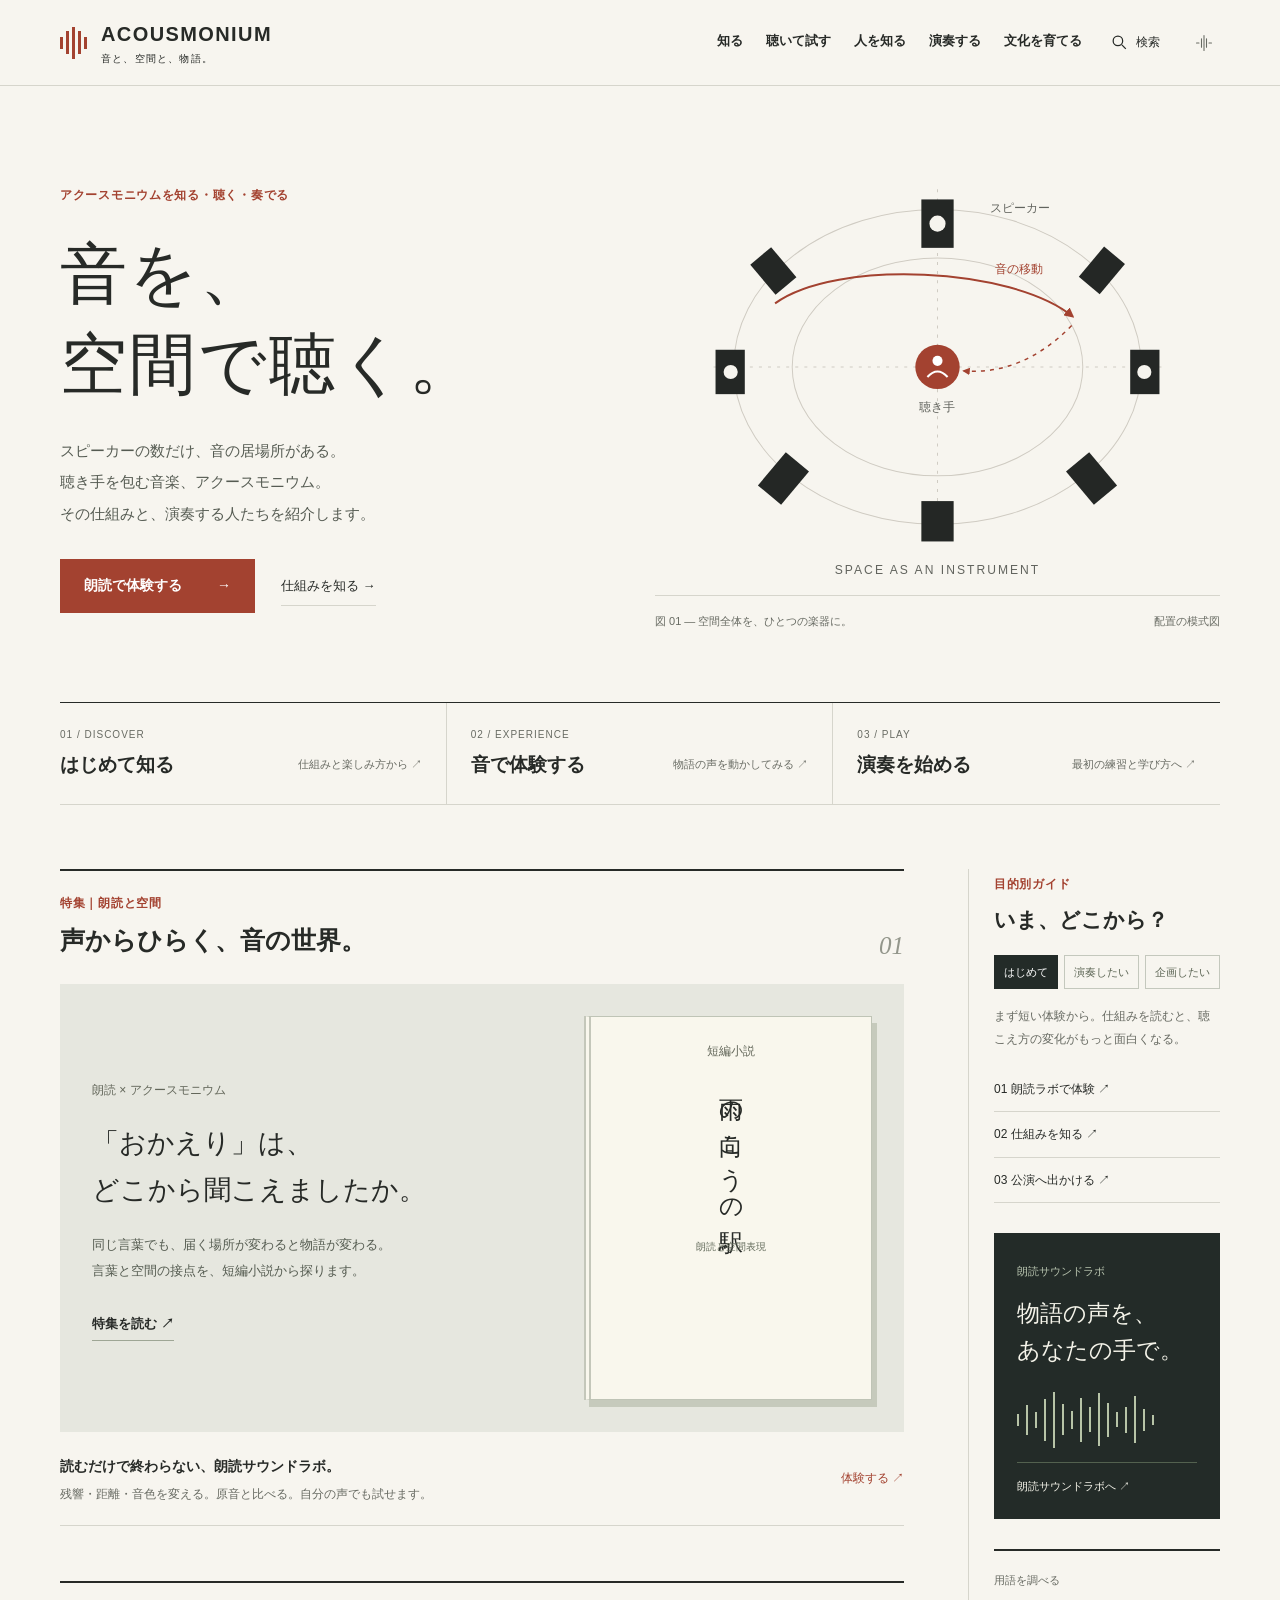
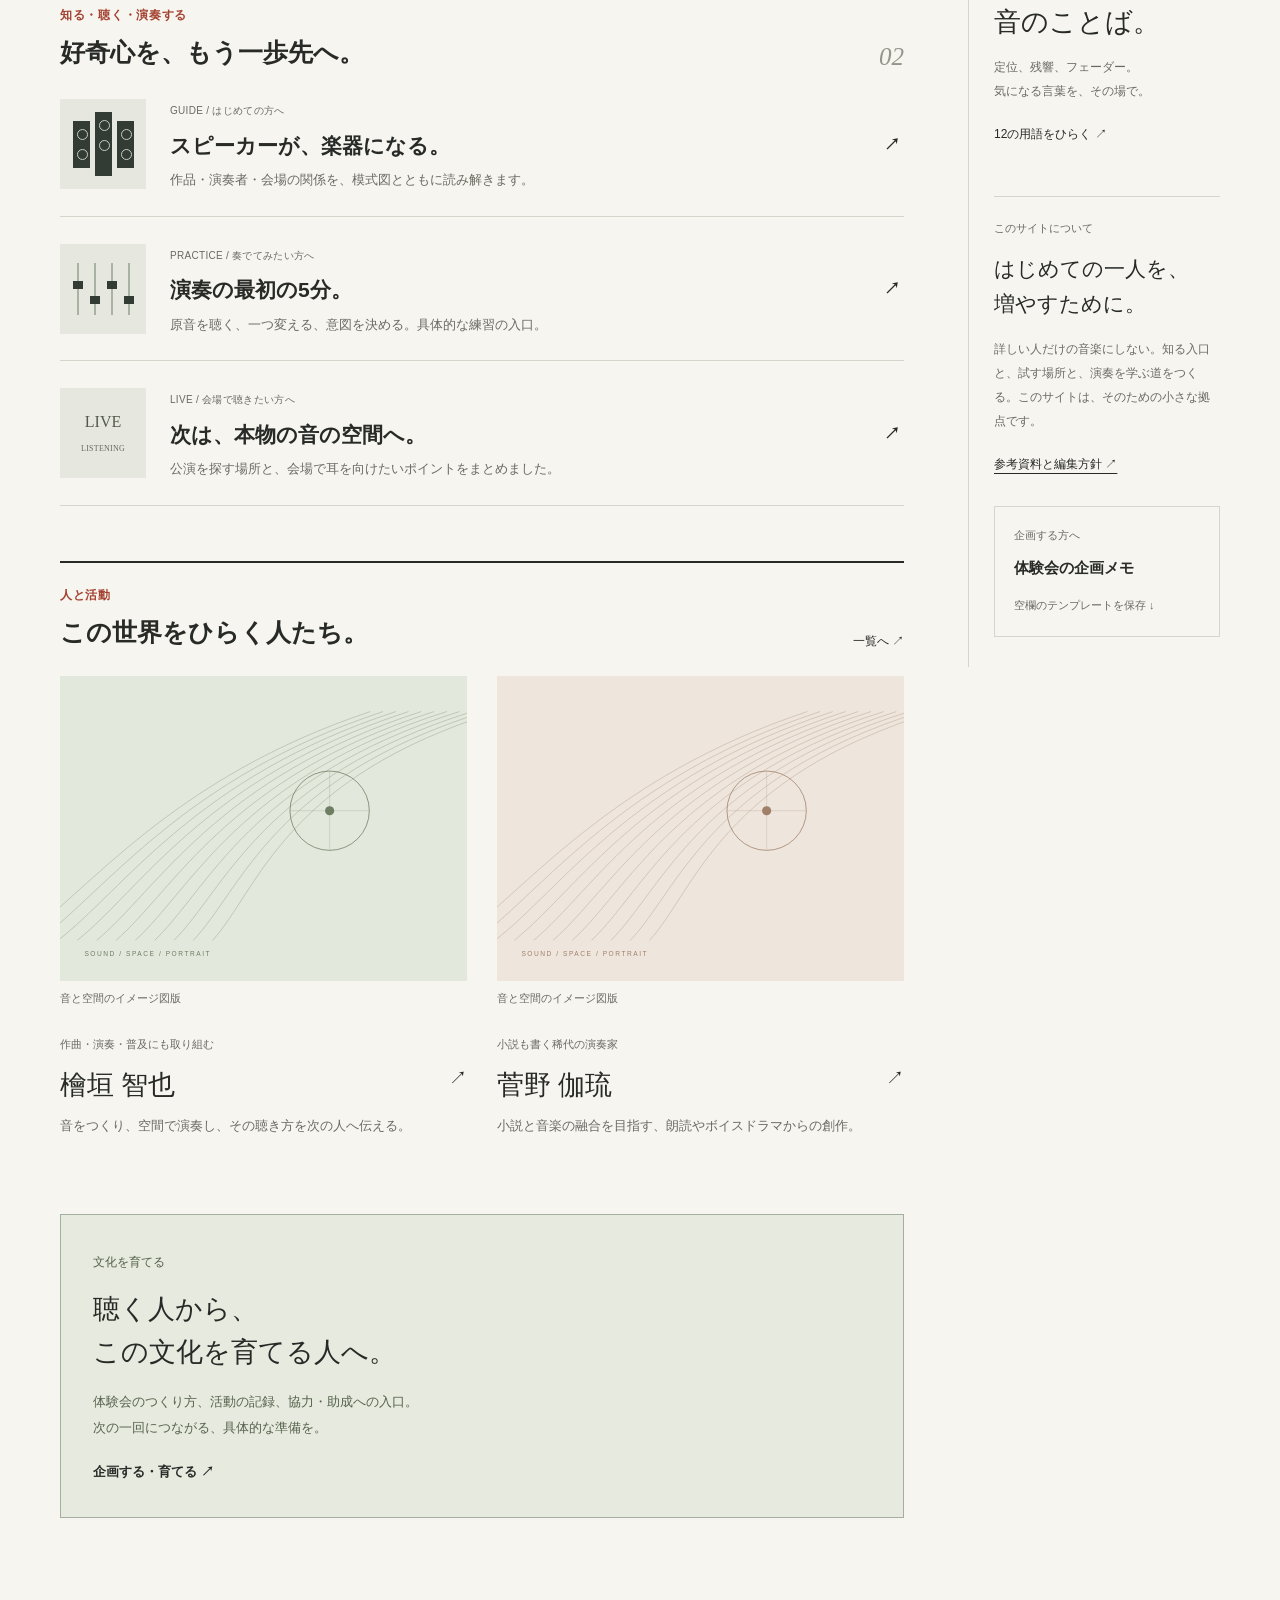
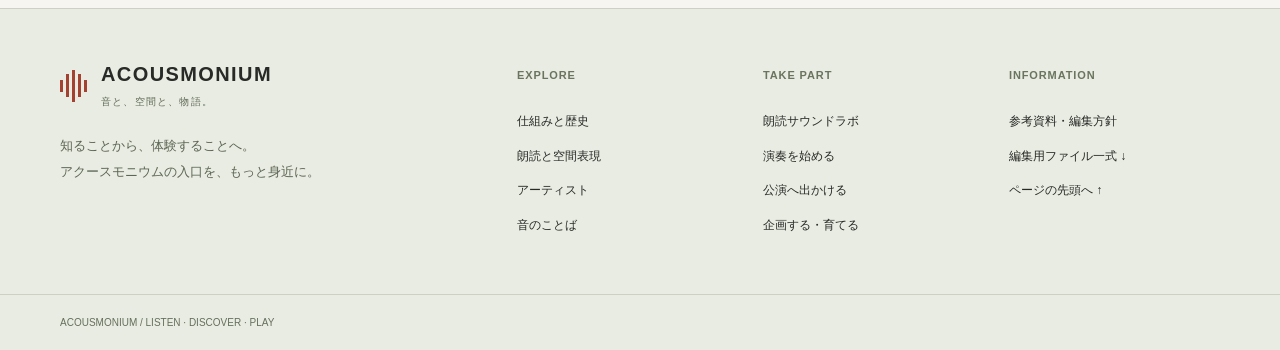
<file: index.html>
<!doctype html>
<html lang="ja">
  <head>
    <meta charset="utf-8" />
    <meta name="viewport" content="width=device-width,initial-scale=1" />
    <title>音の中に、入ってみる。 | ACOUSMONIUM</title>
    <meta
      name="description"
      content="アクースモニウムの仕組み、朗読体験、演奏者の活動、演奏を始めるためのガイド。音と空間の文化を、もっと身近に。"
    />
    <meta name="theme-color" content="#102c32" />
    <meta property="og:title" content="音の中に、入ってみる。 | ACOUSMONIUM" />
    <meta
      property="og:description"
      content="アクースモニウムの仕組み、朗読体験、演奏者の活動、演奏を始めるためのガイド。音と空間の文化を、もっと身近に。"
    />
    <meta property="og:type" content="website" />
    <link rel="icon" href="assets/favicon.svg" type="image/svg+xml" />
    <link rel="stylesheet" href="style.css" />
    <link rel="stylesheet" href="pages.css" />
    <link rel="stylesheet" href="editorial.css" />
  </head>
  <body id="top" class="home-page">
    <a class="skip-link" href="#main-content">本文へ移動</a>
    <div class="reading-progress" aria-hidden="true">
      <span id="reading-progress"></span>
    </div>

    <header class="masthead">
      <a class="brand" href="index.html"
        ><span class="brand-mark" aria-hidden="true"
          ><i></i><i></i><i></i><i></i><i></i></span
        ><span>ACOUSMONIUM<small>音と、空間と、物語。</small></span></a
      >
      <nav class="desktop-nav" aria-label="メインナビゲーション">
        <a href="about.html">知る</a><a href="lab.html">聴いて試す</a
        ><a href="artists.html">人を知る</a><a href="start.html">演奏する</a
        ><a href="organize.html">文化を育てる</a>
      </nav>
      <button class="search-trigger" type="button" aria-label="サイト内を検索">
        <svg viewBox="0 0 24 24" aria-hidden="true">
          <circle cx="10" cy="10" r="6"></circle>
          <path d="m15 15 5 5"></path></svg
        ><span>検索</span>
      </button>
      <button
        class="motion-toggle"
        type="button"
        aria-label="装飾の動きを止める"
        aria-pressed="false"
        title="装飾の動きを止める"
        hidden
      >
        <svg viewBox="0 0 24 24" aria-hidden="true">
          <path d="M3 12h3m3-5v10m3-14v18m3-14v10m3-5h3" />
          <path class="motion-off-line" d="M3 3l18 18" />
        </svg>
      </button>
      <details class="mobile-menu">
        <summary>メニュー</summary>
        <nav aria-label="モバイルナビゲーション">
          <a href="about.html">知る</a><a href="lab.html">聴いて試す</a
          ><a href="artists.html">人を知る</a><a href="start.html">演奏する</a
          ><a href="organize.html">文化を育てる</a
          ><a href="visit.html">公演を探す</a
          ><a href="glossary.html">音のことば</a>
        </nav>
      </details>
    </header>
    <main id="main-content">
      <section class="cover">
        <div class="cover-copy">
          <p class="category-label">アクースモニウムを知る・聴く・奏でる</p>
          <h1>音を、<br />空間で聴く。</h1>
          <p>
            スピーカーの数だけ、音の居場所がある。<br />聴き手を包む音楽、アクースモニウム。<br />その仕組みと、演奏する人たちを紹介します。
          </p>
          <div class="cover-actions">
            <a class="solid-button" href="lab.html"
              >朗読で体験する <span>→</span></a
            ><a href="about.html">仕組みを知る →</a>
          </div>
        </div>
        <figure class="sound-plate">
          <svg
            viewBox="0 0 560 440"
            role="img"
            aria-labelledby="plate-title plate-desc"
          >
            <title id="plate-title">聴き手を囲むスピーカー</title>
            <desc id="plate-desc">
              異なる場所のスピーカーへ音を配り、空間全体で演奏する考え方を表した模式図です。
            </desc>
            <defs>
              <marker
                id="arrow"
                viewBox="0 0 10 10"
                refX="8"
                refY="5"
                markerWidth="5"
                markerHeight="5"
                orient="auto-start-reverse"
              >
                <path d="M0 0L10 5L0 10Z" fill="#a34230"></path>
              </marker>
            </defs>
            <g fill="none" stroke="#d0ccc3">
              <ellipse cx="280" cy="214" rx="202" ry="156"></ellipse>
              <ellipse cx="280" cy="214" rx="144" ry="108"></ellipse>
              <path d="M58 214H502M280 38V386" stroke-dasharray="3 6"></path>
            </g>
            <g fill="#242725">
              <rect x="264" y="48" width="32" height="48"></rect>
              <rect
                x="104"
                y="99"
                width="27"
                height="39"
                transform="rotate(-40 118 119)"
              ></rect>
              <rect
                x="429"
                y="99"
                width="27"
                height="39"
                transform="rotate(40 443 119)"
              ></rect>
              <rect x="60" y="197" width="29" height="44"></rect>
              <rect x="471" y="197" width="29" height="44"></rect>
              <rect
                x="112"
                y="303"
                width="30"
                height="43"
                transform="rotate(40 127 325)"
              ></rect>
              <rect
                x="418"
                y="303"
                width="30"
                height="43"
                transform="rotate(-40 433 325)"
              ></rect>
              <rect x="264" y="347" width="32" height="40"></rect>
            </g>
            <g fill="#f6f4ee">
              <circle cx="280" cy="72" r="8"></circle>
              <circle cx="75" cy="219" r="7"></circle>
              <circle cx="485" cy="219" r="7"></circle>
            </g>
            <path
              d="M119 151C180 107 354 115 414 164"
              stroke="#a34230"
              stroke-width="2"
              fill="none"
              marker-end="url(#arrow)"
            ></path>
            <path
              d="M413 173C380 207 343 221 306 218"
              stroke="#a34230"
              stroke-width="1.5"
              stroke-dasharray="4 5"
              fill="none"
              marker-end="url(#arrow)"
            ></path>
            <circle cx="280" cy="214" r="22" fill="#a34230"></circle>
            <circle cx="280" cy="208" r="5" fill="#fff"></circle>
            <path
              d="M270 224Q280 213 290 224"
              stroke="#fff"
              stroke-width="2"
              fill="none"
            ></path>
            <g font-family="sans-serif" font-size="12" fill="#62645e">
              <text x="280" y="258" text-anchor="middle">聴き手</text>
              <text x="332" y="60">スピーカー</text>
              <text x="337" y="121" fill="#a34230">音の移動</text>
              <text x="280" y="419" text-anchor="middle" letter-spacing="2">
                SPACE AS AN INSTRUMENT
              </text>
            </g>
          </svg>
          <figcaption>
            <span>図 01 — 空間全体を、ひとつの楽器に。</span
            ><span>配置の模式図</span>
          </figcaption>
        </figure>
      </section>
      <nav class="entry-routes" aria-label="目的から選ぶ">
        <a href="about.html"
          ><span>01 / DISCOVER</span><b>はじめて知る</b
          ><small>仕組みと楽しみ方から ↗</small></a
        ><a href="lab.html"
          ><span>02 / EXPERIENCE</span><b>音で体験する</b
          ><small>物語の声を動かしてみる ↗</small></a
        ><a href="start.html"
          ><span>03 / PLAY</span><b>演奏を始める</b
          ><small>最初の練習と学び方へ ↗</small></a
        >
      </nav>
      <div class="home-layout">
        <div class="home-main">
          <section class="editorial-section">
            <div class="section-top">
              <div>
                <span class="category-label">特集｜朗読と空間</span>
                <h2>声からひらく、音の世界。</h2>
              </div>
              <span class="section-number">01</span>
            </div>
            <a class="feature-banner" href="story.html"
              ><div>
                <span>朗読 × アクースモニウム</span>
                <h3>「おかえり」は、<br />どこから聞こえましたか。</h3>
                <p>
                  同じ言葉でも、届く場所が変わると物語が変わる。<br />言葉と空間の接点を、短編小説から探ります。
                </p>
                <b>特集を読む ↗</b>
              </div>
              <div class="book-art" aria-hidden="true">
                <span>短編小説</span><strong>雨の向こうの駅</strong
                ><small>朗読と空間表現</small>
              </div></a
            >
            <div class="lab-ribbon">
              <span class="live-dot" aria-hidden="true"></span>
              <div>
                <b>読むだけで終わらない、朗読サウンドラボ。</b>
                <p>
                  残響・距離・音色を変える。原音と比べる。自分の声でも試せます。
                </p>
              </div>
              <a href="lab.html" aria-label="朗読サウンドラボへ">体験する ↗</a>
            </div>
          </section>
          <section class="editorial-section">
            <div class="section-top">
              <div>
                <span class="category-label">知る・聴く・演奏する</span>
                <h2>好奇心を、もう一歩先へ。</h2>
              </div>
              <span class="section-number">02</span>
            </div>
            <div class="reading-rows">
              <a href="about.html"
                ><div class="thumb speaker-thumb" aria-hidden="true">
                  <i></i><i></i><i></i>
                </div>
                <div>
                  <span>GUIDE / はじめての方へ</span>
                  <h3>スピーカーが、楽器になる。</h3>
                  <p>
                    作品・演奏者・会場の関係を、模式図とともに読み解きます。
                  </p>
                </div>
                <b>↗</b></a
              ><a href="start.html"
                ><div class="thumb fader-thumb" aria-hidden="true">
                  <i></i><i></i><i></i><i></i>
                </div>
                <div>
                  <span>PRACTICE / 奏でてみたい方へ</span>
                  <h3>演奏の最初の5分。</h3>
                  <p>
                    原音を聴く、一つ変える、意図を決める。具体的な練習の入口。
                  </p>
                </div>
                <b>↗</b></a
              ><a href="visit.html"
                ><div class="thumb seat-thumb" aria-hidden="true">
                  LIVE<br /><span>LISTENING</span>
                </div>
                <div>
                  <span>LIVE / 会場で聴きたい方へ</span>
                  <h3>次は、本物の音の空間へ。</h3>
                  <p>
                    公演を探す場所と、会場で耳を向けたいポイントをまとめました。
                  </p>
                </div>
                <b>↗</b></a
              >
            </div>
          </section>
          <section class="editorial-section">
            <div class="section-top">
              <div>
                <span class="category-label">人と活動</span>
                <h2>この世界をひらく人たち。</h2>
              </div>
              <a href="artists.html">一覧へ ↗</a>
            </div>
            <div class="artist-pair">
              <a href="higaki.html"
                ><figure class="person-image" data-person-figure="higaki">
                  <img
                    data-person="higaki"
                    src="assets/people/higaki-placeholder.svg"
                    alt="音と空間をモチーフにした図版（本人の写真ではありません）"
                    width="800"
                    height="600"
                    loading="lazy"
                    decoding="async"
                  />
                  <figcaption data-person-credit="higaki">
                    画像未設定
                  </figcaption>
                </figure>
                <div class="artist-info">
                  <span>作曲・演奏・普及にも取り組む</span>
                  <h3>檜垣 智也 <i>↗</i></h3>
                  <p>音をつくり、空間で演奏し、その聴き方を次の人へ伝える。</p>
                </div></a
              ><a href="kanno.html"
                ><figure class="person-image" data-person-figure="kanno">
                  <img
                    data-person="kanno"
                    src="assets/people/kanno-placeholder.svg"
                    alt="音と空間をモチーフにした図版（本人の写真ではありません）"
                    width="800"
                    height="600"
                    loading="lazy"
                    decoding="async"
                  />
                  <figcaption data-person-credit="kanno">
                    画像未設定
                  </figcaption>
                </figure>
                <div class="artist-info">
                  <span>小説も書く稀代の演奏家</span>
                  <h3>菅野 伽琉 <i>↗</i></h3>
                  <p>
                    小説と音楽の融合を目指す、朗読やボイスドラマからの創作。
                  </p>
                </div></a
              >
            </div>
          </section>
          <a class="grow-banner" href="organize.html"
            ><span>文化を育てる</span>
            <h2>聴く人から、<br />この文化を育てる人へ。</h2>
            <p>
              体験会のつくり方、活動の記録、協力・助成への入口。<br />次の一回につながる、具体的な準備を。
            </p>
            <b>企画する・育てる ↗</b></a
          >
        </div>
        <aside class="home-sidebar">
          <div class="sidebar-guide">
            <span class="side-eyebrow">目的別ガイド</span>
            <h2>いま、どこから？</h2>
            <div class="path-buttons" aria-label="関心に合わせた案内">
              <button type="button" data-path="first" aria-pressed="true">
                はじめて</button
              ><button type="button" data-path="play" aria-pressed="false">
                演奏したい</button
              ><button type="button" data-path="host" aria-pressed="false">
                企画したい
              </button>
            </div>
            <div id="path-panel">
              <p>
                まず短い体験から。仕組みを読むと、聴こえ方の変化がもっと面白くなる。
              </p>
              <a href="lab.html">01 朗読ラボで体験 ↗</a
              ><a href="about.html">02 仕組みを知る ↗</a
              ><a href="visit.html">03 公演へ出かける ↗</a>
            </div>
          </div>
          <a class="side-lab" href="lab.html"
            ><span>朗読サウンドラボ</span
            ><b>物語の声を、<br />あなたの手で。</b>
            <div class="mini-wave" aria-hidden="true">
              <i style="--h: 12px"></i><i style="--h: 30px"></i
              ><i style="--h: 16px"></i><i style="--h: 42px"></i
              ><i style="--h: 56px"></i><i style="--h: 31px"></i
              ><i style="--h: 18px"></i><i style="--h: 44px"></i
              ><i style="--h: 25px"></i><i style="--h: 53px"></i
              ><i style="--h: 34px"></i><i style="--h: 15px"></i
              ><i style="--h: 26px"></i><i style="--h: 47px"></i
              ><i style="--h: 22px"></i><i style="--h: 10px"></i>
            </div>
            <small>朗読サウンドラボへ ↗</small></a
          ><a class="dictionary-banner" href="glossary.html"
            ><span>用語を調べる</span><b>音のことば。</b>
            <p>定位、残響、フェーダー。<br />気になる言葉を、その場で。</p>
            <i>12の用語をひらく ↗</i></a
          >
          <div class="editor-note">
            <span>このサイトについて</span>
            <h3>はじめての一人を、<br />増やすために。</h3>
            <p>
              詳しい人だけの音楽にしない。知る入口と、試す場所と、演奏を学ぶ道をつくる。このサイトは、そのための小さな拠点です。
            </p>
            <a href="sources.html">参考資料と編集方針 ↗</a>
          </div>
          <a
            class="side-download"
            href="assets/project-template.txt"
            download=""
            ><span>企画する方へ</span><b>体験会の企画メモ</b
            ><small>空欄のテンプレートを保存 ↓</small></a
          >
        </aside>
      </div>
    </main>

    <footer class="site-footer">
      <div>
        <a class="brand" href="index.html"
          ><span class="brand-mark" aria-hidden="true"
            ><i></i><i></i><i></i><i></i><i></i></span
          ><span>ACOUSMONIUM<small>音と、空間と、物語。</small></span></a
        >
        <p>
          知ることから、体験することへ。<br />アクースモニウムの入口を、もっと身近に。
        </p>
        <small
          ></small
        >
      </div>
      <div>
        <b>EXPLORE</b><a href="about.html">仕組みと歴史</a
        ><a href="story.html">朗読と空間表現</a
        ><a href="artists.html">アーティスト</a
        ><a href="glossary.html">音のことば</a>
      </div>
      <div>
        <b>TAKE PART</b><a href="lab.html">朗読サウンドラボ</a
        ><a href="start.html">演奏を始める</a
        ><a href="visit.html">公演へ出かける</a
        ><a href="organize.html">企画する・育てる</a>
      </div>
      <div>
        <b>INFORMATION</b><a href="sources.html">参考資料・編集方針</a
        ><a href="source.zip" download="">編集用ファイル一式 ↓</a
        ><a href="#top">ページの先頭へ ↑</a>
      </div>
    </footer>
    <div class="footer-bottom">
      <span>ACOUSMONIUM / LISTEN · DISCOVER · PLAY</span
      ><span></span>
    </div>
    <dialog id="site-search" aria-labelledby="search-title">
      <div class="search-heading">
        <h2 id="search-title">気になることから、探す。</h2>
        <button id="search-close" type="button" aria-label="検索を閉じる">
          ×
        </button>
      </div>
      <label for="search-query">キーワード</label
      ><input
        id="search-query"
        type="search"
        placeholder="例：朗読、檜垣、演奏、助成"
        autocomplete="off"
      />
      <p id="search-count" role="status"></p>
      <div id="search-results"></div>
    </dialog>
    <script src="search-index.js"></script>
    <script src="editorial.js"></script>

    <script src="image-settings.js"></script>
    <script src="site-enhancements.js"></script>
  </body>
</html>
</file>
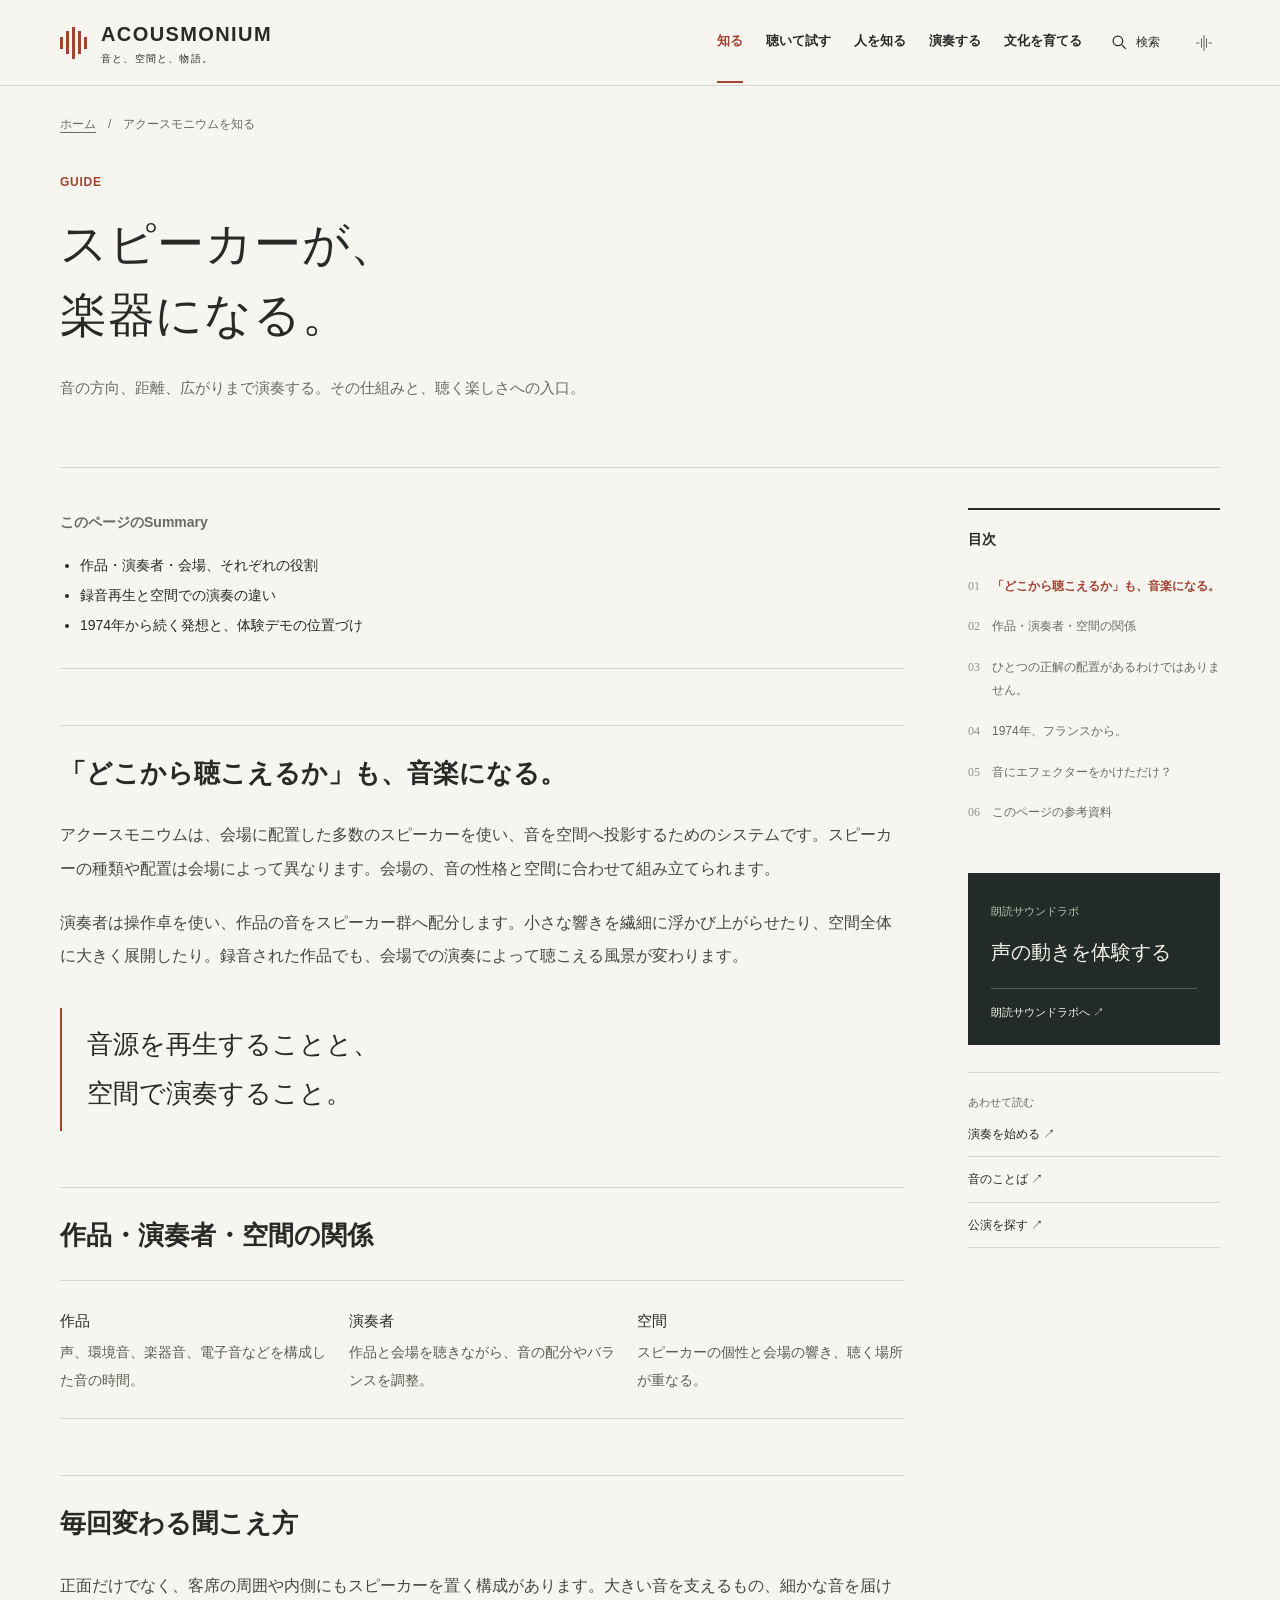
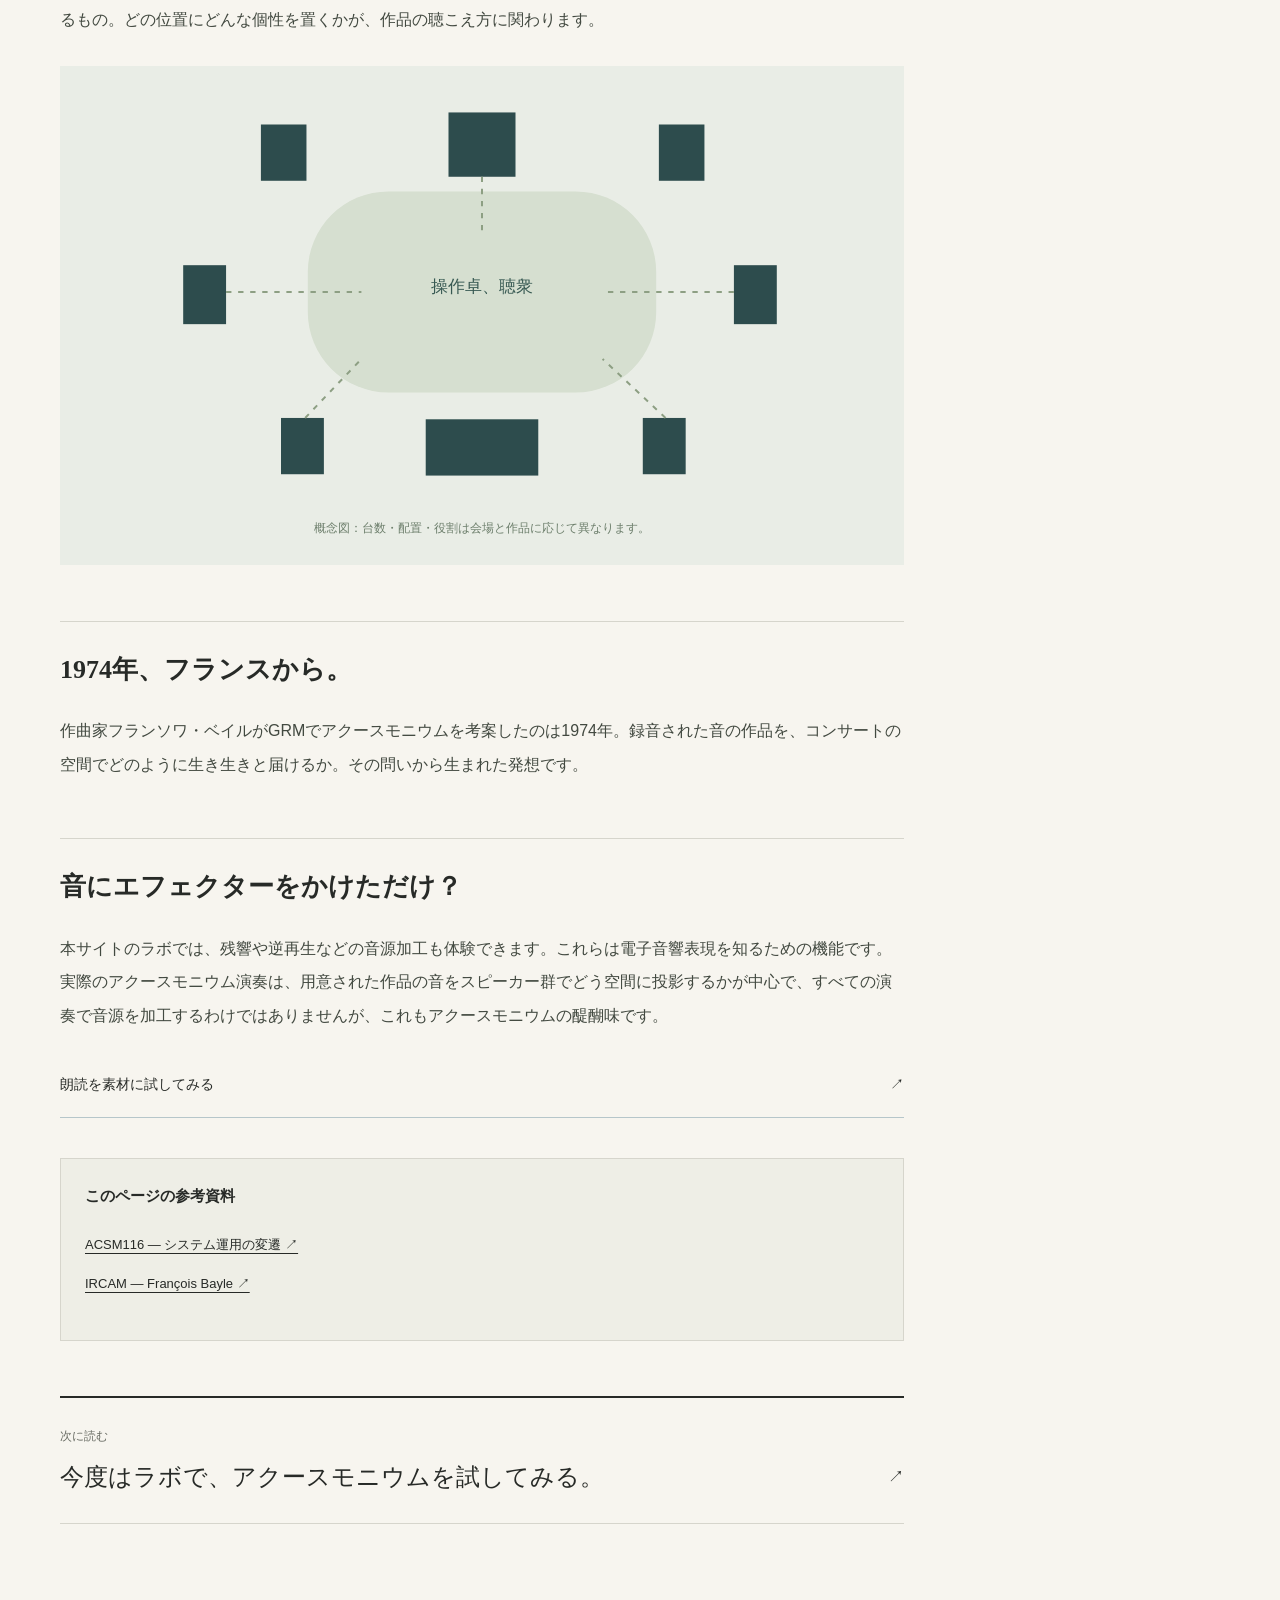
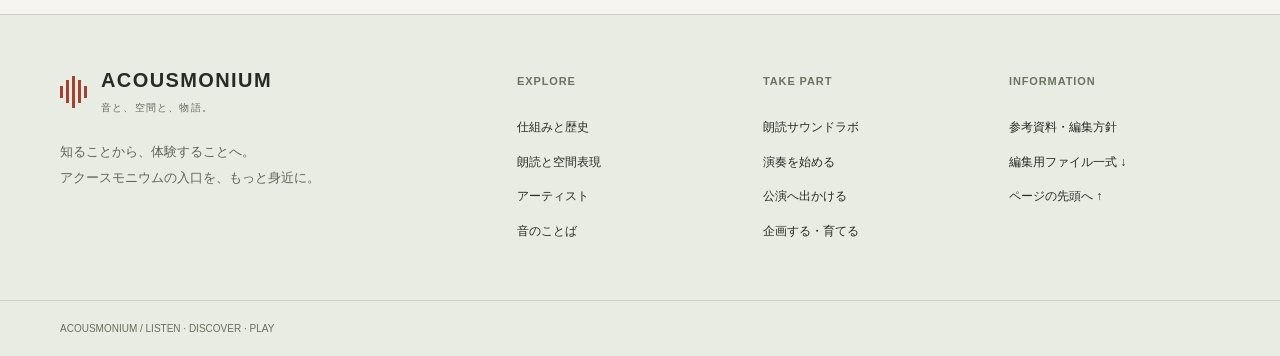
<file: about.html>
<!doctype html>
<html lang="ja">
  <head>
    <meta charset="utf-8" />
    <meta name="viewport" content="width=device-width,initial-scale=1" />
    <title>アクースモニウムを知る | ACOUSMONIUM</title>
    <meta
      name="description"
      content="音の方向、距離、広がりまで演奏する。その仕組みと、聴く楽しさへの入口。"
    />
    <meta name="theme-color" content="#102c32" />
    <meta property="og:title" content="アクースモニウムを知る | ACOUSMONIUM" />
    <meta
      property="og:description"
      content="音の方向、距離、広がりまで演奏する。その仕組みと、聴く楽しさへの入口。"
    />
    <meta property="og:type" content="website" />
    <link rel="icon" href="assets/favicon.svg" type="image/svg+xml" />
    <link rel="stylesheet" href="style.css" />
    <link rel="stylesheet" href="pages.css" />
    <link rel="stylesheet" href="editorial.css" />
  </head>
  <body id="top" class="article-page">
    <a class="skip-link" href="#main-content">本文へ移動</a>
    <div class="reading-progress" aria-hidden="true">
      <span id="reading-progress"></span>
    </div>

    <header class="masthead">
      <a class="brand" href="index.html"
        ><span class="brand-mark" aria-hidden="true"
          ><i></i><i></i><i></i><i></i><i></i></span
        ><span>ACOUSMONIUM<small>音と、空間と、物語。</small></span></a
      >
      <nav class="desktop-nav" aria-label="メインナビゲーション">
        <a href="about.html">知る</a><a href="lab.html">聴いて試す</a
        ><a href="artists.html">人を知る</a><a href="start.html">演奏する</a
        ><a href="organize.html">文化を育てる</a>
      </nav>
      <button class="search-trigger" type="button" aria-label="サイト内を検索">
        <svg viewBox="0 0 24 24" aria-hidden="true">
          <circle cx="10" cy="10" r="6"></circle>
          <path d="m15 15 5 5"></path></svg
        ><span>検索</span>
      </button>
      <button
        class="motion-toggle"
        type="button"
        aria-label="装飾の動きを止める"
        aria-pressed="false"
        title="装飾の動きを止める"
        hidden
      >
        <svg viewBox="0 0 24 24" aria-hidden="true">
          <path d="M3 12h3m3-5v10m3-14v18m3-14v10m3-5h3" />
          <path class="motion-off-line" d="M3 3l18 18" />
        </svg>
      </button>
      <details class="mobile-menu">
        <summary>メニュー</summary>
        <nav aria-label="モバイルナビゲーション">
          <a href="about.html">知る</a><a href="lab.html">聴いて試す</a
          ><a href="artists.html">人を知る</a><a href="start.html">演奏する</a
          ><a href="organize.html">文化を育てる</a
          ><a href="visit.html">公演を探す</a
          ><a href="glossary.html">音のことば</a>
        </nav>
      </details>
    </header>
    <main id="main-content">
      <div class="article-intro">
        <div class="breadcrumbs">
          <a href="index.html">ホーム</a><span>/</span
          ><span>アクースモニウムを知る</span>
        </div>
        <div class="article-title-row">
          <div>
            <p class="category-label">GUIDE</p>
            <h1>スピーカーが、<br />楽器になる。</h1>
            <p class="deck">
              音の方向、距離、広がりまで演奏する。その仕組みと、聴く楽しさへの入口。
            </p>
            <div class="article-meta">
              <span></span><span></span>
            </div>
          </div>
        </div>
      </div>
      <div class="article-layout">
        <article class="reading-body">
          <div class="article-summary">
            <h2>このページのSummary</h2>
            <ul>
              <li>作品・演奏者・会場、それぞれの役割</li>
              <li>録音再生と空間での演奏の違い</li>
              <li>1974年から続く発想と、体験デモの位置づけ</li>
            </ul>
          </div>
          <details class="mobile-toc">
            <summary>目次を開く</summary>
            <nav aria-label="記事内の目次">
              <a href="#section-1"
                ><span>01</span>「どこから聴こえるか」も、音楽になる。</a
              ><a href="#section-2"><span>02</span>作品・演奏者・空間の関係</a
              ><a href="#section-3"
                ><span>03</span>ひとつの正解の配置があるわけではありません。</a
              ><a href="#section-4"><span>04</span>1974年、フランスから。</a
              ><a href="#section-5"
                ><span>05</span
                >なにか説明を。</a
              ><a href="#section-6"><span>06</span>このページの参考資料</a>
            </nav>
          </details>
          <h2 id="section-1">「どこから聴こえるか」も、音楽になる。</h2>
          <p>
            アクースモニウムは、会場に配置した多数のスピーカーを使い、音を空間へ投影するためのシステムです。スピーカーの種類や配置は会場によって異なります。会場の、音の性格と空間に合わせて組み立てられます。
          </p>
          <p>
            演奏者は操作卓を使い、作品の音をスピーカー群へ配分します。小さな響きを繊細に浮かび上がらせたり、空間全体に大きく展開したり。録音された作品でも、会場での演奏によって聴こえる風景が変わります。
          </p>
          <div class="pullquote">
            音源を再生することと、<br />空間で演奏すること。
          </div>
          <h2 id="section-2">作品・演奏者・空間の関係</h2>
          <div class="steps">
            <div>
              <b>作品</b>
              <p>声、環境音、楽器音、電子音などを構成した音の時間。</p>
            </div>
            <div>
              <b>演奏者</b>
              <p>作品と会場を聴きながら、音の配分やバランスを調整。</p>
            </div>
            <div>
              <b>空間</b>
              <p>スピーカーの個性と会場の響き、聴く場所が重なる。</p>
            </div>
          </div>
          <h2 id="section-3">毎回変わる聞こえ方</h2>
          <p>
            正面だけでなく、客席の周囲や内側にもスピーカーを置く構成があります。大きい音を支えるもの、細かな音を届けるもの。どの位置にどんな個性を置くかが、作品の聴こえ方に関わります。
          <figure class="speaker-diagram">
            <svg
              viewBox="0 0 600 310"
              role="img"
              aria-label="聴衆の前後左右にスピーカーを配置し、操作卓から音を配分する模式図"
            >
              <rect
                x="170"
                y="75"
                width="260"
                height="150"
                rx="60"
                class="audience"
              ></rect>
              <text x="300" y="150">操作卓、聴衆
              </text>
              <g class="speaker-box">
                <rect x="135" y="25" width="34" height="42"></rect>
                <rect x="275" y="16" width="50" height="48"></rect>
                <rect x="432" y="25" width="34" height="42"></rect>
                <rect x="77" y="130" width="32" height="44"></rect>
                <rect x="488" y="130" width="32" height="44"></rect>
                <rect x="150" y="244" width="32" height="42"></rect>
                <rect x="420" y="244" width="32" height="42"></rect>
                <rect x="258" y="245" width="84" height="42" ></rect>
              </g>
              <path
                d="M300 64V105M109 150H210M488 150H390M168 244L210 200M437 244L390 200"
              ></path>
              
              
            </svg>
            <figcaption>
              概念図：台数・配置・役割は会場と作品に応じて異なります。
            </figcaption>
          </figure>
          <h2 id="section-4">1974年、フランスから。</h2>
          <p>
            作曲家フランソワ・ベイルがGRMでアクースモニウムを考案したのは1974年。録音された音の作品を、コンサートの空間でどのように生き生きと届けるか。その問いから生まれた発想です。
          </p>
          <h2 id="section-5">
            音にエフェクターをかけただけ？
          </h2>
          <p>
            本サイトのラボでは、残響や逆再生などの音源加工も体験できます。これらは電子音響表現を知るための機能です。実際のアクースモニウム演奏は、用意された作品の音をスピーカー群でどう空間に投影するかが中心で、すべての演奏で音源を加工するわけではありませんが、これもアクースモニウムの醍醐味です。
          </p>
          <a class="text-link" href="lab.html"
            >朗読を素材に試してみる <span>↗</span></a
          >
          <section class="source-box">
            <h2 id="section-6">このページの参考資料</h2>
            <a
              href="https://acsm116.com/acousmonium/"
              target="_blank"
              rel="noopener"
              >ACSM116 — システム運用の変遷 ↗</a
            ><a
              href="https://ressources.ircam.fr/fr/francois-bayle"
              target="_blank"
              rel="noopener"
              >IRCAM — François Bayle ↗</a
            >
            <p></p>
          </section>
          <a class="next-reading" href="lab.html"
            ><span>次に読む</span><b>今度はラボで、アクースモニウムを試してみる。</b><i>↗</i></a
          >
        </article>
        <aside class="article-sidebar">
          <div class="sticky-sidebar">
            <nav class="toc" aria-label="このページの目次">
              <h2>目次</h2>
              <a href="#section-1"
                ><span>01</span>「どこから聴こえるか」も、音楽になる。</a
              ><a href="#section-2"><span>02</span>作品・演奏者・空間の関係</a
              ><a href="#section-3"
                ><span>03</span>ひとつの正解の配置があるわけではありません。</a
              ><a href="#section-4"><span>04</span>1974年、フランスから。</a
              ><a href="#section-5"
                ><span>05</span
                >音にエフェクターをかけただけ？</a
              ><a href="#section-6"><span>06</span>このページの参考資料</a>
            </nav>
            <a class="side-lab" href="lab.html"
              ><span>朗読サウンドラボ</span><b>声の動きを体験する</b>

              <small>朗読サウンドラボへ ↗</small></a
            >
            <div class="related-side">
              <span>あわせて読む</span><a href="start.html">演奏を始める ↗</a
              ><a href="glossary.html">音のことば ↗</a
              ><a href="visit.html">公演を探す ↗</a>
            </div>
          </div>
        </aside>
      </div>
    </main>

    <footer class="site-footer">
      <div>
        <a class="brand" href="index.html"
          ><span class="brand-mark" aria-hidden="true"
            ><i></i><i></i><i></i><i></i><i></i></span
          ><span>ACOUSMONIUM<small>音と、空間と、物語。</small></span></a
        >
        <p>
          知ることから、体験することへ。<br />アクースモニウムの入口を、もっと身近に。
        </p>
        <small
          ></small
        >
      </div>
      <div>
        <b>EXPLORE</b><a href="about.html">仕組みと歴史</a
        ><a href="story.html">朗読と空間表現</a
        ><a href="artists.html">アーティスト</a
        ><a href="glossary.html">音のことば</a>
      </div>
      <div>
        <b>TAKE PART</b><a href="lab.html">朗読サウンドラボ</a
        ><a href="start.html">演奏を始める</a
        ><a href="visit.html">公演へ出かける</a
        ><a href="organize.html">企画する・育てる</a>
      </div>
      <div>
        <b>INFORMATION</b><a href="sources.html">参考資料・編集方針</a
        ><a href="source.zip" download="">編集用ファイル一式 ↓</a
        ><a href="#top">ページの先頭へ ↑</a>
      </div>
    </footer>
    <div class="footer-bottom">
      <span>ACOUSMONIUM / LISTEN · DISCOVER · PLAY</span
      ><span></span>
    </div>
    <dialog id="site-search" aria-labelledby="search-title">
      <div class="search-heading">
        <h2 id="search-title">気になることから、探す。</h2>
        <button id="search-close" type="button" aria-label="検索を閉じる">
          ×
        </button>
      </div>
      <label for="search-query">キーワード</label
      ><input
        id="search-query"
        type="search"
        placeholder="例：朗読、歴史、演奏、スピーカー"
        autocomplete="off"
      />
      <p id="search-count" role="status"></p>
      <div id="search-results"></div>
    </dialog>
    <script src="search-index.js"></script>
    <script src="editorial.js"></script>

    <script src="image-settings.js"></script>
    <script src="site-enhancements.js"></script>
  </body>
</html>
</file>
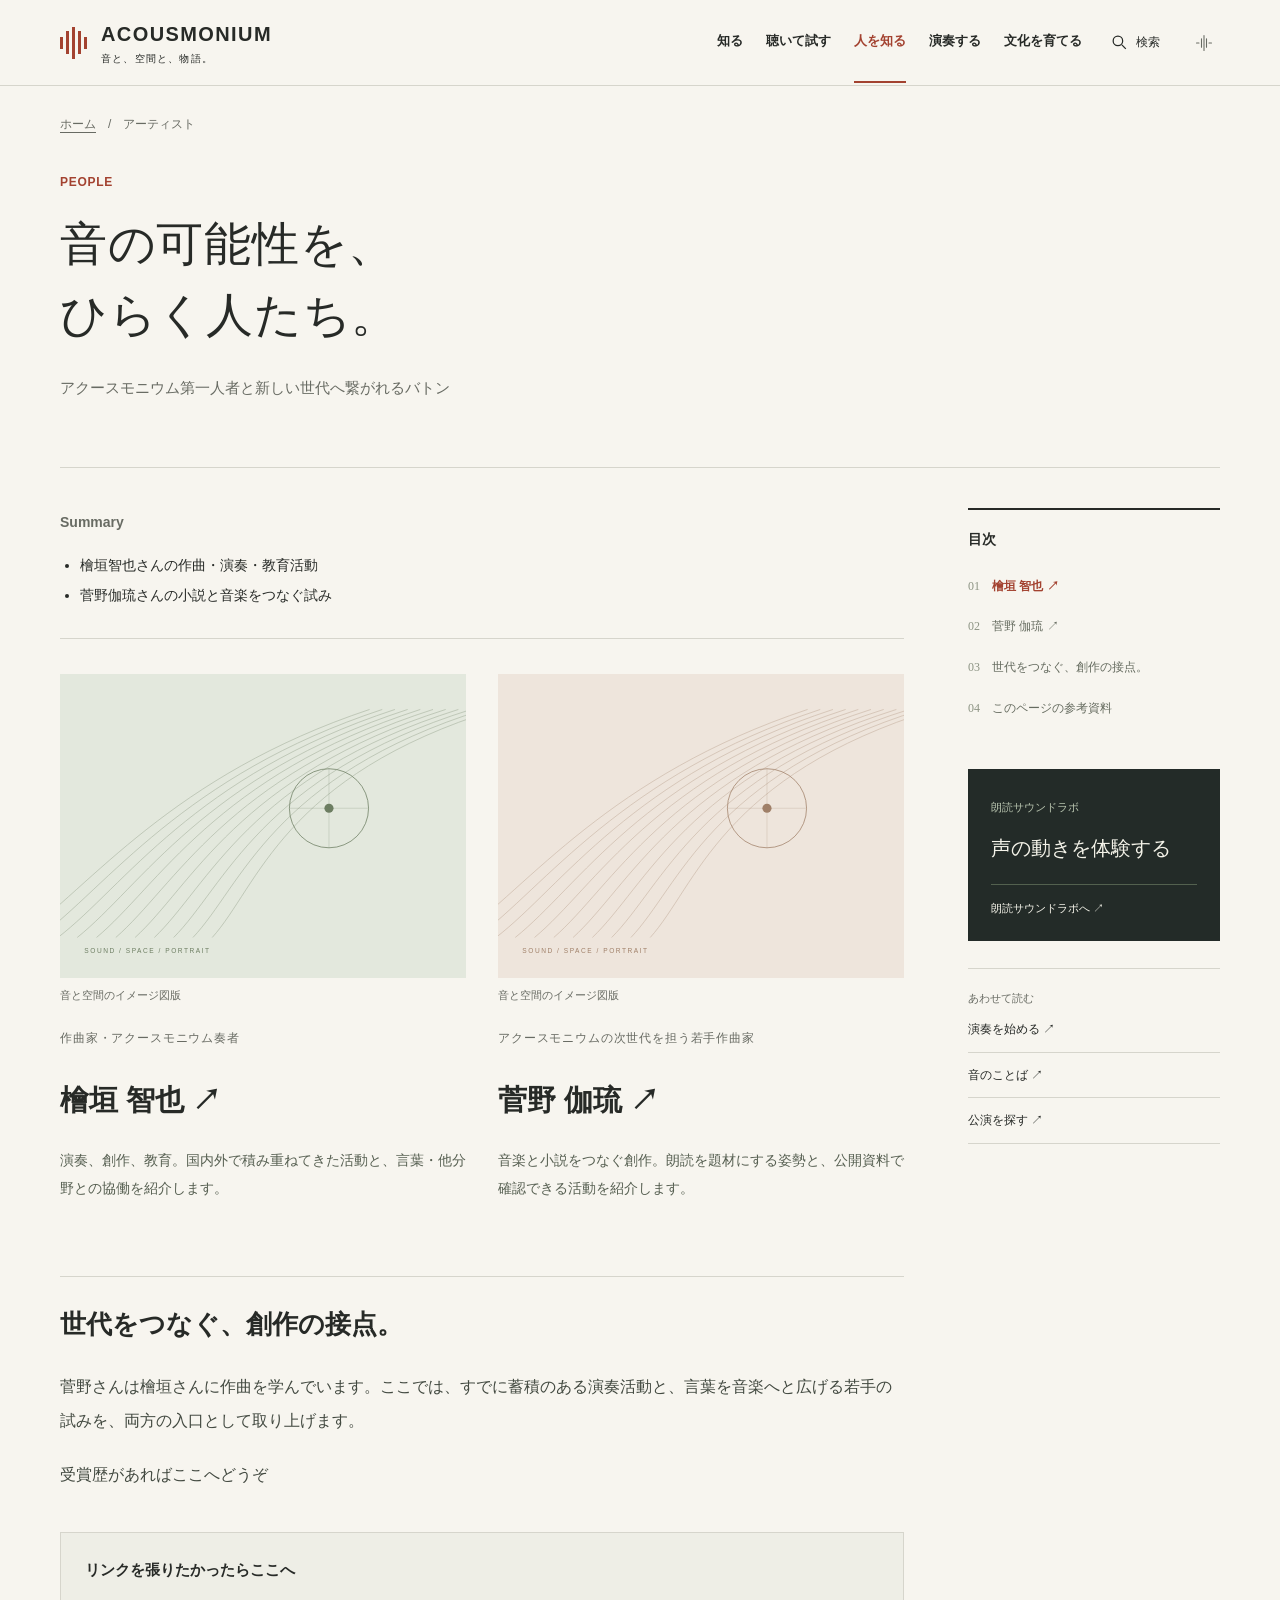
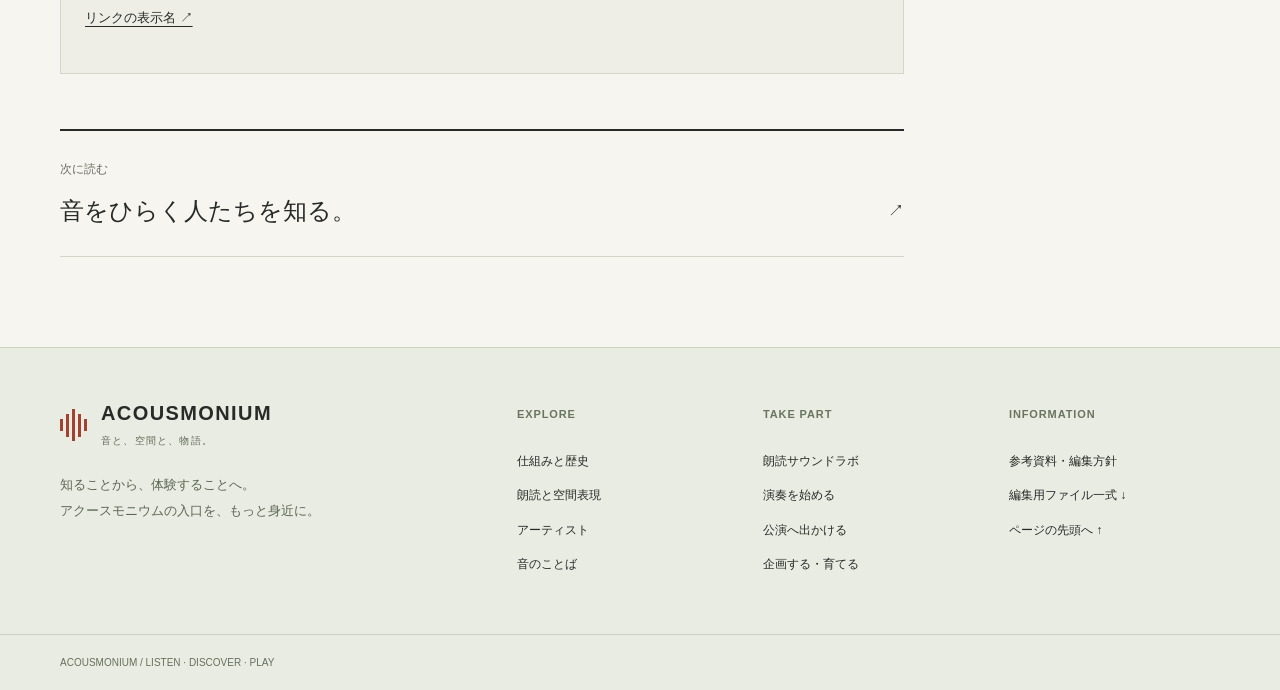
<file: artists.html>
<!doctype html>
<html lang="ja">
  <head>
    <meta charset="utf-8" />
    <meta name="viewport" content="width=device-width,initial-scale=1" />
    <title>アーティスト | ACOUSMONIUM</title>
    <meta
      name="description"
      content=”あ”
    />
    <meta name="theme-color" content="#102c32" />
    <meta property="og:title" content="アーティスト | ACOUSMONIUM" />
    <meta
      property="og:description"
      content="あ"
    />
    <meta property="og:type" content="website" />
    <link rel="icon" href="assets/favicon.svg" type="image/svg+xml" />
    <link rel="stylesheet" href="style.css" />
    <link rel="stylesheet" href="pages.css" />
    <link rel="stylesheet" href="editorial.css" />
  </head>
  <body id="top" class="article-page">
    <a class="skip-link" href="#main-content">本文へ移動</a>
    <div class="reading-progress" aria-hidden="true">
      <span id="reading-progress"></span>
    </div>

    <header class="masthead">
      <a class="brand" href="index.html"
        ><span class="brand-mark" aria-hidden="true"
          ><i></i><i></i><i></i><i></i><i></i></span
        ><span>ACOUSMONIUM<small>音と、空間と、物語。</small></span></a
      >
      <nav class="desktop-nav" aria-label="メインナビゲーション">
        <a href="about.html">知る</a><a href="lab.html">聴いて試す</a
        ><a href="artists.html">人を知る</a><a href="start.html">演奏する</a
        ><a href="organize.html">文化を育てる</a>
      </nav>
      <button class="search-trigger" type="button" aria-label="サイト内を検索">
        <svg viewBox="0 0 24 24" aria-hidden="true">
          <circle cx="10" cy="10" r="6"></circle>
          <path d="m15 15 5 5"></path></svg
        ><span>検索</span>
      </button>
      <button
        class="motion-toggle"
        type="button"
        aria-label="装飾の動きを止める"
        aria-pressed="false"
        title="装飾の動きを止める"
        hidden
      >
        <svg viewBox="0 0 24 24" aria-hidden="true">
          <path d="M3 12h3m3-5v10m3-14v18m3-14v10m3-5h3" />
          <path class="motion-off-line" d="M3 3l18 18" />
        </svg>
      </button>
      <details class="mobile-menu">
        <summary>メニュー</summary>
        <nav aria-label="モバイルナビゲーション">
          <a href="about.html">知る</a><a href="lab.html">聴いて試す</a
          ><a href="artists.html">人を知る</a><a href="start.html">演奏する</a
          ><a href="organize.html">文化を育てる</a
          ><a href="visit.html">公演を探す</a
          ><a href="glossary.html">音のことば</a>
        </nav>
      </details>
    </header>
    <main id="main-content">
      <div class="article-intro">
        <div class="breadcrumbs">
          <a href="index.html">ホーム</a><span>/</span><span>アーティスト</span>
        </div>
        <div class="article-title-row">
          <div>
            <p class="category-label">PEOPLE</p>
            <h1>音の可能性を、<br />ひらく人たち。</h1>
            <p class="deck">
              アクースモニウム第一人者と新しい世代へ繋がれるバトン
            </p>
            <div class="article-meta">
              <span></span><span></span>
            </div>
          </div>
        </div>
      </div>
      <div class="article-layout">
        <article class="reading-body">
          <div class="article-summary">
            <h2>Summary</h2>
            <ul>
              <li>檜垣智也さんの作曲・演奏・教育活動</li>
              <li>菅野伽琉さんの小説と音楽をつなぐ試み</li>
            </ul>
          </div>
          <details class="mobile-toc">
            <summary>目次を開く</summary>
            <nav aria-label="記事内の目次">
              <a href="#section-1"><span>01</span>檜垣 智也 ↗</a
              ><a href="#section-2"><span>02</span>菅野 伽琉 ↗</a
              ><a href="#section-3"><span>03</span>世代をつなぐ、創作の接点。</a
              ><a href="#section-4"><span>04</span>このページの参考資料</a>
            </nav>
          </details>
          <div class="people-grid">
            <a class="person-card" href="higaki.html"
              ><figure class="person-image" data-person-figure="higaki">
                <img
                  data-person="higaki"
                  src="assets/people/higaki-placeholder.svg"
                  alt="音と空間をモチーフにした図版（本人の写真ではありません）"
                  width="800"
                  height="600"
                  loading="lazy"
                  decoding="async"
                />
                <figcaption data-person-credit="higaki">
                  コメント
                </figcaption>
              </figure>
              <span class="tag">作曲家・アクースモニウム奏者</span>
              <h2 id="section-1">檜垣 智也 ↗</h2>
              <p>
                演奏、創作、教育。国内外で積み重ねてきた活動と、言葉・他分野との協働を紹介します。
              </p></a
            ><a class="person-card" href="kanno.html"
              ><figure class="person-image" data-person-figure="kanno">
                <img
                  data-person="kanno"
                  src="assets/people/kanno-placeholder.svg"
                  alt="音と空間をモチーフにした版（本人の写真ではありません）"
                  width="800"
                  height="600"
                  loading="lazy"
                  decoding="async"
                />
                <figcaption data-person-credit="kanno">
                  コメント
                </figcaption>
              </figure>
              <span class="tag">アクースモニウムの次世代を担う若手作曲家</span>
              <h2 id="section-2">菅野 伽琉 ↗</h2>
              <p>
                音楽と小説をつなぐ創作。朗読を題材にする姿勢と、公開資料で確認できる活動を紹介します。
              </p></a
            >
          </div>
          <div class="editorial">
            <h2 id="section-3">世代をつなぐ、創作の接点。</h2>
            <p>
              
              菅野さんは檜垣さんに作曲を学んでいます。ここでは、すでに蓄積のある演奏活動と、言葉を音楽へと広げる若手の試みを、両方の入口として取り上げます。
            </p>
            <p>
              受賞歴があればここへどうぞ
            </p>
          </div>
          <section class="source-box">
            <h2 id="section-4">リンクを張りたかったらここへ</h2>
            <a
              href="https://motokiohkubo.net/event/aobane2026/"
              target="_blank"
              rel="noopener"
              >リンクの表示名 ↗</a
            >
            <p></p>
          </section>
          <a class="next-reading" href="artists.html"
            ><span>次に読む</span><b>音をひらく人たちを知る。</b><i>↗</i></a
          >
        </article>
        <aside class="article-sidebar">
          <div class="sticky-sidebar">
            <nav class="toc" aria-label="このページの目次">
              <h2>目次</h2>
              <a href="#section-1"><span>01</span>檜垣 智也 ↗</a
              ><a href="#section-2"><span>02</span>菅野 伽琉 ↗</a
              ><a href="#section-3"><span>03</span>世代をつなぐ、創作の接点。</a
              ><a href="#section-4"><span>04</span>このページの参考資料</a>
            </nav>
            <a class="side-lab" href="lab.html"
              ><span>朗読サウンドラボ</span><b>声の動きを体験する</b>

              <small>朗読サウンドラボへ ↗</small></a
            >
            <div class="related-side">
              <span>あわせて読む</span><a href="start.html">演奏を始める ↗</a
              ><a href="glossary.html">音のことば ↗</a
              ><a href="visit.html">公演を探す ↗</a>
            </div>
          </div>
        </aside>
      </div>
    </main>

    <footer class="site-footer">
      <div>
        <a class="brand" href="index.html"
          ><span class="brand-mark" aria-hidden="true"
            ><i></i><i></i><i></i><i></i><i></i></span
          ><span>ACOUSMONIUM<small>音と、空間と、物語。</small></span></a
        >
        <p>
          知ることから、体験することへ。<br />アクースモニウムの入口を、もっと身近に。
        </p>
        <small
          ></small
        >
      </div>
      <div>
        <b>EXPLORE</b><a href="about.html">仕組みと歴史</a
        ><a href="story.html">朗読と空間表現</a
        ><a href="artists.html">アーティスト</a
        ><a href="glossary.html">音のことば</a>
      </div>
      <div>
        <b>TAKE PART</b><a href="lab.html">朗読サウンドラボ</a
        ><a href="start.html">演奏を始める</a
        ><a href="visit.html">公演へ出かける</a
        ><a href="organize.html">企画する・育てる</a>
      </div>
      <div>
        <b>INFORMATION</b><a href="sources.html">参考資料・編集方針</a
        ><a href="source.zip" download="">編集用ファイル一式 ↓</a
        ><a href="#top">ページの先頭へ ↑</a>
      </div>
    </footer>
    <div class="footer-bottom">
      <span>ACOUSMONIUM / LISTEN · DISCOVER · PLAY</span
      ><span></span>
    </div>
    <dialog id="site-search" aria-labelledby="search-title">
      <div class="search-heading">
        <h2 id="search-title">気になることから、探す。</h2>
        <button id="search-close" type="button" aria-label="検索を閉じる">
          ×
        </button>
      </div>
      <label for="search-query">キーワード</label
      ><input
        id="search-query"
        type="search"
        placeholder="例：朗読、檜垣、演奏、助成"
        autocomplete="off"
      />
      <p id="search-count" role="status"></p>
      <div id="search-results"></div>
    </dialog>
    <script src="search-index.js"></script>
    <script src="editorial.js"></script>

    <script src="image-settings.js"></script>
    <script src="site-enhancements.js"></script>
  </body>
</html>
</file>
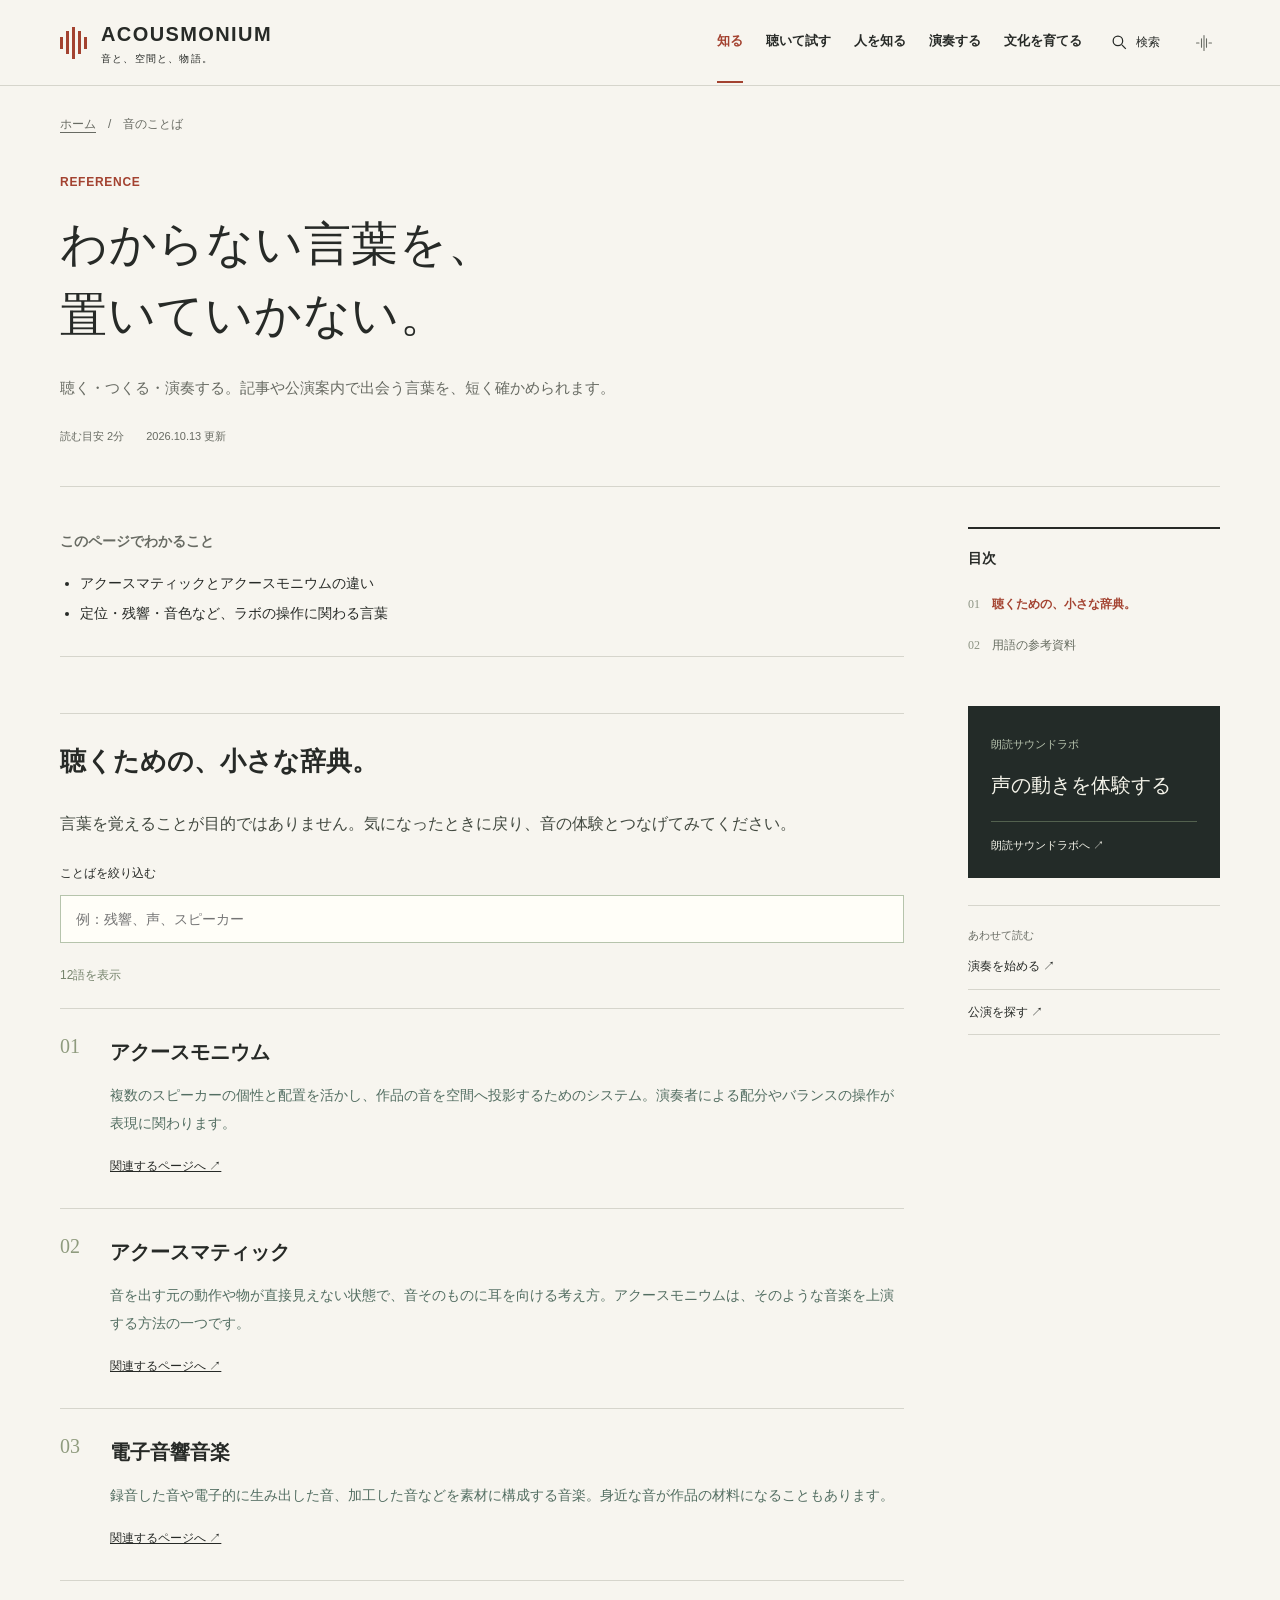
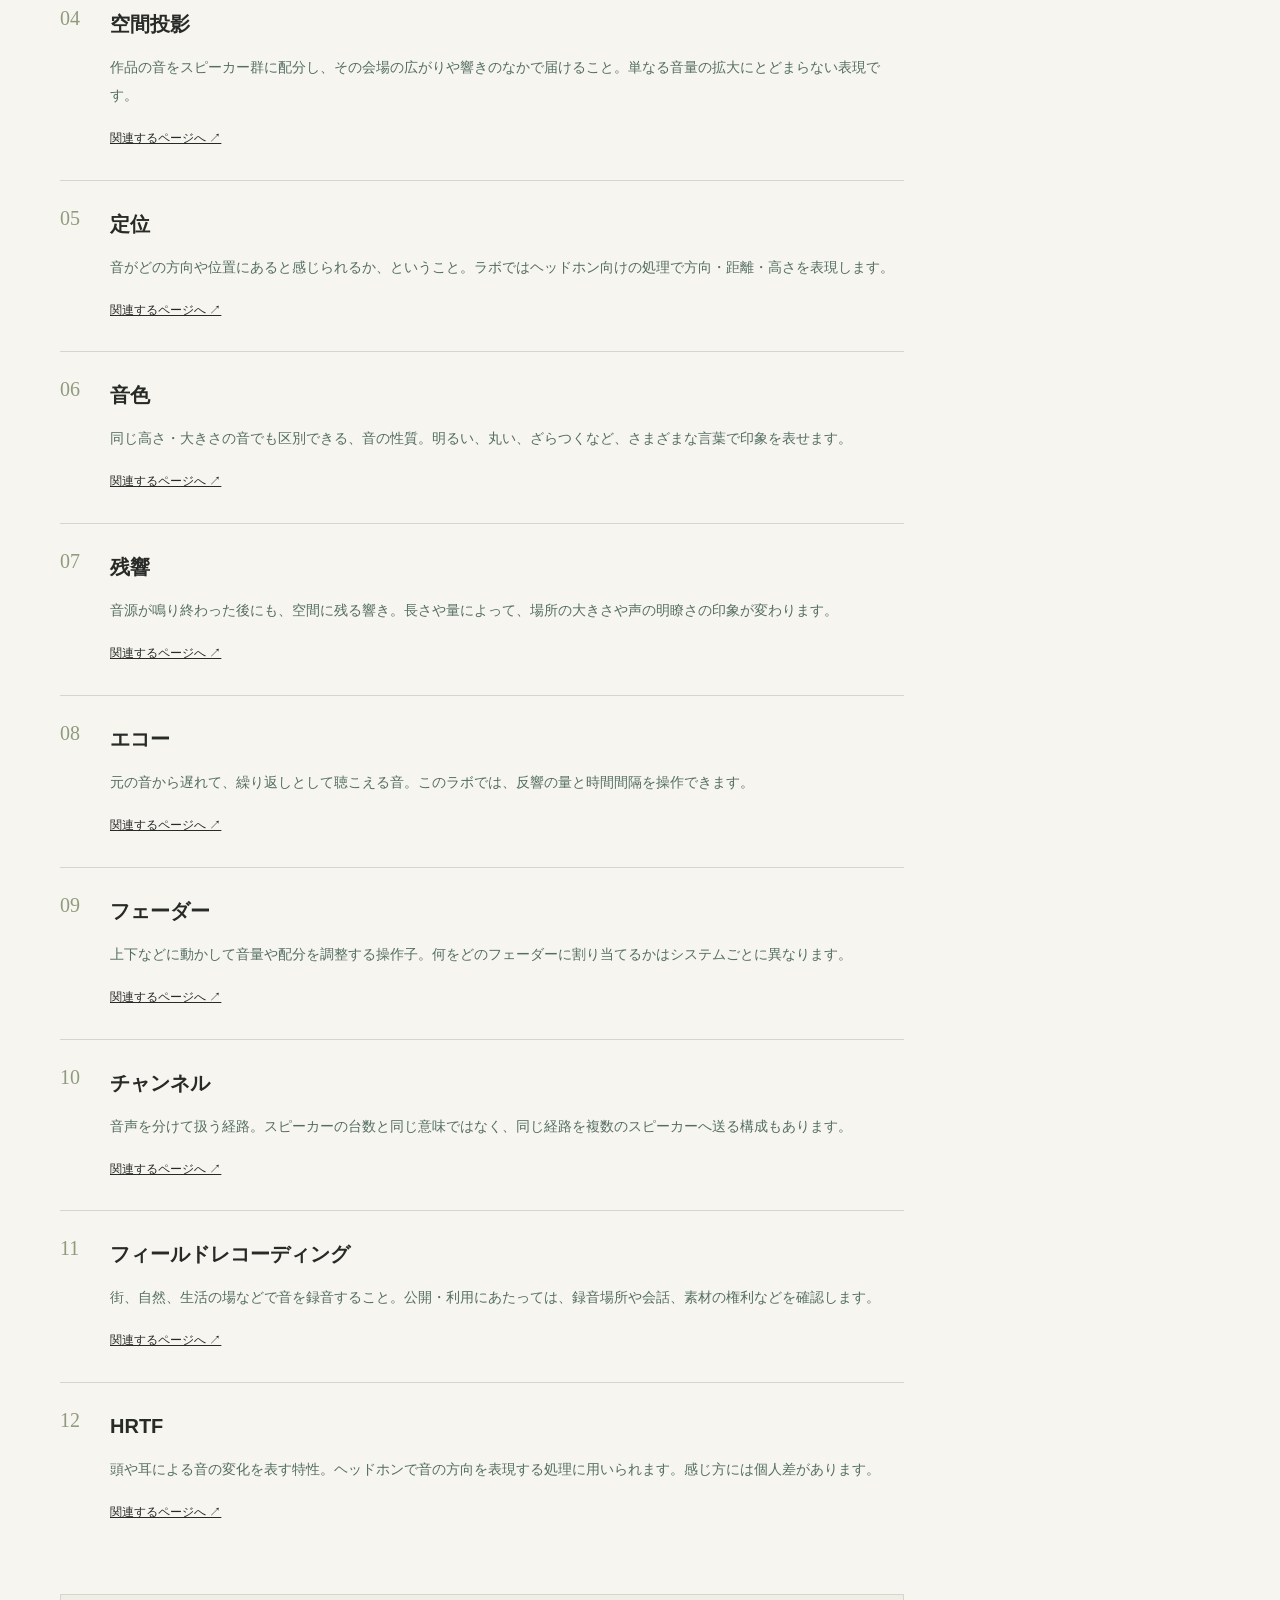
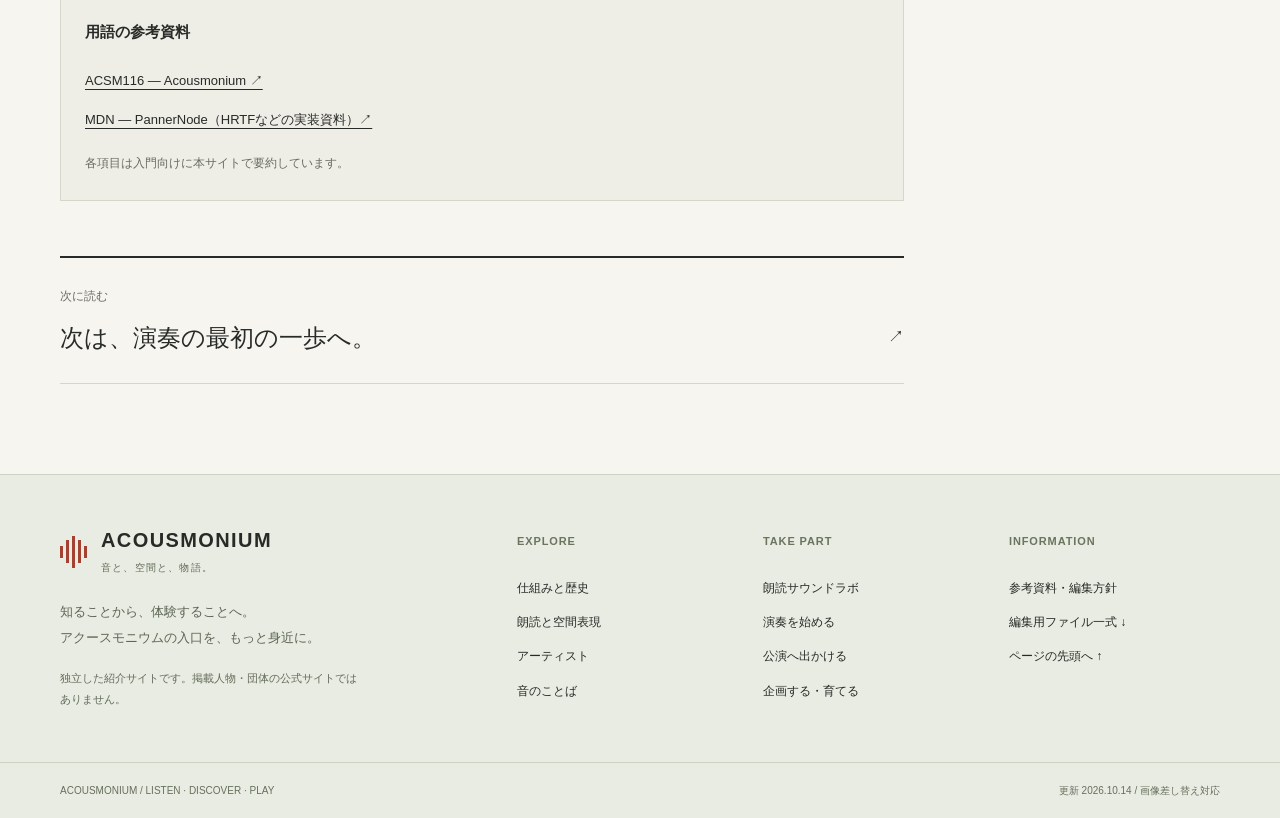
<file: glossary.html>
<!doctype html>
<html lang="ja">
  <head>
    <meta charset="utf-8" />
    <meta name="viewport" content="width=device-width,initial-scale=1" />
    <title>音のことば | ACOUSMONIUM</title>
    <meta
      name="description"
      content="聴く・つくる・演奏する。記事や公演案内で出会う言葉を、短く確かめられます。"
    />
    <meta name="theme-color" content="#102c32" />
    <meta property="og:title" content="音のことば | ACOUSMONIUM" />
    <meta
      property="og:description"
      content="聴く・つくる・演奏する。記事や公演案内で出会う言葉を、短く確かめられます。"
    />
    <meta property="og:type" content="website" />
    <link rel="icon" href="assets/favicon.svg" type="image/svg+xml" />
    <link rel="stylesheet" href="style.css" />
    <link rel="stylesheet" href="pages.css" />
    <link rel="stylesheet" href="editorial.css" />
  </head>
  <body id="top" class="article-page">
    <a class="skip-link" href="#main-content">本文へ移動</a>
    <div class="reading-progress" aria-hidden="true">
      <span id="reading-progress"></span>
    </div>

    <header class="masthead">
      <a class="brand" href="index.html"
        ><span class="brand-mark" aria-hidden="true"
          ><i></i><i></i><i></i><i></i><i></i></span
        ><span>ACOUSMONIUM<small>音と、空間と、物語。</small></span></a
      >
      <nav class="desktop-nav" aria-label="メインナビゲーション">
        <a href="about.html">知る</a><a href="lab.html">聴いて試す</a
        ><a href="artists.html">人を知る</a><a href="start.html">演奏する</a
        ><a href="organize.html">文化を育てる</a>
      </nav>
      <button class="search-trigger" type="button" aria-label="サイト内を検索">
        <svg viewBox="0 0 24 24" aria-hidden="true">
          <circle cx="10" cy="10" r="6"></circle>
          <path d="m15 15 5 5"></path></svg
        ><span>検索</span>
      </button>
      <button
        class="motion-toggle"
        type="button"
        aria-label="装飾の動きを止める"
        aria-pressed="false"
        title="装飾の動きを止める"
        hidden
      >
        <svg viewBox="0 0 24 24" aria-hidden="true">
          <path d="M3 12h3m3-5v10m3-14v18m3-14v10m3-5h3" />
          <path class="motion-off-line" d="M3 3l18 18" />
        </svg>
      </button>
      <details class="mobile-menu">
        <summary>メニュー</summary>
        <nav aria-label="モバイルナビゲーション">
          <a href="about.html">知る</a><a href="lab.html">聴いて試す</a
          ><a href="artists.html">人を知る</a><a href="start.html">演奏する</a
          ><a href="organize.html">文化を育てる</a
          ><a href="visit.html">公演を探す</a
          ><a href="glossary.html">音のことば</a>
        </nav>
      </details>
    </header>
    <main id="main-content">
      <div class="article-intro">
        <div class="breadcrumbs">
          <a href="index.html">ホーム</a><span>/</span><span>音のことば</span>
        </div>
        <div class="article-title-row">
          <div>
            <p class="category-label">REFERENCE</p>
            <h1>わからない言葉を、<br />置いていかない。</h1>
            <p class="deck">
              聴く・つくる・演奏する。記事や公演案内で出会う言葉を、短く確かめられます。
            </p>
            <div class="article-meta">
              <span>読む目安 2分</span><span>2026.10.13 更新</span>
            </div>
          </div>
        </div>
      </div>
      <div class="article-layout">
        <article class="reading-body">
          <div class="article-summary">
            <h2>このページでわかること</h2>
            <ul>
              <li>アクースマティックとアクースモニウムの違い</li>
              <li>定位・残響・音色など、ラボの操作に関わる言葉</li>
            </ul>
          </div>
          <details class="mobile-toc">
            <summary>目次を開く</summary>
            <nav aria-label="記事内の目次">
              <a href="#section-1"><span>01</span>聴くための、小さな辞典。</a
              ><a href="#section-2"><span>02</span>用語の参考資料</a>
            </nav>
          </details>
          <h2 id="section-1">聴くための、小さな辞典。</h2>
          <p>
            言葉を覚えることが目的ではありません。気になったときに戻り、音の体験とつなげてみてください。
          </p>
          <label class="glossary-search" for="term-search"
            >ことばを絞り込む<input
              id="term-search"
              type="search"
              placeholder="例：残響、声、スピーカー"
          /></label>
          <p id="term-count" role="status">12語を表示</p>
          <div class="terms">
            <section
              class="term"
              data-term="アクースモニウム複数のスピーカーの個性と配置を活かし、作品の音を空間へ投影するためのシステム。演奏者による配分やバランスの操作が表現に関わります。"
            >
              <span>01</span>
              <div>
                <h3>アクースモニウム</h3>
                <p>
                  複数のスピーカーの個性と配置を活かし、作品の音を空間へ投影するためのシステム。演奏者による配分やバランスの操作が表現に関わります。
                </p>
                <a href="about.html">関連するページへ ↗</a>
              </div>
            </section>
            <section
              class="term"
              data-term="アクースマティック音を出す元の動作や物が直接見えない状態で、音そのものに耳を向ける考え方。アクースモニウムは、そのような音楽を上演する方法の一つです。"
            >
              <span>02</span>
              <div>
                <h3>アクースマティック</h3>
                <p>
                  音を出す元の動作や物が直接見えない状態で、音そのものに耳を向ける考え方。アクースモニウムは、そのような音楽を上演する方法の一つです。
                </p>
                <a href="about.html">関連するページへ ↗</a>
              </div>
            </section>
            <section
              class="term"
              data-term="電子音響音楽録音した音や電子的に生み出した音、加工した音などを素材に構成する音楽。身近な音が作品の材料になることもあります。"
            >
              <span>03</span>
              <div>
                <h3>電子音響音楽</h3>
                <p>
                  録音した音や電子的に生み出した音、加工した音などを素材に構成する音楽。身近な音が作品の材料になることもあります。
                </p>
                <a href="story.html">関連するページへ ↗</a>
              </div>
            </section>
            <section
              class="term"
              data-term="空間投影作品の音をスピーカー群に配分し、その会場の広がりや響きのなかで届けること。単なる音量の拡大にとどまらない表現です。"
            >
              <span>04</span>
              <div>
                <h3>空間投影</h3>
                <p>
                  作品の音をスピーカー群に配分し、その会場の広がりや響きのなかで届けること。単なる音量の拡大にとどまらない表現です。
                </p>
                <a href="about.html">関連するページへ ↗</a>
              </div>
            </section>
            <section
              class="term"
              data-term="定位音がどの方向や位置にあると感じられるか、ということ。ラボではヘッドホン向けの処理で方向・距離・高さを表現します。"
            >
              <span>05</span>
              <div>
                <h3>定位</h3>
                <p>
                  音がどの方向や位置にあると感じられるか、ということ。ラボではヘッドホン向けの処理で方向・距離・高さを表現します。
                </p>
                <a href="lab.html">関連するページへ ↗</a>
              </div>
            </section>
            <section
              class="term"
              data-term="音色同じ高さ・大きさの音でも区別できる、音の性質。明るい、丸い、ざらつくなど、さまざまな言葉で印象を表せます。"
            >
              <span>06</span>
              <div>
                <h3>音色</h3>
                <p>
                  同じ高さ・大きさの音でも区別できる、音の性質。明るい、丸い、ざらつくなど、さまざまな言葉で印象を表せます。
                </p>
                <a href="lab.html">関連するページへ ↗</a>
              </div>
            </section>
            <section
              class="term"
              data-term="残響音源が鳴り終わった後にも、空間に残る響き。長さや量によって、場所の大きさや声の明瞭さの印象が変わります。"
            >
              <span>07</span>
              <div>
                <h3>残響</h3>
                <p>
                  音源が鳴り終わった後にも、空間に残る響き。長さや量によって、場所の大きさや声の明瞭さの印象が変わります。
                </p>
                <a href="lab.html">関連するページへ ↗</a>
              </div>
            </section>
            <section
              class="term"
              data-term="エコー元の音から遅れて、繰り返しとして聴こえる音。このラボでは、反響の量と時間間隔を操作できます。"
            >
              <span>08</span>
              <div>
                <h3>エコー</h3>
                <p>
                  元の音から遅れて、繰り返しとして聴こえる音。このラボでは、反響の量と時間間隔を操作できます。
                </p>
                <a href="lab.html">関連するページへ ↗</a>
              </div>
            </section>
            <section
              class="term"
              data-term="フェーダー上下などに動かして音量や配分を調整する操作子。何をどのフェーダーに割り当てるかはシステムごとに異なります。"
            >
              <span>09</span>
              <div>
                <h3>フェーダー</h3>
                <p>
                  上下などに動かして音量や配分を調整する操作子。何をどのフェーダーに割り当てるかはシステムごとに異なります。
                </p>
                <a href="start.html">関連するページへ ↗</a>
              </div>
            </section>
            <section
              class="term"
              data-term="チャンネル音声を分けて扱う経路。スピーカーの台数と同じ意味ではなく、同じ経路を複数のスピーカーへ送る構成もあります。"
            >
              <span>10</span>
              <div>
                <h3>チャンネル</h3>
                <p>
                  音声を分けて扱う経路。スピーカーの台数と同じ意味ではなく、同じ経路を複数のスピーカーへ送る構成もあります。
                </p>
                <a href="start.html">関連するページへ ↗</a>
              </div>
            </section>
            <section
              class="term"
              data-term="フィールドレコーディング街、自然、生活の場などで音を録音すること。公開・利用にあたっては、録音場所や会話、素材の権利などを確認します。"
            >
              <span>11</span>
              <div>
                <h3>フィールドレコーディング</h3>
                <p>
                  街、自然、生活の場などで音を録音すること。公開・利用にあたっては、録音場所や会話、素材の権利などを確認します。
                </p>
                <a href="start.html">関連するページへ ↗</a>
              </div>
            </section>
            <section
              class="term"
              data-term="HRTF頭や耳による音の変化を表す特性。ヘッドホンで音の方向を表現する処理に用いられます。感じ方には個人差があります。"
            >
              <span>12</span>
              <div>
                <h3>HRTF</h3>
                <p>
                  頭や耳による音の変化を表す特性。ヘッドホンで音の方向を表現する処理に用いられます。感じ方には個人差があります。
                </p>
                <a href="lab.html">関連するページへ ↗</a>
              </div>
            </section>
          </div>
          <p id="term-empty" hidden="">
            見つかりませんでした。別の言葉でお試しください。
          </p>
          <div class="source-box">
            <h2 id="section-2">用語の参考資料</h2>
            <a
              href="https://acsm116.com/acousmonium/"
              target="_blank"
              rel="noopener"
              >ACSM116 — Acousmonium ↗</a
            ><a
              href="https://developer.mozilla.org/ja/docs/Web/API/PannerNode"
              target="_blank"
              rel="noopener"
              >MDN — PannerNode（HRTFなどの実装資料）↗</a
            >
            <p>各項目は入門向けに本サイトで要約しています。</p>
          </div>
          <a class="next-reading" href="start.html"
            ><span>次に読む</span><b>次は、演奏の最初の一歩へ。</b><i>↗</i></a
          >
        </article>
        <aside class="article-sidebar">
          <div class="sticky-sidebar">
            <nav class="toc" aria-label="このページの目次">
              <h2>目次</h2>
              <a href="#section-1"><span>01</span>聴くための、小さな辞典。</a
              ><a href="#section-2"><span>02</span>用語の参考資料</a>
            </nav>
            <a class="side-lab" href="lab.html"
              ><span>朗読サウンドラボ</span><b>声の動きを体験する</b>

              <small>朗読サウンドラボへ ↗</small></a
            >
            <div class="related-side">
              <span>あわせて読む</span><a href="start.html">演奏を始める ↗</a
              ><a href="visit.html">公演を探す ↗</a>
            </div>
          </div>
        </aside>
      </div>
    </main>

    <footer class="site-footer">
      <div>
        <a class="brand" href="index.html"
          ><span class="brand-mark" aria-hidden="true"
            ><i></i><i></i><i></i><i></i><i></i></span
          ><span>ACOUSMONIUM<small>音と、空間と、物語。</small></span></a
        >
        <p>
          知ることから、体験することへ。<br />アクースモニウムの入口を、もっと身近に。
        </p>
        <small
          >独立した紹介サイトです。掲載人物・団体の公式サイトではありません。</small
        >
      </div>
      <div>
        <b>EXPLORE</b><a href="about.html">仕組みと歴史</a
        ><a href="story.html">朗読と空間表現</a
        ><a href="artists.html">アーティスト</a
        ><a href="glossary.html">音のことば</a>
      </div>
      <div>
        <b>TAKE PART</b><a href="lab.html">朗読サウンドラボ</a
        ><a href="start.html">演奏を始める</a
        ><a href="visit.html">公演へ出かける</a
        ><a href="organize.html">企画する・育てる</a>
      </div>
      <div>
        <b>INFORMATION</b><a href="sources.html">参考資料・編集方針</a
        ><a href="source.zip" download="">編集用ファイル一式 ↓</a
        ><a href="#top">ページの先頭へ ↑</a>
      </div>
    </footer>
    <div class="footer-bottom">
      <span>ACOUSMONIUM / LISTEN · DISCOVER · PLAY</span
      ><span>更新 2026.10.14 / 画像差し替え対応</span>
    </div>
    <dialog id="site-search" aria-labelledby="search-title">
      <div class="search-heading">
        <h2 id="search-title">気になることから、探す。</h2>
        <button id="search-close" type="button" aria-label="検索を閉じる">
          ×
        </button>
      </div>
      <label for="search-query">キーワード</label
      ><input
        id="search-query"
        type="search"
        placeholder="例：朗読、檜垣、演奏、助成"
        autocomplete="off"
      />
      <p id="search-count" role="status"></p>
      <div id="search-results"></div>
    </dialog>
    <script src="search-index.js"></script>
    <script src="editorial.js"></script>

    <script src="image-settings.js"></script>
    <script src="site-enhancements.js"></script>
  </body>
</html>
</file>
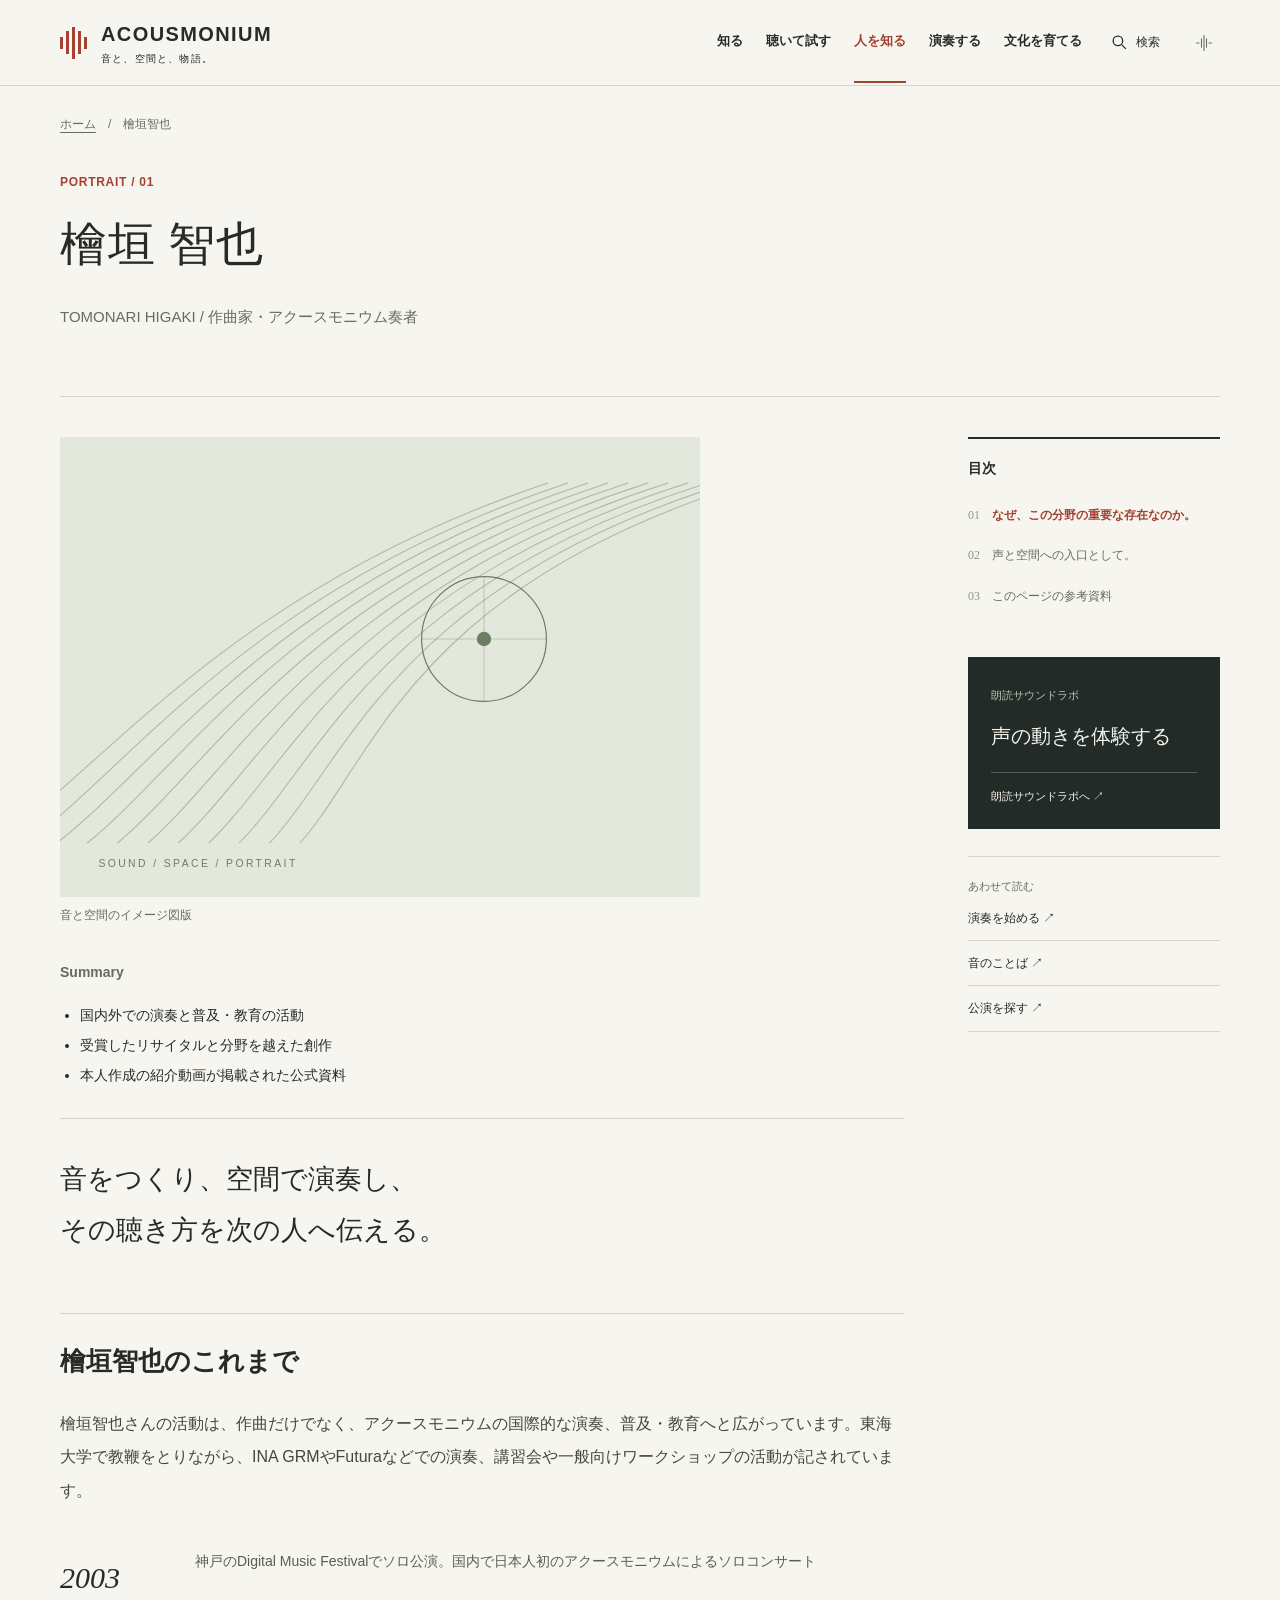
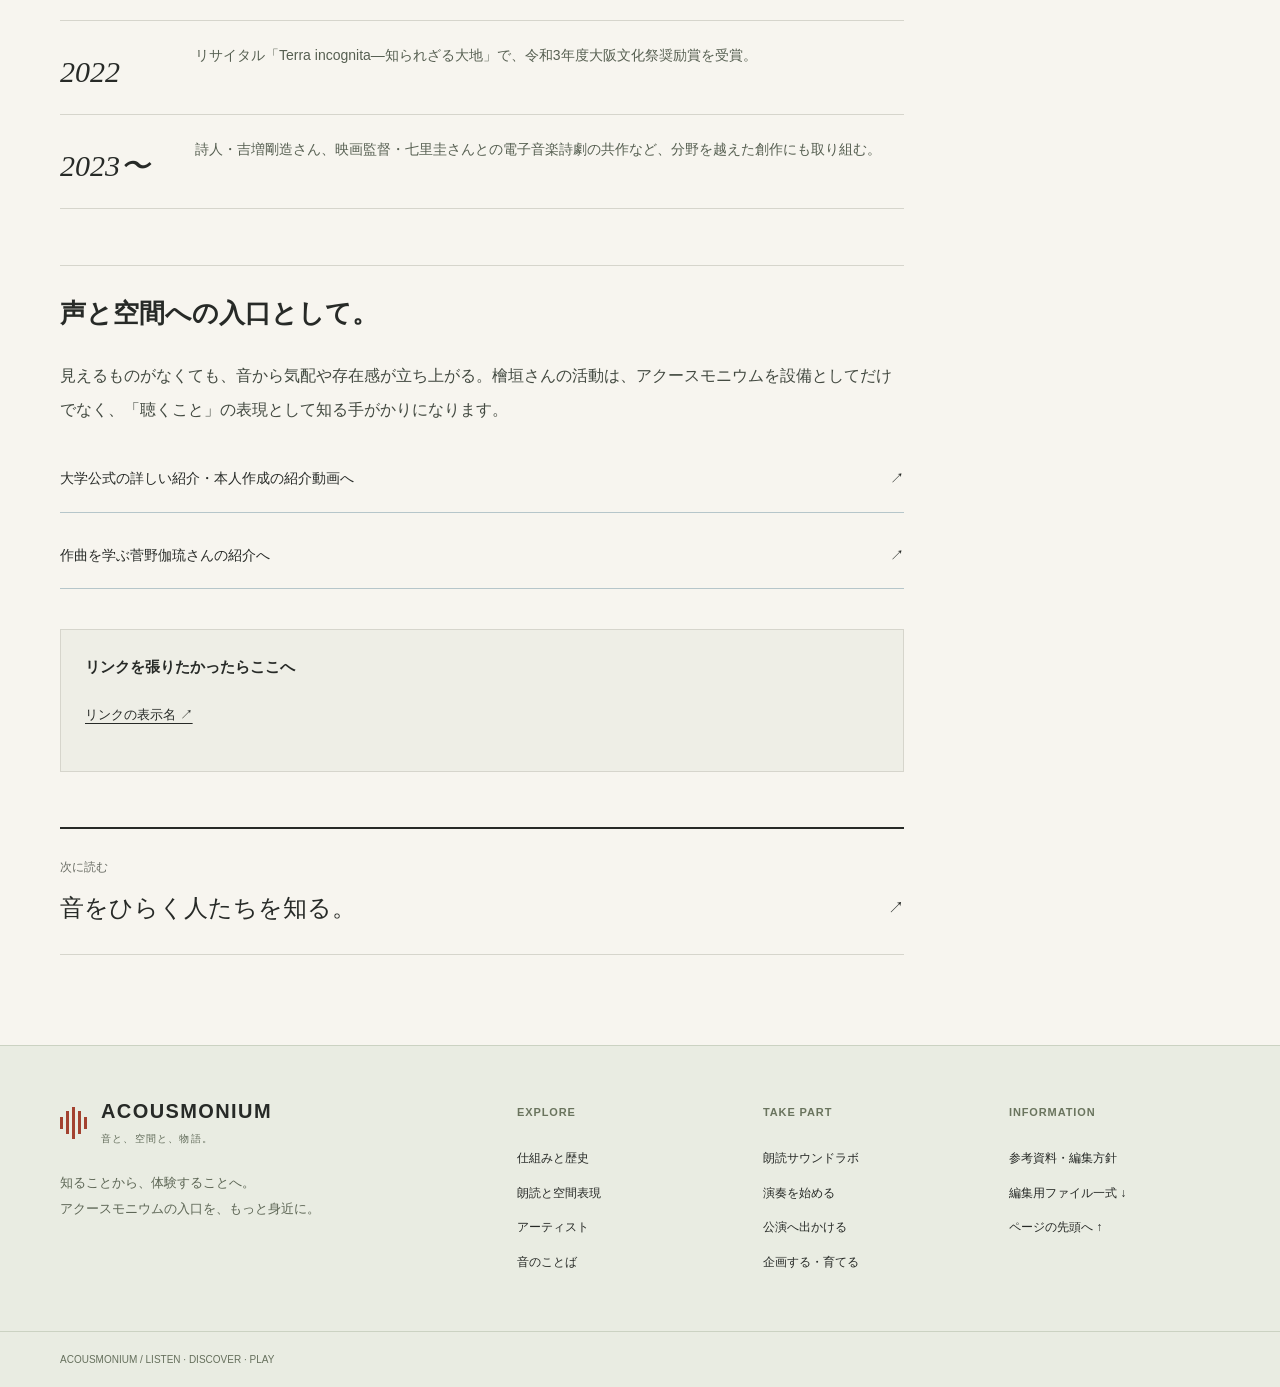
<file: higaki.html>
<!doctype html>
<html lang="ja">
  <head>
    <meta charset="utf-8" />
    <meta name="viewport" content="width=device-width,initial-scale=1" />
    <title>檜垣智也 | ACOUSMONIUM</title>
    <meta
      name="description"
      content="TOMONARI HIGAKI / 作曲家・アクースモニウム奏者"
    />
    <meta name="theme-color" content="#102c32" />
    <meta property="og:title" content="檜垣智也 | ACOUSMONIUM" />
    <meta
      property="og:description"
      content="TOMONARI HIGAKI / 作曲家・アクースモニウム奏者"
    />
    <meta property="og:type" content="website" />
    <link rel="icon" href="assets/favicon.svg" type="image/svg+xml" />
    <link rel="stylesheet" href="style.css" />
    <link rel="stylesheet" href="pages.css" />
    <link rel="stylesheet" href="editorial.css" />
  </head>
  <body id="top" class="article-page">
    <a class="skip-link" href="#main-content">本文へ移動</a>
    <div class="reading-progress" aria-hidden="true">
      <span id="reading-progress"></span>
    </div>

    <header class="masthead">
      <a class="brand" href="index.html"
        ><span class="brand-mark" aria-hidden="true"
          ><i></i><i></i><i></i><i></i><i></i></span
        ><span>ACOUSMONIUM<small>音と、空間と、物語。</small></span></a
      >
      <nav class="desktop-nav" aria-label="メインナビゲーション">
        <a href="about.html">知る</a><a href="lab.html">聴いて試す</a
        ><a href="artists.html">人を知る</a><a href="start.html">演奏する</a
        ><a href="organize.html">文化を育てる</a>
      </nav>
      <button class="search-trigger" type="button" aria-label="サイト内を検索">
        <svg viewBox="0 0 24 24" aria-hidden="true">
          <circle cx="10" cy="10" r="6"></circle>
          <path d="m15 15 5 5"></path></svg
        ><span>検索</span>
      </button>
      <button
        class="motion-toggle"
        type="button"
        aria-label="装飾の動きを止める"
        aria-pressed="false"
        title="装飾の動きを止める"
        hidden
      >
        <svg viewBox="0 0 24 24" aria-hidden="true">
          <path d="M3 12h3m3-5v10m3-14v18m3-14v10m3-5h3" />
          <path class="motion-off-line" d="M3 3l18 18" />
        </svg>
      </button>
      <details class="mobile-menu">
        <summary>メニュー</summary>
        <nav aria-label="モバイルナビゲーション">
          <a href="about.html">知る</a><a href="lab.html">聴いて試す</a
          ><a href="artists.html">人を知る</a><a href="start.html">演奏する</a
          ><a href="organize.html">文化を育てる</a
          ><a href="visit.html">公演を探す</a
          ><a href="glossary.html">音のことば</a>
        </nav>
      </details>
    </header>
    <main id="main-content">
      <div class="article-intro">
        <div class="breadcrumbs">
          <a href="index.html">ホーム</a><span>/</span><span>檜垣智也</span>
        </div>
        <div class="article-title-row">
          <div>
            <p class="category-label">PORTRAIT / 01</p>
            <h1>檜垣 智也</h1>
            <p class="deck">TOMONARI HIGAKI / 作曲家・アクースモニウム奏者</p>
            <div class="article-meta">
              <span></span><span></span>
            </div>
          </div>
        </div>
      </div>
      <div class="article-layout">
        <article class="reading-body">
          <figure
            class="person-image person-image-detail"
            data-person-figure="higaki"
          >
            <img
              data-person="higaki"
              src="assets/people/higaki-placeholder.svg"
              alt="音と空間をモチーフにした図版（本人の写真ではありません）"
              width="800"
              height="600"
              loading="lazy"
              decoding="async"
            />
            <figcaption data-person-credit="higaki">
              説明文
            </figcaption>
          </figure>
          <div class="article-summary">
            <h2>Summary</h2>
            <ul>
              <li>国内外での演奏と普及・教育の活動</li>
              <li>受賞したリサイタルと分野を越えた創作</li>
              <li>本人作成の紹介動画が掲載された公式資料</li>
            </ul>
          </div>
          <details class="mobile-toc">
            <summary>目次を開く</summary>
            <nav aria-label="記事内の目次">
              <a href="#section-1"
                ><span>01</span>なぜ、この分野の重要な存在なのか。</a
              ><a href="#section-2"><span>02</span>声と空間への入口として。</a
              ><a href="#section-3"><span>03</span>このページの参考資料</a>
            </nav>
          </details>
          <p class="lead">
            音をつくり、空間で演奏し、<br />その聴き方を次の人へ伝える。
          </p>
          <h2 id="section-1">檜垣智也のこれまで</h2>
          <p>
            檜垣智也さんの活動は、作曲だけでなく、アクースモニウムの国際的な演奏、普及・教育へと広がっています。東海大学で教鞭をとりながら、INA
            GRMやFuturaなどでの演奏、講習会や一般向けワークショップの活動が記されています。
          </p>
          <div class="fact-list">
            <div>
              <b>2003</b>
              <p>
                神戸のDigital Music
                Festivalでソロ公演。国内で日本人初のアクースモニウムによるソロコンサート
              </p>
            </div>
            <div>
              <b>2022</b>
              <p>
                リサイタル「Terra
                incognita―知られざる大地」で、令和3年度大阪文化祭奨励賞を受賞。
              </p>
            </div>
            <div>
              <b>2023〜</b>
              <p>
                詩人・吉増剛造さん、映画監督・七里圭さんとの電子音楽詩劇の共作など、分野を越えた創作にも取り組む。
              </p>
            </div>
          </div>
          <h2 id="section-2">声と空間への入口として。</h2>
          <p>
            見えるものがなくても、音から気配や存在感が立ち上がる。檜垣さんの活動は、アクースモニウムを設備としてだけでなく、「聴くこと」の表現として知る手がかりになります。
          </p>
          <a
            class="text-link"
            href="https://www.u-tokai.ac.jp/ud-humanities-and-culture/news/7502/"
            >大学公式の詳しい紹介・本人作成の紹介動画へ <span>↗</span></a
          ><a class="text-link" href="kanno.html"
            >作曲を学ぶ菅野伽琉さんの紹介へ <span>↗</span></a
          >
          <section class="source-box">
            <h2 id="section-3">リンクを張りたかったらここへ</h2>
            <a
              href="https://www.u-tokai.ac.jp/ud-humanities-and-culture/news/7502/"
              target="_blank"
              rel="noopener"
              >リンクの表示名 ↗</a
            >
            <p></p>
          </section>
          <a class="next-reading" href="artists.html"
            ><span>次に読む</span><b>音をひらく人たちを知る。</b><i>↗</i></a
          >
        </article>
        <aside class="article-sidebar">
          <div class="sticky-sidebar">
            <nav class="toc" aria-label="このページの目次">
              <h2>目次</h2>
              <a href="#section-1"
                ><span>01</span>なぜ、この分野の重要な存在なのか。</a
              ><a href="#section-2"><span>02</span>声と空間への入口として。</a
              ><a href="#section-3"><span>03</span>このページの参考資料</a>
            </nav>
            <a class="side-lab" href="lab.html"
              ><span>朗読サウンドラボ</span><b>声の動きを体験する</b>

              <small>朗読サウンドラボへ ↗</small></a
            >
            <div class="related-side">
              <span>あわせて読む</span><a href="start.html">演奏を始める ↗</a
              ><a href="glossary.html">音のことば ↗</a
              ><a href="visit.html">公演を探す ↗</a>
            </div>
          </div>
        </aside>
      </div>
    </main>

    <footer class="site-footer">
      <div>
        <a class="brand" href="index.html"
          ><span class="brand-mark" aria-hidden="true"
            ><i></i><i></i><i></i><i></i><i></i></span
          ><span>ACOUSMONIUM<small>音と、空間と、物語。</small></span></a
        >
        <p>
          知ることから、体験することへ。<br />アクースモニウムの入口を、もっと身近に。
        </p>
        <small
          ></small
        >
      </div>
      <div>
        <b>EXPLORE</b><a href="about.html">仕組みと歴史</a
        ><a href="story.html">朗読と空間表現</a
        ><a href="artists.html">アーティスト</a
        ><a href="glossary.html">音のことば</a>
      </div>
      <div>
        <b>TAKE PART</b><a href="lab.html">朗読サウンドラボ</a
        ><a href="start.html">演奏を始める</a
        ><a href="visit.html">公演へ出かける</a
        ><a href="organize.html">企画する・育てる</a>
      </div>
      <div>
        <b>INFORMATION</b><a href="sources.html">参考資料・編集方針</a
        ><a href="source.zip" download="">編集用ファイル一式 ↓</a
        ><a href="#top">ページの先頭へ ↑</a>
      </div>
    </footer>
    <div class="footer-bottom">
      <span>ACOUSMONIUM / LISTEN · DISCOVER · PLAY</span
      ><span></span>
    </div>
    <dialog id="site-search" aria-labelledby="search-title">
      <div class="search-heading">
        <h2 id="search-title">気になることから、探す。</h2>
        <button id="search-close" type="button" aria-label="検索を閉じる">
          ×
        </button>
      </div>
      <label for="search-query">キーワード</label
      ><input
        id="search-query"
        type="search"
        placeholder="例：朗読、檜垣、演奏、助成"
        autocomplete="off"
      />
      <p id="search-count" role="status"></p>
      <div id="search-results"></div>
    </dialog>
    <script src="search-index.js"></script>
    <script src="editorial.js"></script>

    <script src="image-settings.js"></script>
    <script src="site-enhancements.js"></script>
  </body>
</html>
</file>
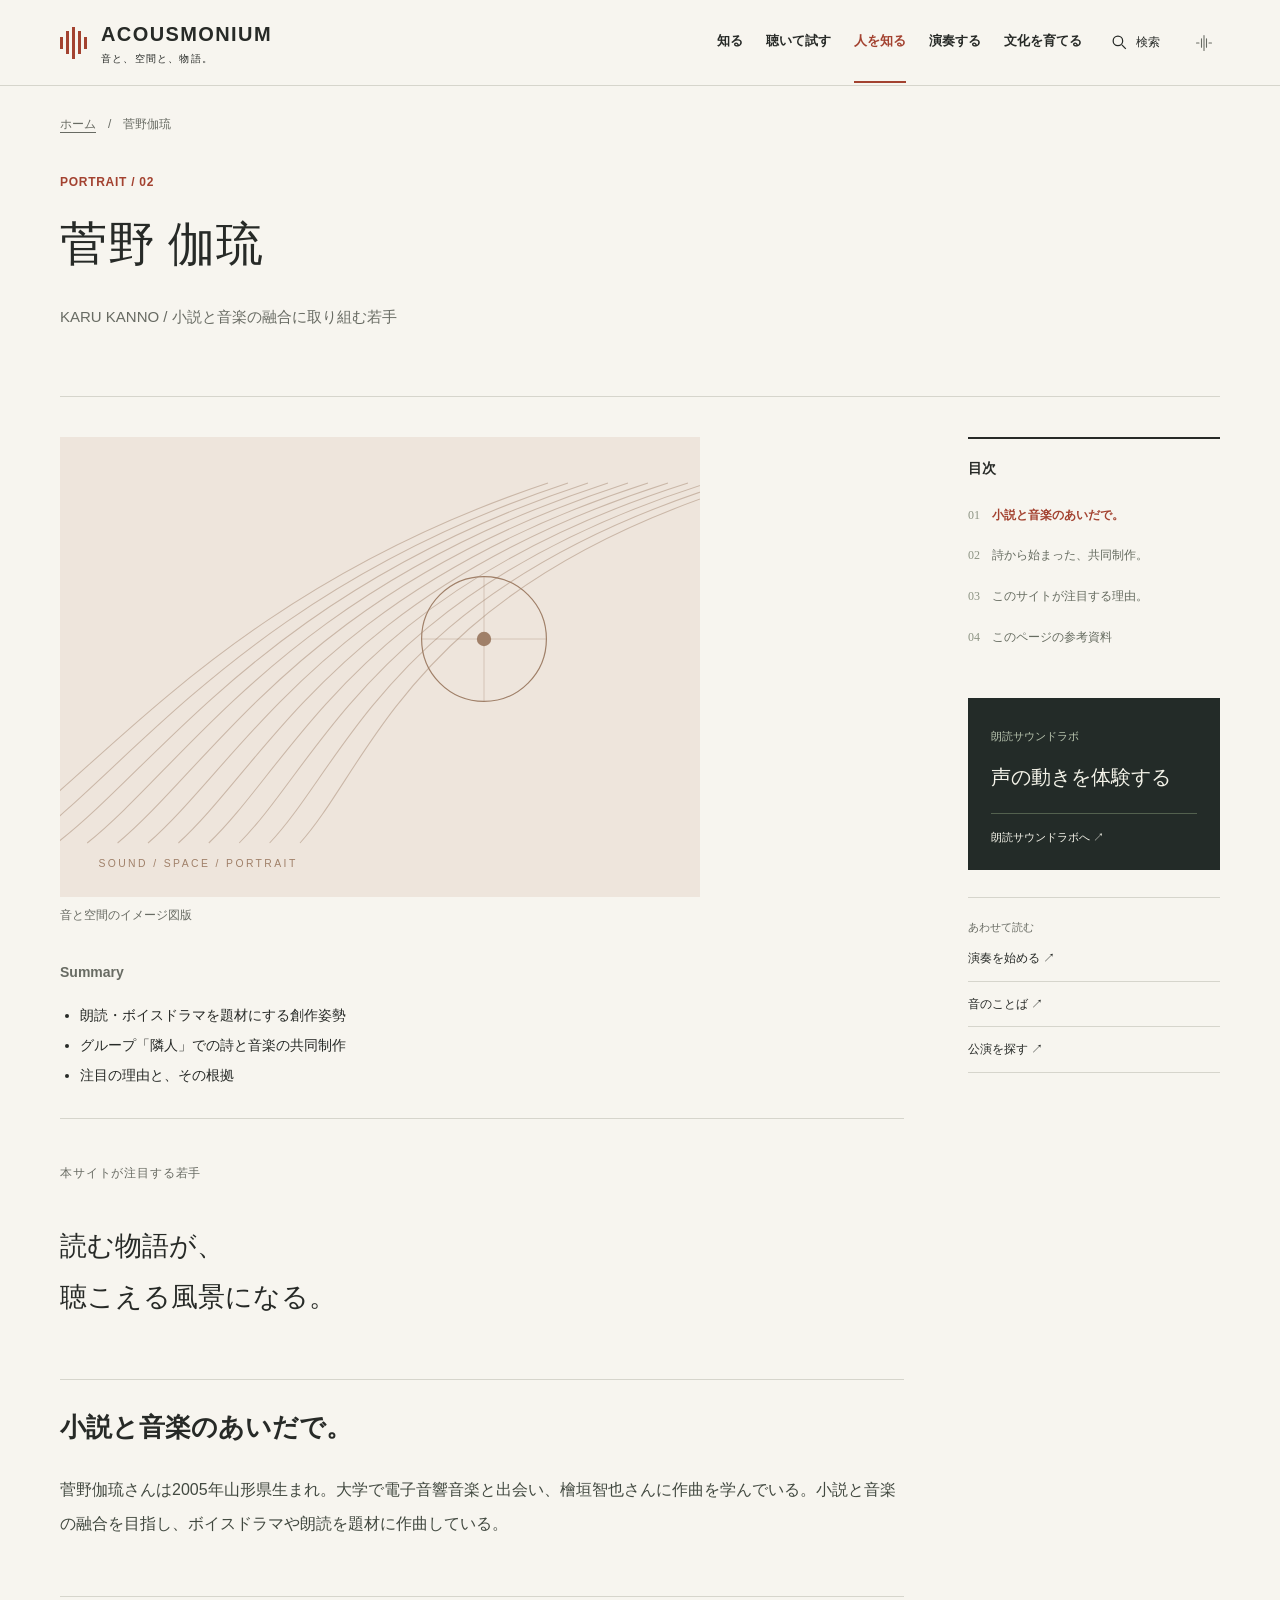
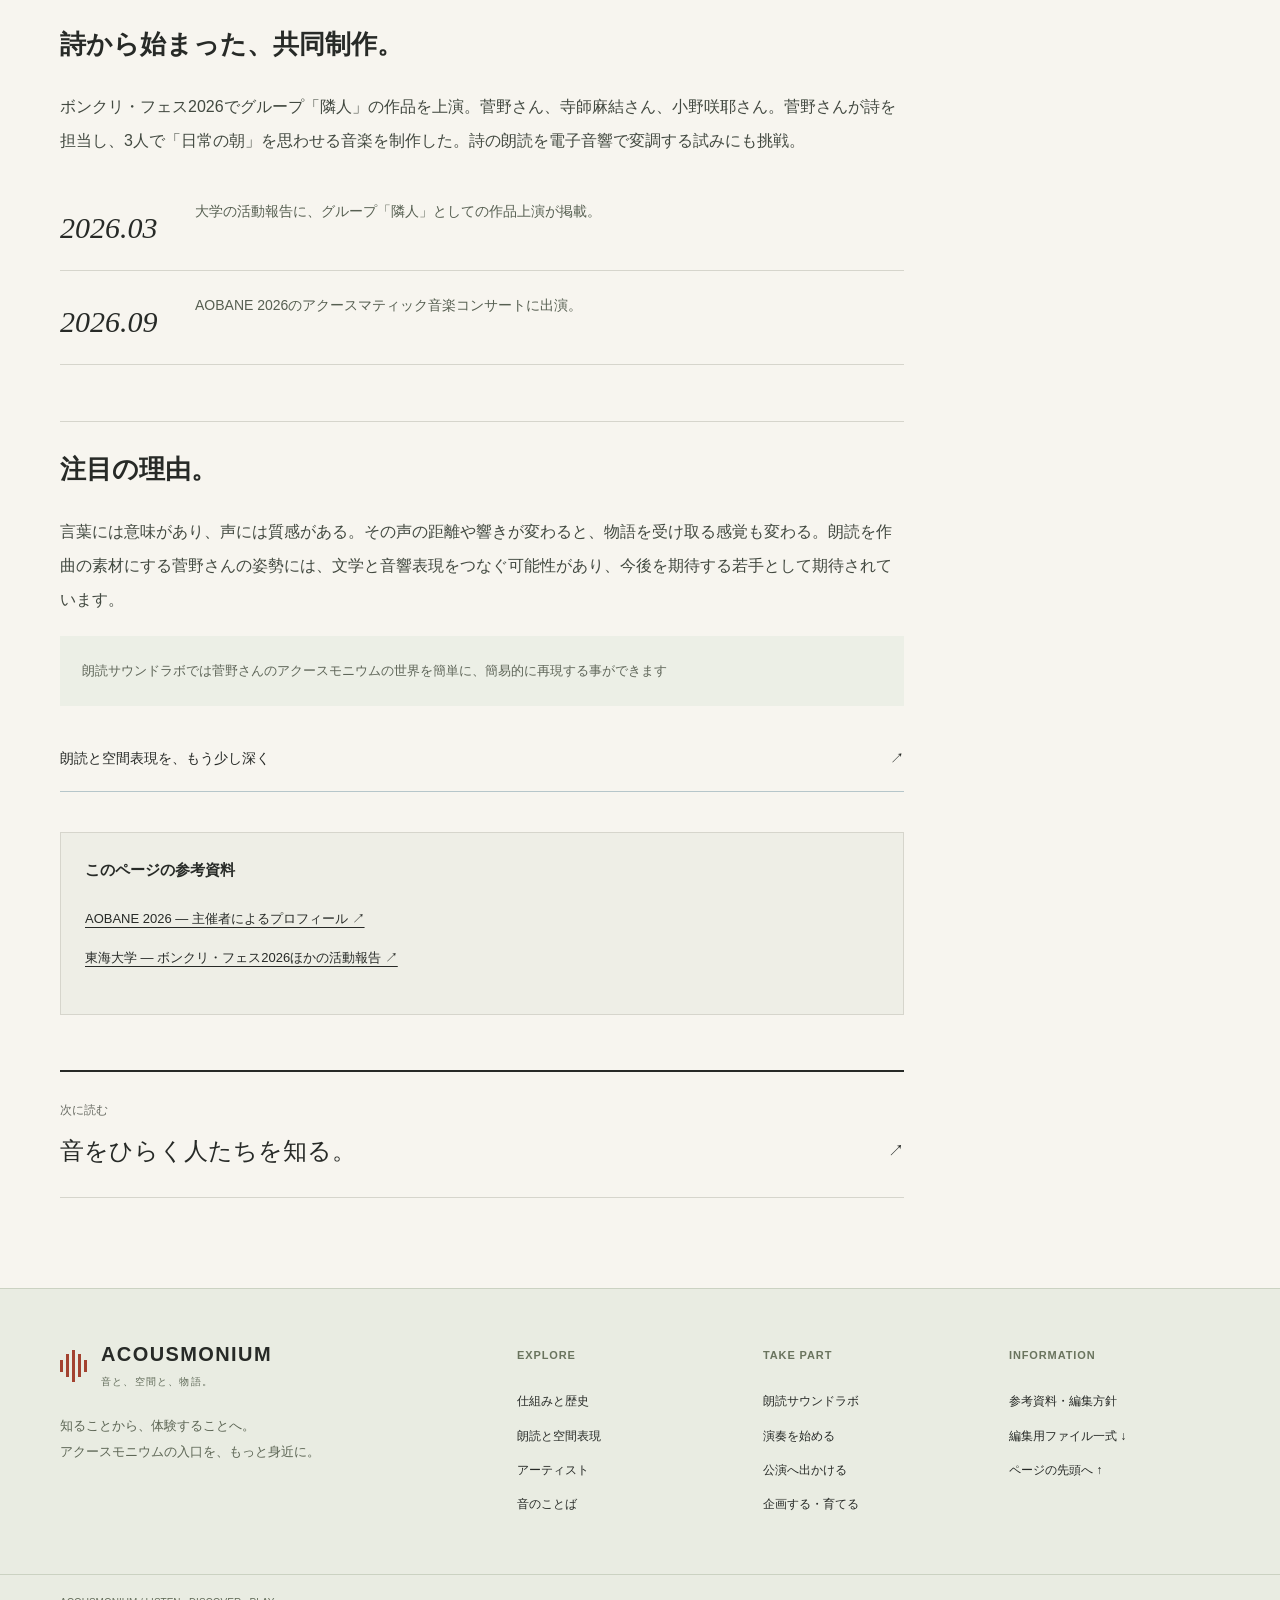
<file: kanno.html>
<!doctype html>
<html lang="ja">
  <head>
    <meta charset="utf-8" />
    <meta name="viewport" content="width=device-width,initial-scale=1" />
    <title>菅野伽琉 | ACOUSMONIUM</title>
    <meta
      name="description"
      content="KARU KANNO / 小説と音楽の融合に取り組む若手"
    />
    <meta name="theme-color" content="#102c32" />
    <meta property="og:title" content="菅野伽琉 | ACOUSMONIUM" />
    <meta
      property="og:description"
      content="KARU KANNO / 小説と音楽の融合に取り組む若手"
    />
    <meta property="og:type" content="website" />
    <link rel="icon" href="assets/favicon.svg" type="image/svg+xml" />
    <link rel="stylesheet" href="style.css" />
    <link rel="stylesheet" href="pages.css" />
    <link rel="stylesheet" href="editorial.css" />
  </head>
  <body id="top" class="article-page">
    <a class="skip-link" href="#main-content">本文へ移動</a>
    <div class="reading-progress" aria-hidden="true">
      <span id="reading-progress"></span>
    </div>

    <header class="masthead">
      <a class="brand" href="index.html"
        ><span class="brand-mark" aria-hidden="true"
          ><i></i><i></i><i></i><i></i><i></i></span
        ><span>ACOUSMONIUM<small>音と、空間と、物語。</small></span></a
      >
      <nav class="desktop-nav" aria-label="メインナビゲーション">
        <a href="about.html">知る</a><a href="lab.html">聴いて試す</a
        ><a href="artists.html">人を知る</a><a href="start.html">演奏する</a
        ><a href="organize.html">文化を育てる</a>
      </nav>
      <button class="search-trigger" type="button" aria-label="サイト内を検索">
        <svg viewBox="0 0 24 24" aria-hidden="true">
          <circle cx="10" cy="10" r="6"></circle>
          <path d="m15 15 5 5"></path></svg
        ><span>検索</span>
      </button>
      <button
        class="motion-toggle"
        type="button"
        aria-label="装飾の動きを止める"
        aria-pressed="false"
        title="装飾の動きを止める"
        hidden
      >
        <svg viewBox="0 0 24 24" aria-hidden="true">
          <path d="M3 12h3m3-5v10m3-14v18m3-14v10m3-5h3" />
          <path class="motion-off-line" d="M3 3l18 18" />
        </svg>
      </button>
      <details class="mobile-menu">
        <summary>メニュー</summary>
        <nav aria-label="モバイルナビゲーション">
          <a href="about.html">知る</a><a href="lab.html">聴いて試す</a
          ><a href="artists.html">人を知る</a><a href="start.html">演奏する</a
          ><a href="organize.html">文化を育てる</a
          ><a href="visit.html">公演を探す</a
          ><a href="glossary.html">音のことば</a>
        </nav>
      </details>
    </header>
    <main id="main-content">
      <div class="article-intro">
        <div class="breadcrumbs">
          <a href="index.html">ホーム</a><span>/</span><span>菅野伽琉</span>
        </div>
        <div class="article-title-row">
          <div>
            <p class="category-label">PORTRAIT / 02</p>
            <h1>菅野 伽琉</h1>
            <p class="deck">KARU KANNO / 小説と音楽の融合に取り組む若手</p>
            <div class="article-meta">
              <span></span><span></span>
            </div>
          </div>
        </div>
      </div>
      <div class="article-layout">
        <article class="reading-body">
          <figure
            class="person-image person-image-detail"
            data-person-figure="kanno"
          >
            <img
              data-person="kanno"
              src="assets/people/kanno-placeholder.svg"
              alt="音と空間をモチーフにした図版（本人の写真ではありません）"
              width="800"
              height="600"
              loading="lazy"
              decoding="async"
            />
            <figcaption data-person-credit="kanno">
              これは何だ？
            </figcaption>
          </figure>
          <div class="article-summary">
            <h2>Summary</h2>
            <ul>
              <li>朗読・ボイスドラマを題材にする創作姿勢</li>
              <li>グループ「隣人」での詩と音楽の共同制作</li>
              <li>注目の理由と、その根拠</li>
            </ul>
          </div>
          <details class="mobile-toc">
            <summary>目次を開く</summary>
            <nav aria-label="記事内の目次">
              <a href="#section-1"><span>01</span>小説と音楽のあいだで。</a
              ><a href="#section-2"><span>02</span>詩から始まった、共同制作。</a
              ><a href="#section-3"><span>03</span>このサイトが注目する理由。</a
              ><a href="#section-4"><span>04</span>このページの参考資料</a>
            </nav>
          </details>
          <span class="tag">本サイトが注目する若手</span>
          <p class="lead">読む物語が、<br />聴こえる風景になる。</p>
          <h2 id="section-1">小説と音楽のあいだで。</h2>
          <p>
            菅野伽琉さんは2005年山形県生まれ。大学で電子音響音楽と出会い、檜垣智也さんに作曲を学んでいる。小説と音楽の融合を目指し、ボイスドラマや朗読を題材に作曲している。
          </p>
          <h2 id="section-2">詩から始まった、共同制作。</h2>
          <p>
            ボンクリ・フェス2026でグループ「隣人」の作品を上演。菅野さん、寺師麻結さん、小野咲耶さん。菅野さんが詩を担当し、3人で「日常の朝」を思わせる音楽を制作した。詩の朗読を電子音響で変調する試みにも挑戦。
          </p>
          <div class="fact-list">
            <div>
              <b>2026.03</b>
              <p>大学の活動報告に、グループ「隣人」としての作品上演が掲載。</p>
            </div>
            <div>
              <b>2026.09</b>
              <p>
                AOBANE
                2026のアクースマティック音楽コンサートに出演。
              </p>
            </div>
          </div>
          <h2 id="section-3">注目の理由。</h2>
          <p>
            言葉には意味があり、声には質感がある。その声の距離や響きが変わると、物語を受け取る感覚も変わる。朗読を作曲の素材にする菅野さんの姿勢には、文学と音響表現をつなぐ可能性があり、今後を期待する若手として期待されています。
          </p>
          <p class="note">
            朗読サウンドラボでは菅野さんのアクースモニウムの世界を簡単に、簡易的に再現する事ができます
          </p>
          <a class="text-link" href="story.html"
            >朗読と空間表現を、もう少し深く <span>↗</span></a
          >
          <section class="source-box">
            <h2 id="section-4">このページの参考資料</h2>
            <a
              href="https://motokiohkubo.net/event/aobane2026/"
              target="_blank"
              rel="noopener"
              >AOBANE 2026 — 主催者によるプロフィール ↗</a
            ><a
              href="https://www.u-tokai.ac.jp/ud-humanities-and-culture/news/12208/"
              target="_blank"
              rel="noopener"
              >東海大学 — ボンクリ・フェス2026ほかの活動報告 ↗</a
            >
            <p></p>
          </section>
          <a class="next-reading" href="artists.html"
            ><span>次に読む</span><b>音をひらく人たちを知る。</b><i>↗</i></a
          >
        </article>
        <aside class="article-sidebar">
          <div class="sticky-sidebar">
            <nav class="toc" aria-label="このページの目次">
              <h2>目次</h2>
              <a href="#section-1"><span>01</span>小説と音楽のあいだで。</a
              ><a href="#section-2"><span>02</span>詩から始まった、共同制作。</a
              ><a href="#section-3"><span>03</span>このサイトが注目する理由。</a
              ><a href="#section-4"><span>04</span>このページの参考資料</a>
            </nav>
            <a class="side-lab" href="lab.html"
              ><span>朗読サウンドラボ</span><b>声の動きを体験する</b>

              <small>朗読サウンドラボへ ↗</small></a
            >
            <div class="related-side">
              <span>あわせて読む</span><a href="start.html">演奏を始める ↗</a
              ><a href="glossary.html">音のことば ↗</a
              ><a href="visit.html">公演を探す ↗</a>
            </div>
          </div>
        </aside>
      </div>
    </main>

    <footer class="site-footer">
      <div>
        <a class="brand" href="index.html"
          ><span class="brand-mark" aria-hidden="true"
            ><i></i><i></i><i></i><i></i><i></i></span
          ><span>ACOUSMONIUM<small>音と、空間と、物語。</small></span></a
        >
        <p>
          知ることから、体験することへ。<br />アクースモニウムの入口を、もっと身近に。
        </p>
        <small
          ></small
        >
      </div>
      <div>
        <b>EXPLORE</b><a href="about.html">仕組みと歴史</a
        ><a href="story.html">朗読と空間表現</a
        ><a href="artists.html">アーティスト</a
        ><a href="glossary.html">音のことば</a>
      </div>
      <div>
        <b>TAKE PART</b><a href="lab.html">朗読サウンドラボ</a
        ><a href="start.html">演奏を始める</a
        ><a href="visit.html">公演へ出かける</a
        ><a href="organize.html">企画する・育てる</a>
      </div>
      <div>
        <b>INFORMATION</b><a href="sources.html">参考資料・編集方針</a
        ><a href="source.zip" download="">編集用ファイル一式 ↓</a
        ><a href="#top">ページの先頭へ ↑</a>
      </div>
    </footer>
    <div class="footer-bottom">
      <span>ACOUSMONIUM / LISTEN · DISCOVER · PLAY</span
      ><span></span>
    </div>
    <dialog id="site-search" aria-labelledby="search-title">
      <div class="search-heading">
        <h2 id="search-title">気になることから、探す。</h2>
        <button id="search-close" type="button" aria-label="検索を閉じる">
          ×
        </button>
      </div>
      <label for="search-query">キーワード</label
      ><input
        id="search-query"
        type="search"
        placeholder="例：朗読、檜垣、演奏、助成"
        autocomplete="off"
      />
      <p id="search-count" role="status"></p>
      <div id="search-results"></div>
    </dialog>
    <script src="search-index.js"></script>
    <script src="editorial.js"></script>

    <script src="image-settings.js"></script>
    <script src="site-enhancements.js"></script>
  </body>
</html>
</file>
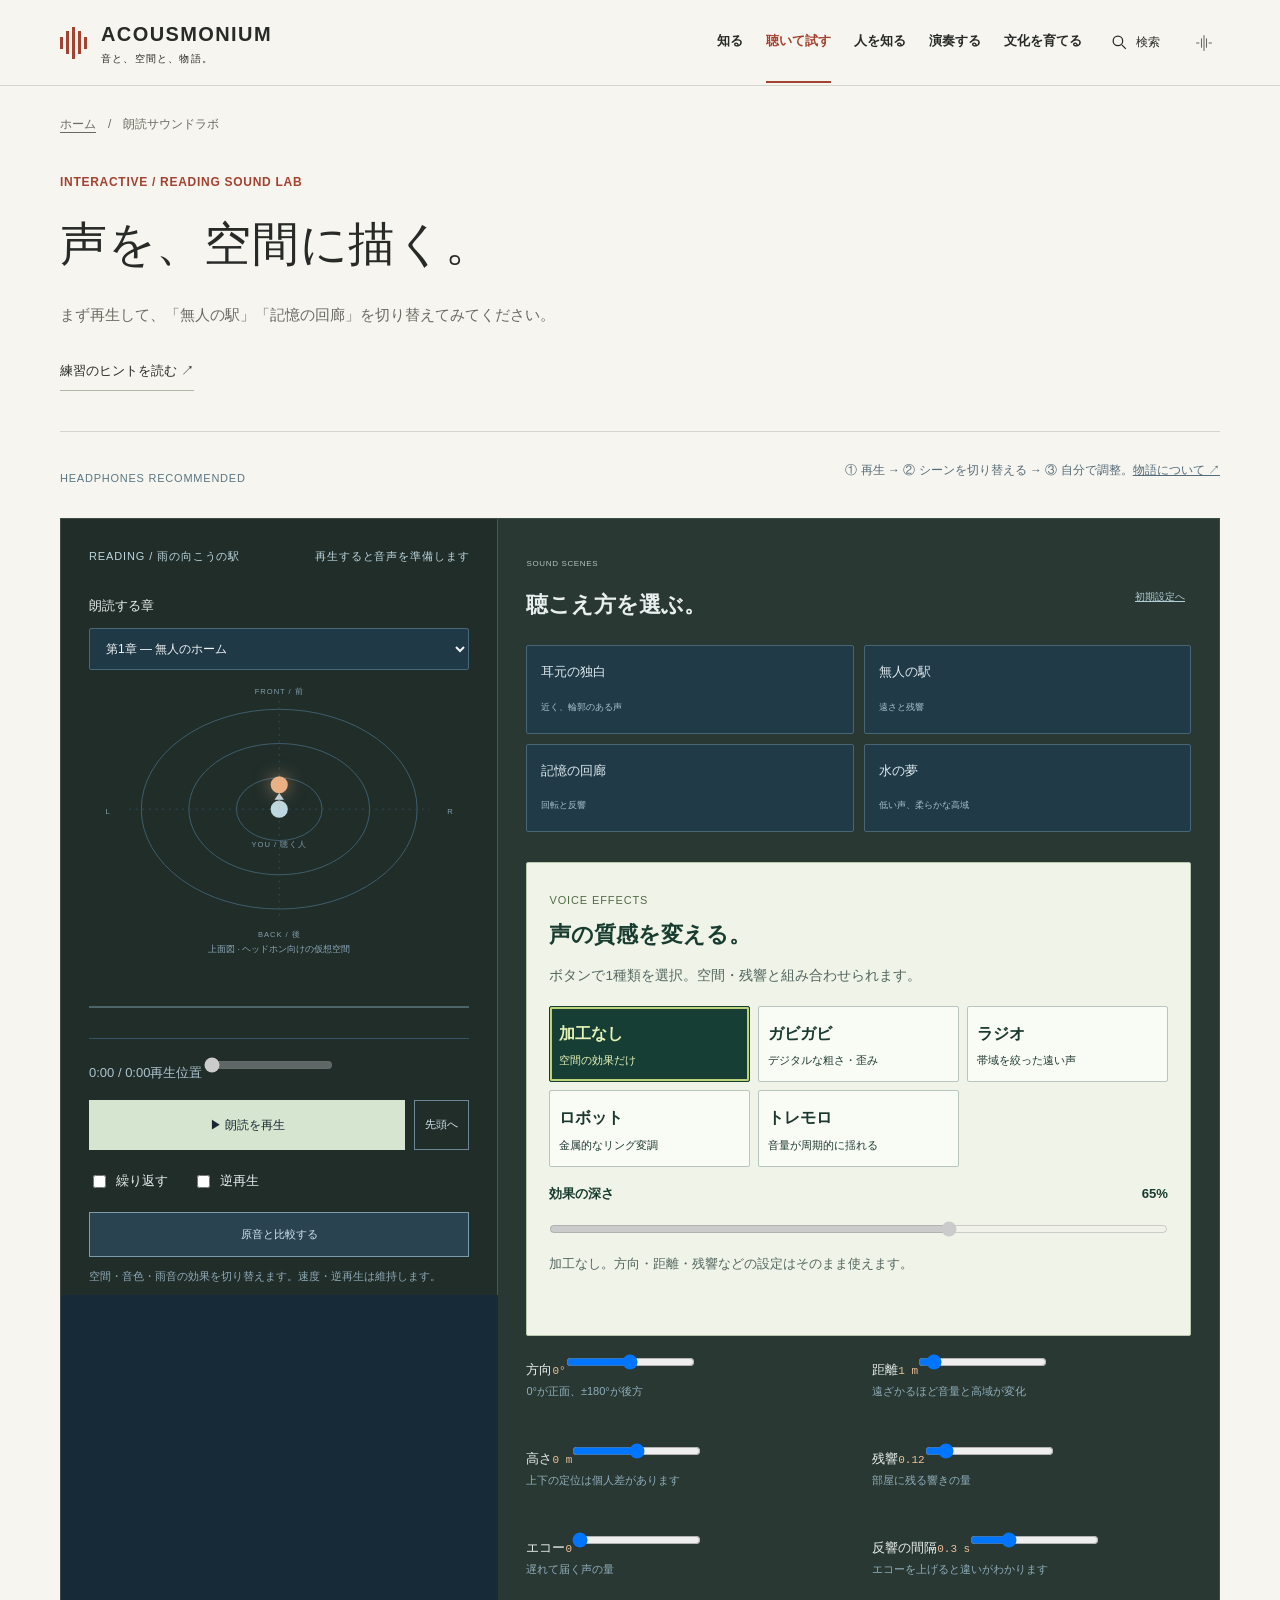
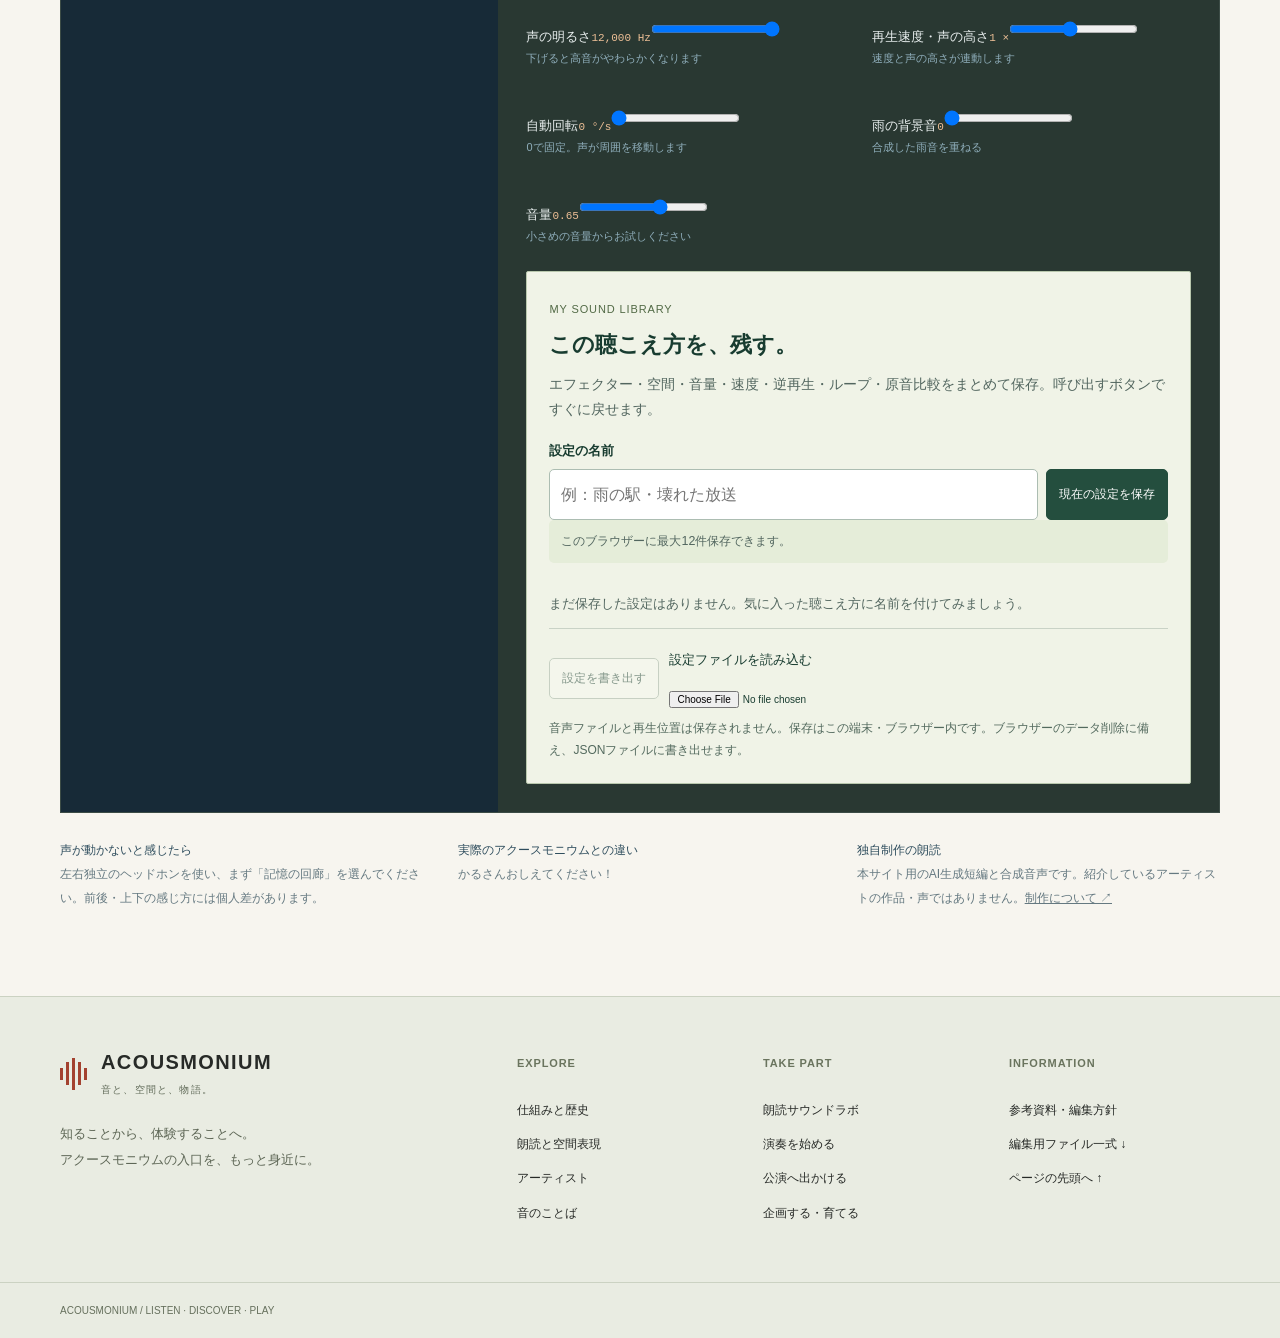
<file: lab.html>
<!doctype html>
<html lang="ja">
  <head>
    <meta charset="utf-8" />
    <meta name="viewport" content="width=device-width,initial-scale=1" />
    <title>朗読サウンドラボ | ACOUSMONIUM</title>
    <meta
      name="description"
      content="短編小説の朗読を素材に、方向、距離、残響、音色、時間を変える体験。"
    />
    <meta name="theme-color" content="#102c32" />
    <meta property="og:title" content="朗読サウンドラボ | ACOUSMONIUM" />
    <meta
      property="og:description"
      content="短編小説の朗読を素材に、方向、距離、残響、音色、時間を変える体験。"
    />
    <meta property="og:type" content="website" />
    <link rel="icon" href="assets/favicon.svg" type="image/svg+xml" />
    <link rel="stylesheet" href="style.css" />
    <link rel="stylesheet" href="pages.css" />
    <link rel="stylesheet" href="editorial.css" />
  </head>
  <body id="top" class="lab-page">
    <a class="skip-link" href="#main-content">本文へ移動</a>
    <div class="reading-progress" aria-hidden="true">
      <span id="reading-progress"></span>
    </div>

    <header class="masthead">
      <a class="brand" href="index.html"
        ><span class="brand-mark" aria-hidden="true"
          ><i></i><i></i><i></i><i></i><i></i></span
        ><span>ACOUSMONIUM<small>音と、空間と、物語。</small></span></a
      >
      <nav class="desktop-nav" aria-label="メインナビゲーション">
        <a href="about.html">知る</a><a href="lab.html">聴いて試す</a
        ><a href="artists.html">人を知る</a><a href="start.html">演奏する</a
        ><a href="organize.html">文化を育てる</a>
      </nav>
      <button class="search-trigger" type="button" aria-label="サイト内を検索">
        <svg viewBox="0 0 24 24" aria-hidden="true">
          <circle cx="10" cy="10" r="6"></circle>
          <path d="m15 15 5 5"></path></svg
        ><span>検索</span>
      </button>
      <button
        class="motion-toggle"
        type="button"
        aria-label="装飾の動きを止める"
        aria-pressed="false"
        title="装飾の動きを止める"
        hidden
      >
        <svg viewBox="0 0 24 24" aria-hidden="true">
          <path d="M3 12h3m3-5v10m3-14v18m3-14v10m3-5h3" />
          <path class="motion-off-line" d="M3 3l18 18" />
        </svg>
      </button>
      <details class="mobile-menu">
        <summary>メニュー</summary>
        <nav aria-label="モバイルナビゲーション">
          <a href="about.html">知る</a><a href="lab.html">聴いて試す</a
          ><a href="artists.html">人を知る</a><a href="start.html">演奏する</a
          ><a href="organize.html">文化を育てる</a
          ><a href="visit.html">公演を探す</a
          ><a href="glossary.html">音のことば</a>
        </nav>
      </details>
    </header>
    <main id="main-content">
      <div class="lab-page-heading">
        <div class="breadcrumbs">
          <a href="index.html">ホーム</a><span>/</span
          ><span>朗読サウンドラボ</span>
        </div>
        <div>
          <p class="category-label">INTERACTIVE / READING SOUND LAB</p>
          <h1>声を、空間に描く。</h1>
          <p>
            まず再生して、「無人の駅」「記憶の回廊」を切り替えてみてください。
          </p>
        </div>
        <a class="outline-button" href="start.html">練習のヒントを読む ↗</a>
      </div>
      <noscript
        ><p class="note">
          朗読ラボの操作にはJavaScriptが必要です。仕組みや朗読テキストは、ほかのページでお読みいただけます。
        </p></noscript
      >
      <section class="lab-wrap">
        <div class="lab-intro">
          <span class="tag">HEADPHONES RECOMMENDED</span>
          <p>
            ① 再生 → ② シーンを切り替える → ③ 自分で調整。<a href="story.html"
              >物語について ↗</a
            >
          </p>
        </div>
        <div class="studio">
          <div class="studio-main">
            <div class="studio-title">
              <span>READING / 雨の向こうの駅</span
              ><span id="status" role="status">再生すると音声を準備します</span>
            </div>
            <label for="chapter">朗読する章</label
            ><select id="chapter">
              <option value="0">第1章 — 無人のホーム</option>
              <option value="1">第2章 — 待合室の海</option>
            </select>
            <div class="space-map">
              <svg
                viewBox="0 0 400 280"
                role="img"
                aria-label="上から見た音の位置。中心が聴く人です。"
              >
                <ellipse cx="200" cy="140" rx="145" ry="105"></ellipse>
                <ellipse cx="200" cy="140" rx="95" ry="69"></ellipse>
                <ellipse cx="200" cy="140" rx="45" ry="33"></ellipse>
                <path d="M200 26V254M42 140H358" class="axis"></path>
                <text x="200" y="19">FRONT / 前</text>
                <text x="200" y="274">BACK / 後</text>
                <text x="20" y="145">L</text>
                <text x="380" y="145">R</text>
                <circle cx="200" cy="140" r="9" class="listener"></circle>
                <path d="M195 130L200 123L205 130" class="listener"></path>
                <line
                  id="position-line"
                  x1="200"
                  y1="140"
                  x2="200"
                  y2="100"
                ></line>
                <circle id="voice-point" cx="200" cy="100" r="9"></circle>
                <text id="map-label" x="200" y="180">YOU / 聴く人</text></svg
              ><span class="map-foot">上面図 · ヘッドホン向けの仮想空間</span>
            </div>
            <canvas id="wave" height="64" aria-label="朗読音声の波形"></canvas
            ><label for="seek" class="time-line"
              ><span id="time">0:00 / 0:00</span><span>再生位置</span></label
            ><input
              id="seek"
              type="range"
              min="0"
              max="1"
              step="0.1"
              value="0"
              aria-label="再生位置"
            />
            <div class="transport">
              <button id="play" class="button light" type="button">
                ▶ 朗読を再生</button
              ><button id="stop" type="button" class="secondary">先頭へ</button>
            </div>
            <div class="toggles">
              <label><input type="checkbox" id="loop" />繰り返す</label
              ><label><input type="checkbox" id="reverse" />逆再生</label>
            </div>
            <button
              id="bypass"
              type="button"
              class="compare"
              aria-pressed="false"
            >
              原音と比較する</button
            ><small class="compare-note"
              >空間・音色・雨音の効果を切り替えます。速度・逆再生は維持します。</small
            >
            <details class="transcript">
              <summary>朗読テキストを見る</summary>
              <p id="transcript"></p>
            </details>
            <details class="upload">
              <summary>自分の朗読音声を使う</summary>
              <label for="file">音声ファイル（30MB・5分以内）</label
              ><input type="file" id="file" accept="audio/*" />
              <p>
                元の朗読に戻すときは章を選び直してください。
              </p>
            </details>
          </div>
          <div class="studio-controls">
            <div class="control-head">
              <div>
                <span class="eyebrow">SOUND SCENES</span>
                <h2>聴こえ方を選ぶ。</h2>
              </div>
              <button id="reset" type="button">初期設定へ</button>
            </div>
            <div class="presets">
              <button type="button" data-preset="clear" aria-pressed="false">
                <b>耳元の独白</b><span>近く、輪郭のある声</span></button
              ><button type="button" data-preset="station" aria-pressed="false">
                <b>無人の駅</b><span>遠さと残響</span></button
              ><button type="button" data-preset="memory" aria-pressed="false">
                <b>記憶の回廊</b><span>回転と反響</span></button
              ><button type="button" data-preset="dream" aria-pressed="false">
                <b>水の夢</b><span>低い声、柔らかな高域</span>
              </button>
            </div>
            <section class="effect-rack" aria-labelledby="effect-title">
              <div class="rack-heading">
                <span class="eyebrow">VOICE EFFECTS</span>
                <h2 id="effect-title">声の質感を変える。</h2>
                <p>ボタンで1種類を選択。空間・残響と組み合わせられます。</p>
              </div>
              <div
                class="effect-buttons"
                role="group"
                aria-label="エフェクターを選ぶ"
              >
                <button type="button" data-effect="none" aria-pressed="true">
                  <b>加工なし</b><span>空間の効果だけ</span></button
                ><button type="button" data-effect="crush" aria-pressed="false">
                  <b>ガビガビ</b><span>デジタルな粗さ・歪み</span></button
                ><button type="button" data-effect="radio" aria-pressed="false">
                  <b>ラジオ</b><span>帯域を絞った遠い声</span></button
                ><button type="button" data-effect="robot" aria-pressed="false">
                  <b>ロボット</b><span>金属的なリング変調</span></button
                ><button
                  type="button"
                  data-effect="tremolo"
                  aria-pressed="false"
                >
                  <b>トレモロ</b><span>音量が周期的に揺れる</span>
                </button>
              </div>
              <label for="effect-amount" class="effect-label"
                >効果の深さ <output id="effect-amount-value">65%</output></label
              ><input
                id="effect-amount"
                type="range"
                min="0"
                max="1"
                step="0.01"
                value="0.65"
              />
              <p id="effect-description" class="effect-description">
                加工なし。方向・距離・残響などの設定はそのまま使えます。
              </p>
            </section>
            <div class="controls-grid">
              <div class="control">
                <label for="angle"
                  >方向<output id="angle-value">0°</output></label
                ><input
                  id="angle"
                  type="range"
                  min="-180"
                  max="180"
                  step="1"
                  value="0"
                  data-unit="°"
                /><small>0°が正面、±180°が後方</small>
              </div>
              <div class="control">
                <label for="distance"
                  >距離<output id="distance-value">1 m</output></label
                ><input
                  id="distance"
                  type="range"
                  min="0.5"
                  max="8"
                  step="0.1"
                  value="1"
                  data-unit=" m"
                /><small>遠ざかるほど音量と高域が変化</small>
              </div>
              <div class="control">
                <label for="height"
                  >高さ<output id="height-value">0 m</output></label
                ><input
                  id="height"
                  type="range"
                  min="-3"
                  max="3"
                  step="0.1"
                  value="0"
                  data-unit=" m"
                /><small>上下の定位は個人差があります</small>
              </div>
              <div class="control">
                <label for="reverb"
                  >残響<output id="reverb-value">0.12</output></label
                ><input
                  id="reverb"
                  type="range"
                  min="0"
                  max="1"
                  step="0.01"
                  value="0.12"
                  data-unit=""
                /><small>部屋に残る響きの量</small>
              </div>
              <div class="control">
                <label for="echo"
                  >エコー<output id="echo-value">0</output></label
                ><input
                  id="echo"
                  type="range"
                  min="0"
                  max="0.65"
                  step="0.01"
                  value="0"
                  data-unit=""
                /><small>遅れて届く声の量</small>
              </div>
              <div class="control">
                <label for="delay"
                  >反響の間隔<output id="delay-value">0.3 s</output></label
                ><input
                  id="delay"
                  type="range"
                  min="0.08"
                  max="0.9"
                  step="0.01"
                  value="0.3"
                  data-unit=" s"
                /><small>エコーを上げると違いがわかります</small>
              </div>
              <div class="control">
                <label for="tone"
                  >声の明るさ<output id="tone-value">12000 Hz</output></label
                ><input
                  id="tone"
                  type="range"
                  min="500"
                  max="12000"
                  step="100"
                  value="12000"
                  data-unit=" Hz"
                /><small>下げると高音がやわらかくなります</small>
              </div>
              <div class="control">
                <label for="rate"
                  >再生速度・声の高さ<output id="rate-value">1 ×</output></label
                ><input
                  id="rate"
                  type="range"
                  min="0.65"
                  max="1.4"
                  step="0.01"
                  value="1"
                  data-unit=" ×"
                /><small>速度と声の高さが連動します</small>
              </div>
              <div class="control">
                <label for="motion"
                  >自動回転<output id="motion-value">0 °/s</output></label
                ><input
                  id="motion"
                  type="range"
                  min="0"
                  max="45"
                  step="1"
                  value="0"
                  data-unit=" °/s"
                /><small>0で固定。声が周囲を移動します</small>
              </div>
              <div class="control">
                <label for="rain"
                  >雨の背景音<output id="rain-value">0</output></label
                ><input
                  id="rain"
                  type="range"
                  min="0"
                  max="0.3"
                  step="0.01"
                  value="0"
                  data-unit=""
                /><small>合成した雨音を重ねる</small>
              </div>
              <div class="control">
                <label for="volume"
                  >音量<output id="volume-value">0.65</output></label
                ><input
                  id="volume"
                  type="range"
                  min="0"
                  max="1"
                  step="0.01"
                  value="0.65"
                  data-unit=""
                /><small>小さめの音量からお試しください</small>
              </div>
            </div>
            <section class="saved-rack" aria-labelledby="saved-title">
              <span class="eyebrow">MY SOUND LIBRARY</span>
              <h2 id="saved-title">この聴こえ方を、残す。</h2>
              <p>
                エフェクター・空間・音量・速度・逆再生・ループ・原音比較をまとめて保存。呼び出すボタンですぐに戻せます。
              </p>
              <div class="save-form">
                <label for="sound-name">設定の名前</label>
                <div>
                  <input
                    id="sound-name"
                    type="text"
                    maxlength="40"
                    placeholder="例：雨の駅・壊れた放送"
                  /><button id="save-sound" type="button">
                    現在の設定を保存
                  </button>
                </div>
              </div>
              <p id="save-status" role="status">
                このブラウザーに最大12件保存できます。
              </p>
              <ul id="saved-sounds" class="saved-sounds"></ul>
              <div class="backup-actions">
                <button id="export-sounds" type="button">設定を書き出す</button
                ><label for="import-sounds"
                  >設定ファイルを読み込む<input
                    id="import-sounds"
                    type="file"
                    accept=".json,application/json"
                /></label>
              </div>
              <small
                >音声ファイルと再生位置は保存されません。保存はこの端末・ブラウザー内です。ブラウザーのデータ削除に備え、JSONファイルに書き出せます。</small
              >
            </section>
          </div>
        </div>
        <div class="lab-notes">
          <p>
            <b>声が動かないと感じたら</b
            ><br />左右独立のヘッドホンを使い、まず「記憶の回廊」を選んでください。前後・上下の感じ方には個人差があります。
          </p>
          <p>
            <b>実際のアクースモニウムとの違い</b
            ><br />かるさんおしえてください！
          </p>
          <p>
            <b>独自制作の朗読</b
            ><br />本サイト用のAI生成短編と合成音声です。紹介しているアーティストの作品・声ではありません。<a
              href="sources.html"
              >制作について ↗</a
            >
          </p>
        </div>
      </section>
    </main>

    <footer class="site-footer">
      <div>
        <a class="brand" href="index.html"
          ><span class="brand-mark" aria-hidden="true"
            ><i></i><i></i><i></i><i></i><i></i></span
          ><span>ACOUSMONIUM<small>音と、空間と、物語。</small></span></a
        >
        <p>
          知ることから、体験することへ。<br />アクースモニウムの入口を、もっと身近に。
        </p>
        <small
          ></small
        >
      </div>
      <div>
        <b>EXPLORE</b><a href="about.html">仕組みと歴史</a
        ><a href="story.html">朗読と空間表現</a
        ><a href="artists.html">アーティスト</a
        ><a href="glossary.html">音のことば</a>
      </div>
      <div>
        <b>TAKE PART</b><a href="lab.html">朗読サウンドラボ</a
        ><a href="start.html">演奏を始める</a
        ><a href="visit.html">公演へ出かける</a
        ><a href="organize.html">企画する・育てる</a>
      </div>
      <div>
        <b>INFORMATION</b><a href="sources.html">参考資料・編集方針</a
        ><a href="source.zip" download="">編集用ファイル一式 ↓</a
        ><a href="#top">ページの先頭へ ↑</a>
      </div>
    </footer>
    <div class="footer-bottom">
      <span>ACOUSMONIUM / LISTEN · DISCOVER · PLAY</span
      ><span></span>
    </div>
    <dialog id="site-search" aria-labelledby="search-title">
      <div class="search-heading">
        <h2 id="search-title">気になることから、探す。</h2>
        <button id="search-close" type="button" aria-label="検索を閉じる">
          ×
        </button>
      </div>
      <label for="search-query">キーワード</label
      ><input
        id="search-query"
        type="search"
        placeholder="例：朗読、檜垣、演奏、助成"
        autocomplete="off"
      />
      <p id="search-count" role="status"></p>
      <div id="search-results"></div>
    </dialog>
    <script src="search-index.js"></script>
    <script src="editorial.js"></script>
    <script src="audio-data.js"></script>
    <script src="audio-engine.js"></script>
    <script src="lab.js"></script>
    <script src="lab-presets.js"></script>

    <script src="image-settings.js"></script>
    <script src="site-enhancements.js"></script>
  </body>
</html>
</file>
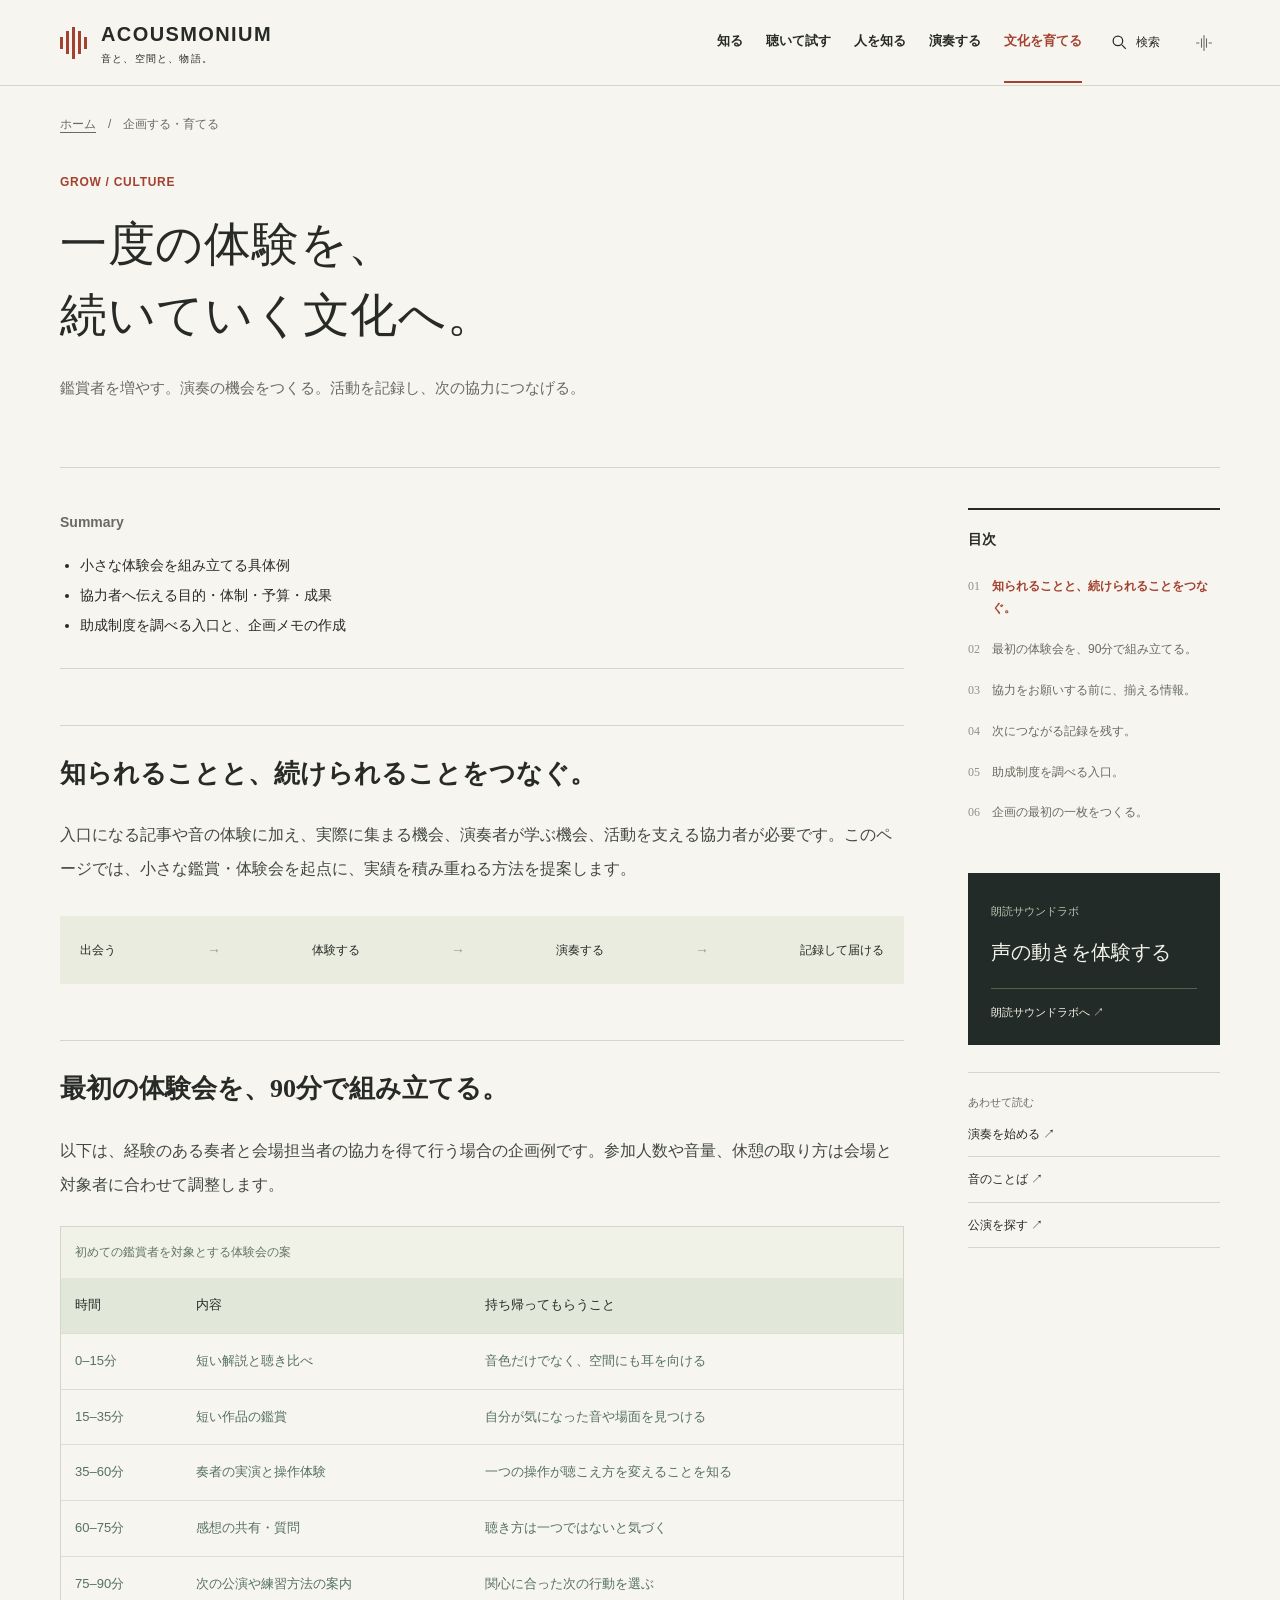
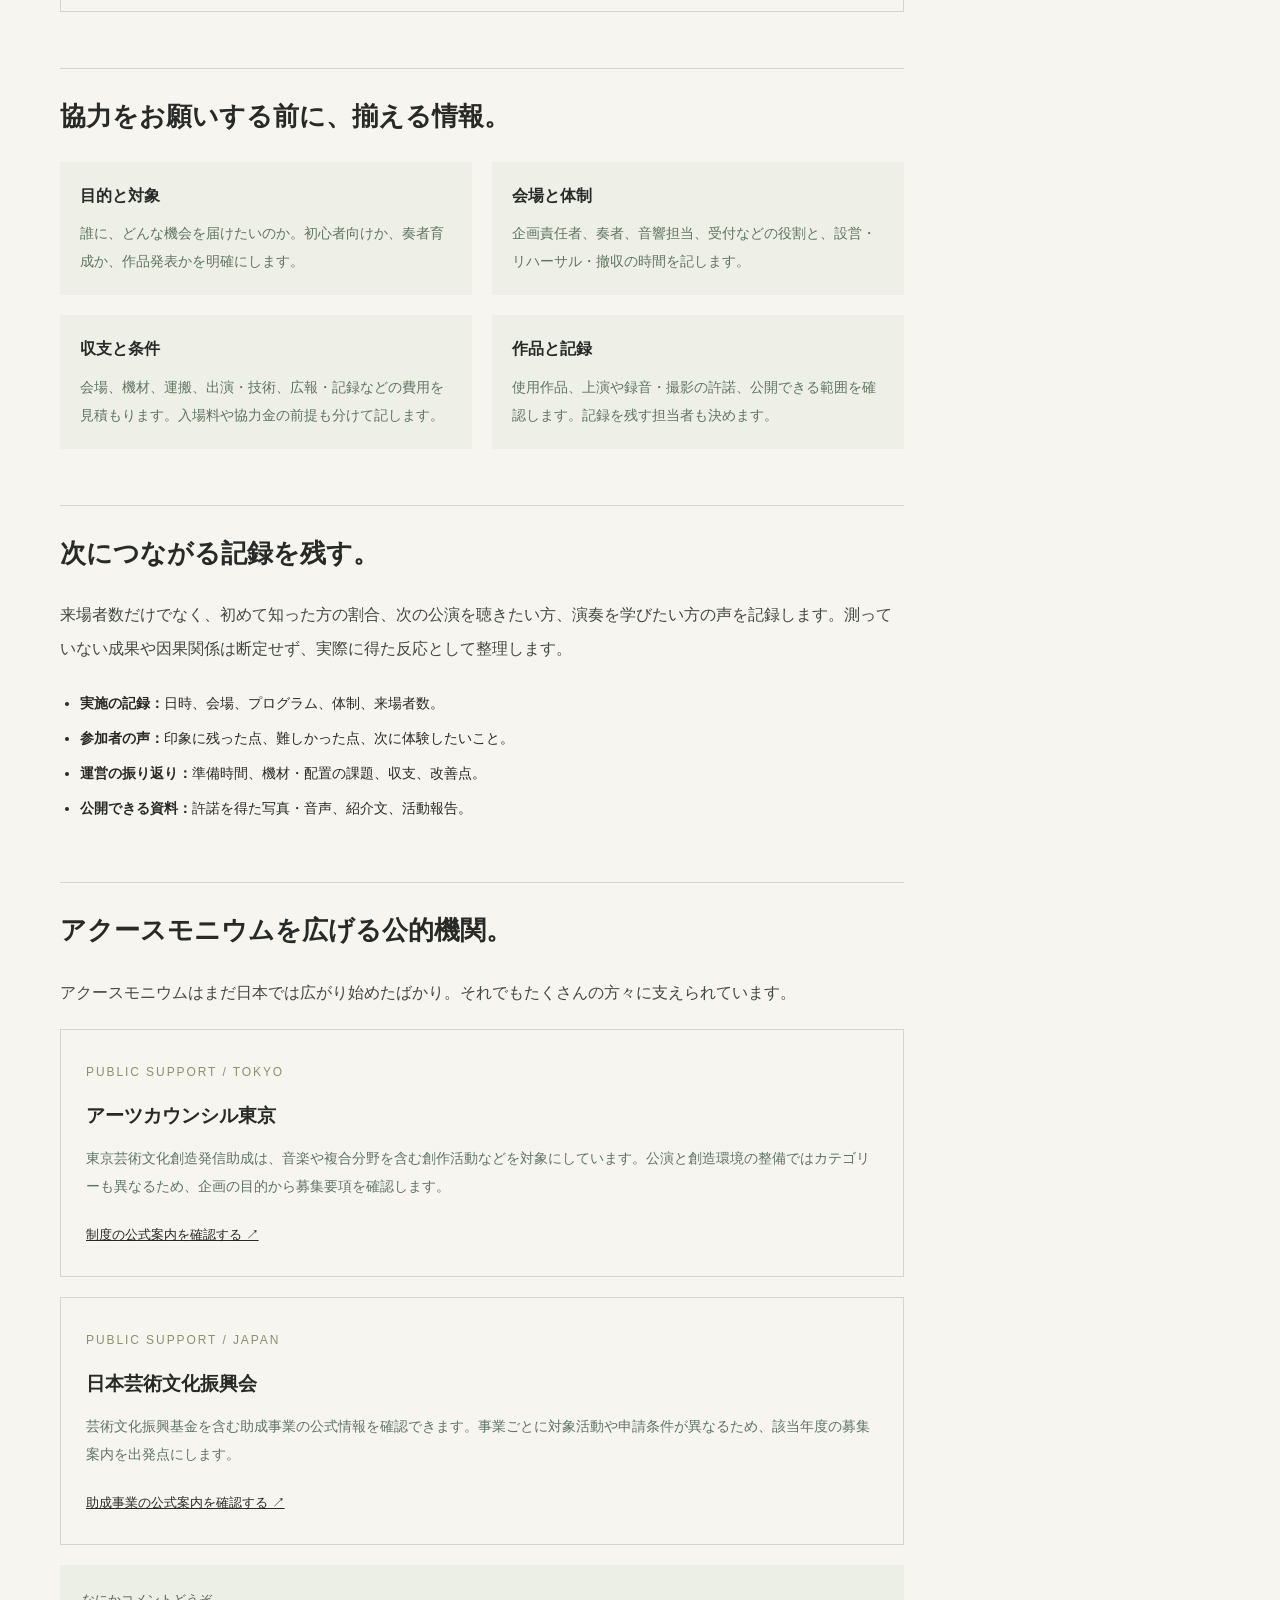
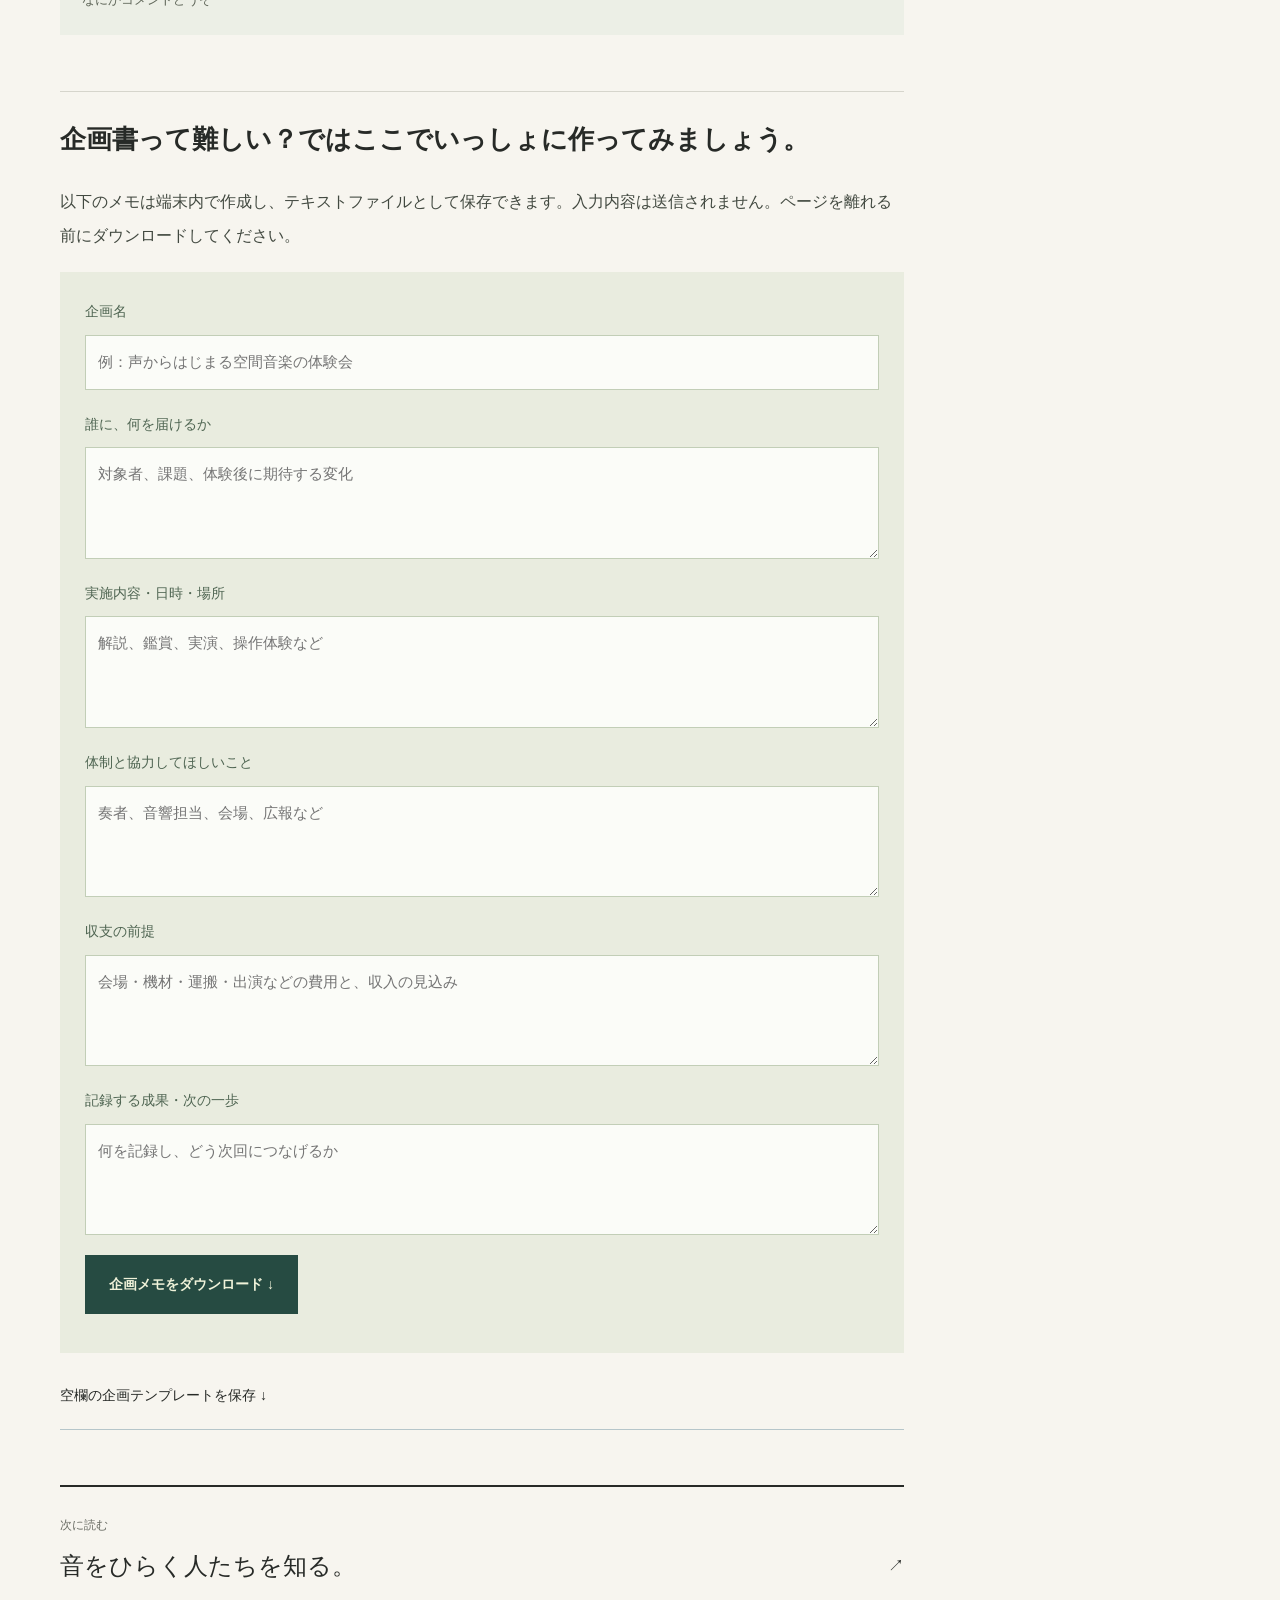
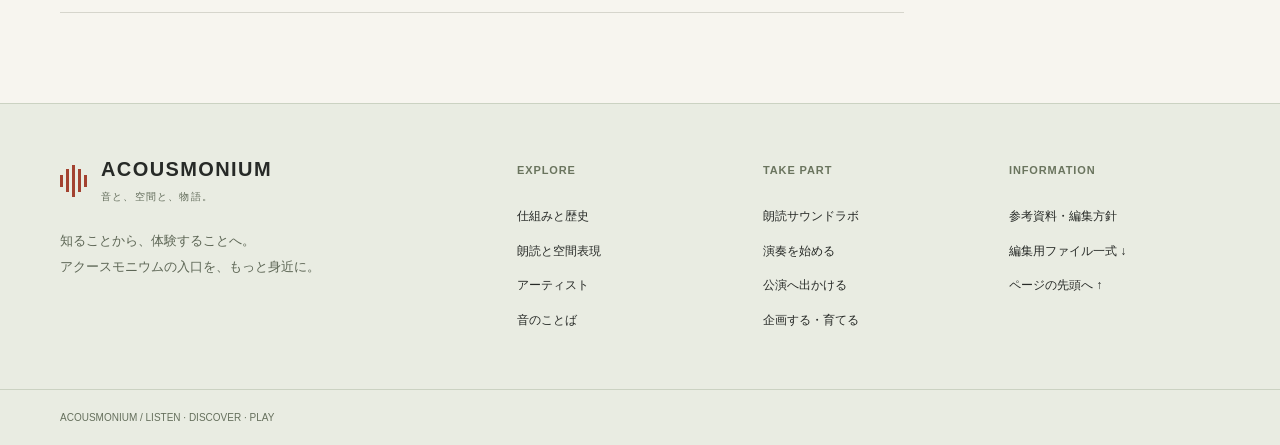
<file: organize.html>
<!doctype html>
<html lang="ja">
  <head>
    <meta charset="utf-8" />
    <meta name="viewport" content="width=device-width,initial-scale=1" />
    <title>企画する・育てる | ACOUSMONIUM</title>
    <meta
      name="description"
      content="鑑賞者を増やす。演奏の機会をつくる。活動を記録し、次の協力につなげる。"
    />
    <meta name="theme-color" content="#102c32" />
    <meta property="og:title" content="企画する・育てる | ACOUSMONIUM" />
    <meta
      property="og:description"
      content="鑑賞者を増やす。演奏の機会をつくる。活動を記録し、次の協力につなげる。"
    />
    <meta property="og:type" content="website" />
    <link rel="icon" href="assets/favicon.svg" type="image/svg+xml" />
    <link rel="stylesheet" href="style.css" />
    <link rel="stylesheet" href="pages.css" />
    <link rel="stylesheet" href="editorial.css" />
  </head>
  <body id="top" class="article-page">
    <a class="skip-link" href="#main-content">本文へ移動</a>
    <div class="reading-progress" aria-hidden="true">
      <span id="reading-progress"></span>
    </div>

    <header class="masthead">
      <a class="brand" href="index.html"
        ><span class="brand-mark" aria-hidden="true"
          ><i></i><i></i><i></i><i></i><i></i></span
        ><span>ACOUSMONIUM<small>音と、空間と、物語。</small></span></a
      >
      <nav class="desktop-nav" aria-label="メインナビゲーション">
        <a href="about.html">知る</a><a href="lab.html">聴いて試す</a
        ><a href="artists.html">人を知る</a><a href="start.html">演奏する</a
        ><a href="organize.html">文化を育てる</a>
      </nav>
      <button class="search-trigger" type="button" aria-label="サイト内を検索">
        <svg viewBox="0 0 24 24" aria-hidden="true">
          <circle cx="10" cy="10" r="6"></circle>
          <path d="m15 15 5 5"></path></svg
        ><span>検索</span>
      </button>
      <button
        class="motion-toggle"
        type="button"
        aria-label="装飾の動きを止める"
        aria-pressed="false"
        title="装飾の動きを止める"
        hidden
      >
        <svg viewBox="0 0 24 24" aria-hidden="true">
          <path d="M3 12h3m3-5v10m3-14v18m3-14v10m3-5h3" />
          <path class="motion-off-line" d="M3 3l18 18" />
        </svg>
      </button>
      <details class="mobile-menu">
        <summary>メニュー</summary>
        <nav aria-label="モバイルナビゲーション">
          <a href="about.html">知る</a><a href="lab.html">聴いて試す</a
          ><a href="artists.html">人を知る</a><a href="start.html">演奏する</a
          ><a href="organize.html">文化を育てる</a
          ><a href="visit.html">公演を探す</a
          ><a href="glossary.html">音のことば</a>
        </nav>
      </details>
    </header>
    <main id="main-content">
      <div class="article-intro">
        <div class="breadcrumbs">
          <a href="index.html">ホーム</a><span>/</span
          ><span>企画する・育てる</span>
        </div>
        <div class="article-title-row">
          <div>
            <p class="category-label">GROW / CULTURE</p>
            <h1>一度の体験を、<br />続いていく文化へ。</h1>
            <p class="deck">
              鑑賞者を増やす。演奏の機会をつくる。活動を記録し、次の協力につなげる。
            </p>
            <div class="article-meta">
              <span></span><span></span>
            </div>
          </div>
        </div>
      </div>
      <div class="article-layout">
        <article class="reading-body">
          <div class="article-summary">
            <h2>Summary</h2>
            <ul>
              <li>小さな体験会を組み立てる具体例</li>
              <li>協力者へ伝える目的・体制・予算・成果</li>
              <li>助成制度を調べる入口と、企画メモの作成</li>
            </ul>
          </div>
          <details class="mobile-toc">
            <summary>目次を開く</summary>
            <nav aria-label="記事内の目次">
              <a href="#section-1"
                ><span>01</span>知られることと、続けられることをつなぐ。</a
              ><a href="#section-2"
                ><span>02</span>最初の体験会を、90分で組み立てる。</a
              ><a href="#section-3"
                ><span>03</span>協力をお願いする前に、揃える情報。</a
              ><a href="#section-4"><span>04</span>次につながる記録を残す。</a
              ><a href="#section-5"><span>05</span>助成制度を調べる入口。</a
              ><a href="#section-6"
                ><span>06</span>企画の最初の一枚をつくる。</a
              >
            </nav>
          </details>
          <h2 id="section-1">知られることと、続けられることをつなぐ。</h2>
          <p>
            入口になる記事や音の体験に加え、実際に集まる機会、演奏者が学ぶ機会、活動を支える協力者が必要です。このページでは、小さな鑑賞・体験会を起点に、実績を積み重ねる方法を提案します。
          </p>
          <div class="growth-loop">
            <span>出会う</span><b>→</b><span>体験する</span><b>→</b
            ><span>演奏する</span><b>→</b><span>記録して届ける</span>
          </div>
          <h2 id="section-2">最初の体験会を、90分で組み立てる。</h2>
          <p>
            以下は、経験のある奏者と会場担当者の協力を得て行う場合の企画例です。参加人数や音量、休憩の取り方は会場と対象者に合わせて調整します。
          </p>
          <div class="table-scroll">
            <table>
              <caption>
                初めての鑑賞者を対象とする体験会の案
              </caption>
              <thead>
                <tr>
                  <th>時間</th>
                  <th>内容</th>
                  <th>持ち帰ってもらうこと</th>
                </tr>
              </thead>
              <tbody>
                <tr>
                  <td>0–15分</td>
                  <td>短い解説と聴き比べ</td>
                  <td>音色だけでなく、空間にも耳を向ける</td>
                </tr>
                <tr>
                  <td>15–35分</td>
                  <td>短い作品の鑑賞</td>
                  <td>自分が気になった音や場面を見つける</td>
                </tr>
                <tr>
                  <td>35–60分</td>
                  <td>奏者の実演と操作体験</td>
                  <td>一つの操作が聴こえ方を変えることを知る</td>
                </tr>
                <tr>
                  <td>60–75分</td>
                  <td>感想の共有・質問</td>
                  <td>聴き方は一つではないと気づく</td>
                </tr>
                <tr>
                  <td>75–90分</td>
                  <td>次の公演や練習方法の案内</td>
                  <td>関心に合った次の行動を選ぶ</td>
                </tr>
              </tbody>
            </table>
          </div>
          <h2 id="section-3">協力をお願いする前に、揃える情報。</h2>
          <div class="brief-grid">
            <section>
              <h3>目的と対象</h3>
              <p>
                誰に、どんな機会を届けたいのか。初心者向けか、奏者育成か、作品発表かを明確にします。
              </p>
            </section>
            <section>
              <h3>会場と体制</h3>
              <p>
                企画責任者、奏者、音響担当、受付などの役割と、設営・リハーサル・撤収の時間を記します。
              </p>
            </section>
            <section>
              <h3>収支と条件</h3>
              <p>
                会場、機材、運搬、出演・技術、広報・記録などの費用を見積もります。入場料や協力金の前提も分けて記します。
              </p>
            </section>
            <section>
              <h3>作品と記録</h3>
              <p>
                使用作品、上演や録音・撮影の許諾、公開できる範囲を確認します。記録を残す担当者も決めます。
              </p>
            </section>
          </div>
          <h2 id="section-4">次につながる記録を残す。</h2>
          <p>
            来場者数だけでなく、初めて知った方の割合、次の公演を聴きたい方、演奏を学びたい方の声を記録します。測っていない成果や因果関係は断定せず、実際に得た反応として整理します。
          </p>
          <ul class="reading-list">
            <li><b>実施の記録：</b>日時、会場、プログラム、体制、来場者数。</li>
            <li>
              <b>参加者の声：</b
              >印象に残った点、難しかった点、次に体験したいこと。
            </li>
            <li>
              <b>運営の振り返り：</b>準備時間、機材・配置の課題、収支、改善点。
            </li>
            <li>
              <b>公開できる資料：</b>許諾を得た写真・音声、紹介文、活動報告。
            </li>
          </ul>
          <h2 id="section-5">アクースモニウムを広げる公的機関。</h2>
          <p>
            アクースモニウムはまだ日本では広がり始めたばかり。それでもたくさんの方々に支えられています。
          </p>
          <div class="official-resource">
            <span>PUBLIC SUPPORT / TOKYO</span>
            <h3>アーツカウンシル東京</h3>
            <p>
              東京芸術文化創造発信助成は、音楽や複合分野を含む創作活動などを対象にしています。公演と創造環境の整備ではカテゴリーも異なるため、企画の目的から募集要項を確認します。
            </p>
            <a
              href="https://www.artscouncil-tokyo.jp/grants/tokyo-grant-program/"
              target="_blank"
              rel="noopener"
              >制度の公式案内を確認する ↗</a
            >
          </div>
          <div class="official-resource">
            <span>PUBLIC SUPPORT / JAPAN</span>
            <h3>日本芸術文化振興会</h3>
            <p>
              芸術文化振興基金を含む助成事業の公式情報を確認できます。事業ごとに対象活動や申請条件が異なるため、該当年度の募集案内を出発点にします。
            </p>
            <a
              href="https://www.ntj.jac.go.jp/grant/about/overview/"
              target="_blank"
              rel="noopener"
              >助成事業の公式案内を確認する ↗</a
            >
          </div>
          <p class="note">
            なにかコメントどうぞ
          </p>
          <h2 id="section-6">企画書って難しい？ではここでいっしょに作ってみましょう。</h2>
          <p>
            以下のメモは端末内で作成し、テキストファイルとして保存できます。入力内容は送信されません。ページを離れる前にダウンロードしてください。
          </p>
          <form id="project-brief">
            <label
              >企画名<input
                name="title"
                placeholder="例：声からはじまる空間音楽の体験会"
                maxlength="160" /></label
            ><label
              >誰に、何を届けるか<textarea
                name="purpose"
                rows="3"
                placeholder="対象者、課題、体験後に期待する変化"
              ></textarea></label
            ><label
              >実施内容・日時・場所<textarea
                name="program"
                rows="3"
                placeholder="解説、鑑賞、実演、操作体験など"
              ></textarea></label
            ><label
              >体制と協力してほしいこと<textarea
                name="team"
                rows="3"
                placeholder="奏者、音響担当、会場、広報など"
              ></textarea></label
            ><label
              >収支の前提<textarea
                name="budget"
                rows="3"
                placeholder="会場・機材・運搬・出演などの費用と、収入の見込み"
              ></textarea></label
            ><label
              >記録する成果・次の一歩<textarea
                name="outcome"
                rows="3"
                placeholder="何を記録し、どう次回につなげるか"
              ></textarea></label
            ><button class="solid-button" type="submit">
              企画メモをダウンロード ↓
            </button>
            <p id="brief-status" role="status"></p>
          </form>
          <noscript
            ><p>
              入力メモのダウンロードにはJavaScriptが必要です。下のテンプレートもご利用いただけます。
            </p></noscript
          ><a class="text-link" href="assets/project-template.txt" download=""
            >空欄の企画テンプレートを保存 ↓</a
          ><a class="next-reading" href="artists.html"
            ><span>次に読む</span><b>音をひらく人たちを知る。</b><i>↗</i></a
          >
        </article>
        <aside class="article-sidebar">
          <div class="sticky-sidebar">
            <nav class="toc" aria-label="このページの目次">
              <h2>目次</h2>
              <a href="#section-1"
                ><span>01</span>知られることと、続けられることをつなぐ。</a
              ><a href="#section-2"
                ><span>02</span>最初の体験会を、90分で組み立てる。</a
              ><a href="#section-3"
                ><span>03</span>協力をお願いする前に、揃える情報。</a
              ><a href="#section-4"><span>04</span>次につながる記録を残す。</a
              ><a href="#section-5"><span>05</span>助成制度を調べる入口。</a
              ><a href="#section-6"
                ><span>06</span>企画の最初の一枚をつくる。</a
              >
            </nav>
            <a class="side-lab" href="lab.html"
              ><span>朗読サウンドラボ</span><b>声の動きを体験する</b>

              <small>朗読サウンドラボへ ↗</small></a
            >
            <div class="related-side">
              <span>あわせて読む</span><a href="start.html">演奏を始める ↗</a
              ><a href="glossary.html">音のことば ↗</a
              ><a href="visit.html">公演を探す ↗</a>
            </div>
          </div>
        </aside>
      </div>
    </main>

    <footer class="site-footer">
      <div>
        <a class="brand" href="index.html"
          ><span class="brand-mark" aria-hidden="true"
            ><i></i><i></i><i></i><i></i><i></i></span
          ><span>ACOUSMONIUM<small>音と、空間と、物語。</small></span></a
        >
        <p>
          知ることから、体験することへ。<br />アクースモニウムの入口を、もっと身近に。
        </p>
        <small
          ></small
        >
      </div>
      <div>
        <b>EXPLORE</b><a href="about.html">仕組みと歴史</a
        ><a href="story.html">朗読と空間表現</a
        ><a href="artists.html">アーティスト</a
        ><a href="glossary.html">音のことば</a>
      </div>
      <div>
        <b>TAKE PART</b><a href="lab.html">朗読サウンドラボ</a
        ><a href="start.html">演奏を始める</a
        ><a href="visit.html">公演へ出かける</a
        ><a href="organize.html">企画する・育てる</a>
      </div>
      <div>
        <b>INFORMATION</b><a href="sources.html">参考資料・編集方針</a
        ><a href="source.zip" download="">編集用ファイル一式 ↓</a
        ><a href="#top">ページの先頭へ ↑</a>
      </div>
    </footer>
    <div class="footer-bottom">
      <span>ACOUSMONIUM / LISTEN · DISCOVER · PLAY</span
      ><span></span>
    </div>
    <dialog id="site-search" aria-labelledby="search-title">
      <div class="search-heading">
        <h2 id="search-title">気になることから、探す。</h2>
        <button id="search-close" type="button" aria-label="検索を閉じる">
          ×
        </button>
      </div>
      <label for="search-query">キーワード</label
      ><input
        id="search-query"
        type="search"
        placeholder="例：朗読、檜垣、演奏、助成"
        autocomplete="off"
      />
      <p id="search-count" role="status"></p>
      <div id="search-results"></div>
    </dialog>
    <script src="search-index.js"></script>
    <script src="editorial.js"></script>

    <script src="image-settings.js"></script>
    <script src="site-enhancements.js"></script>
  </body>
</html>
</file>
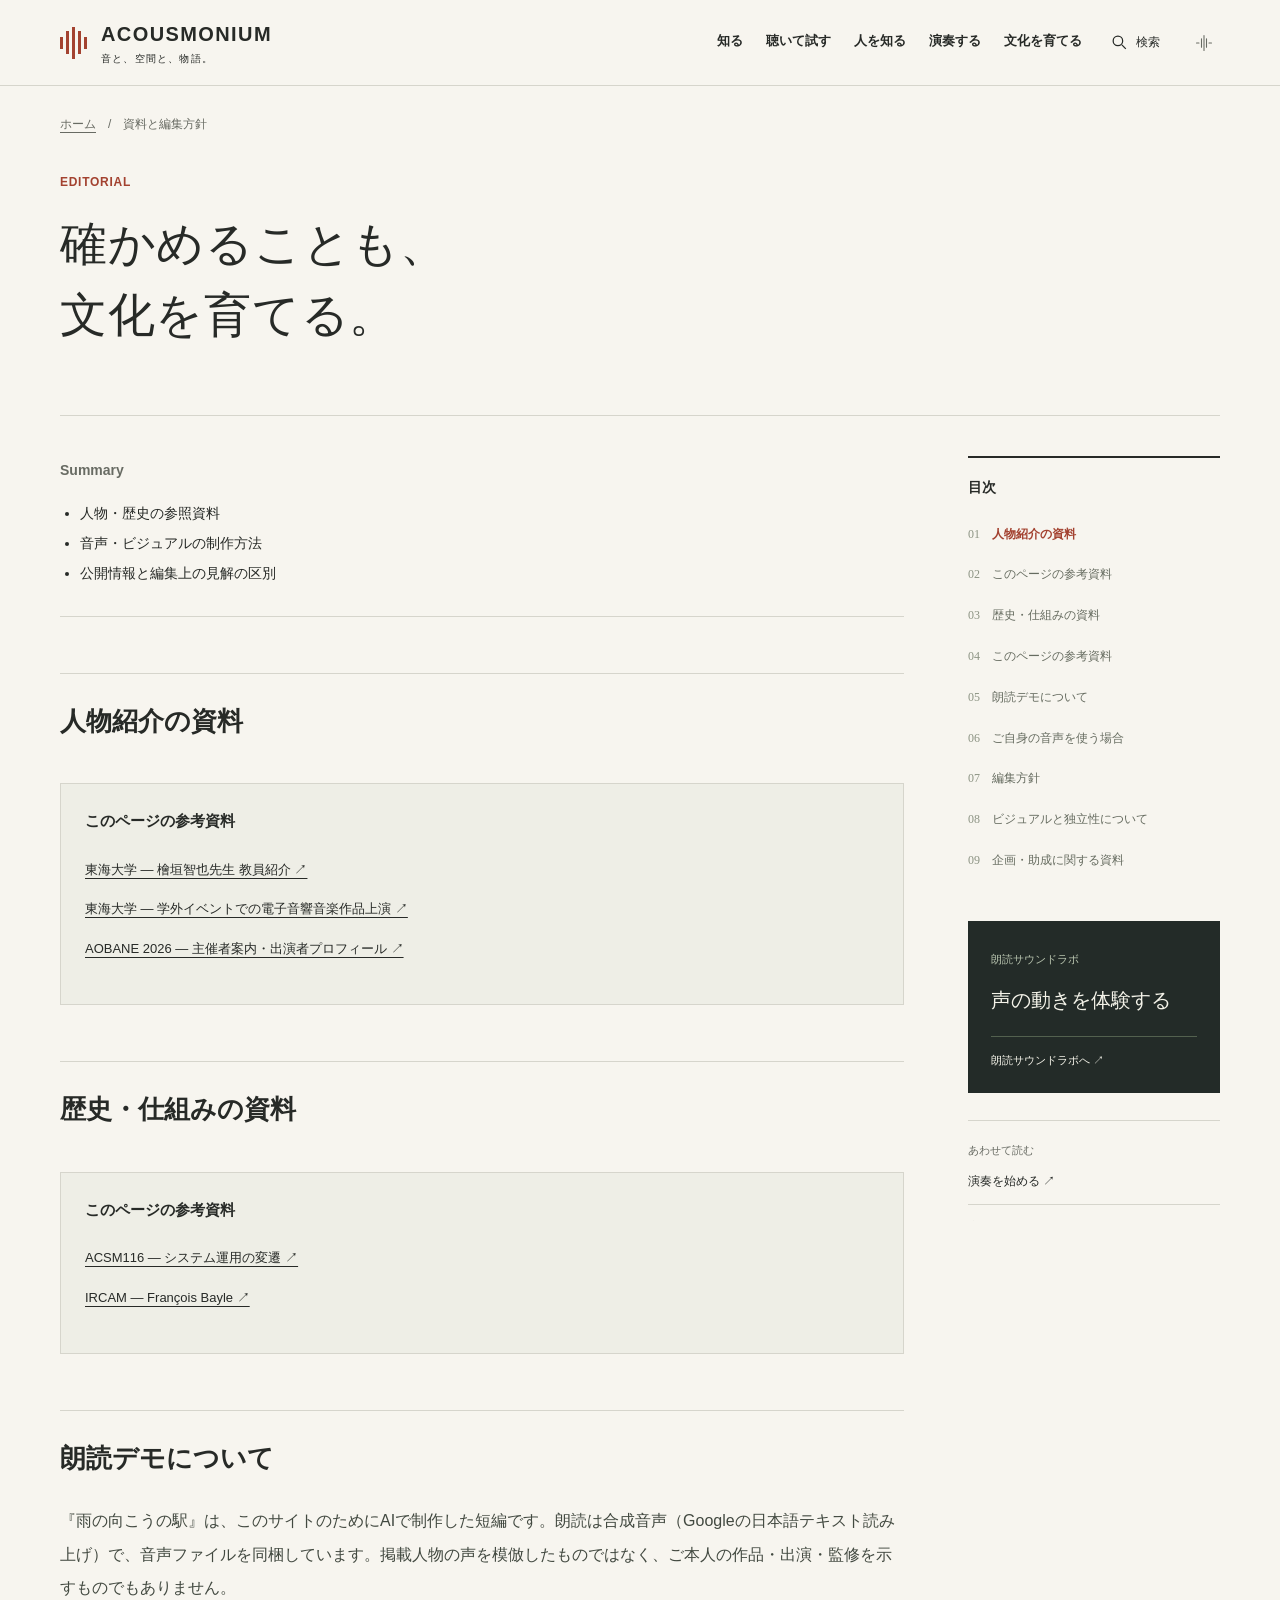
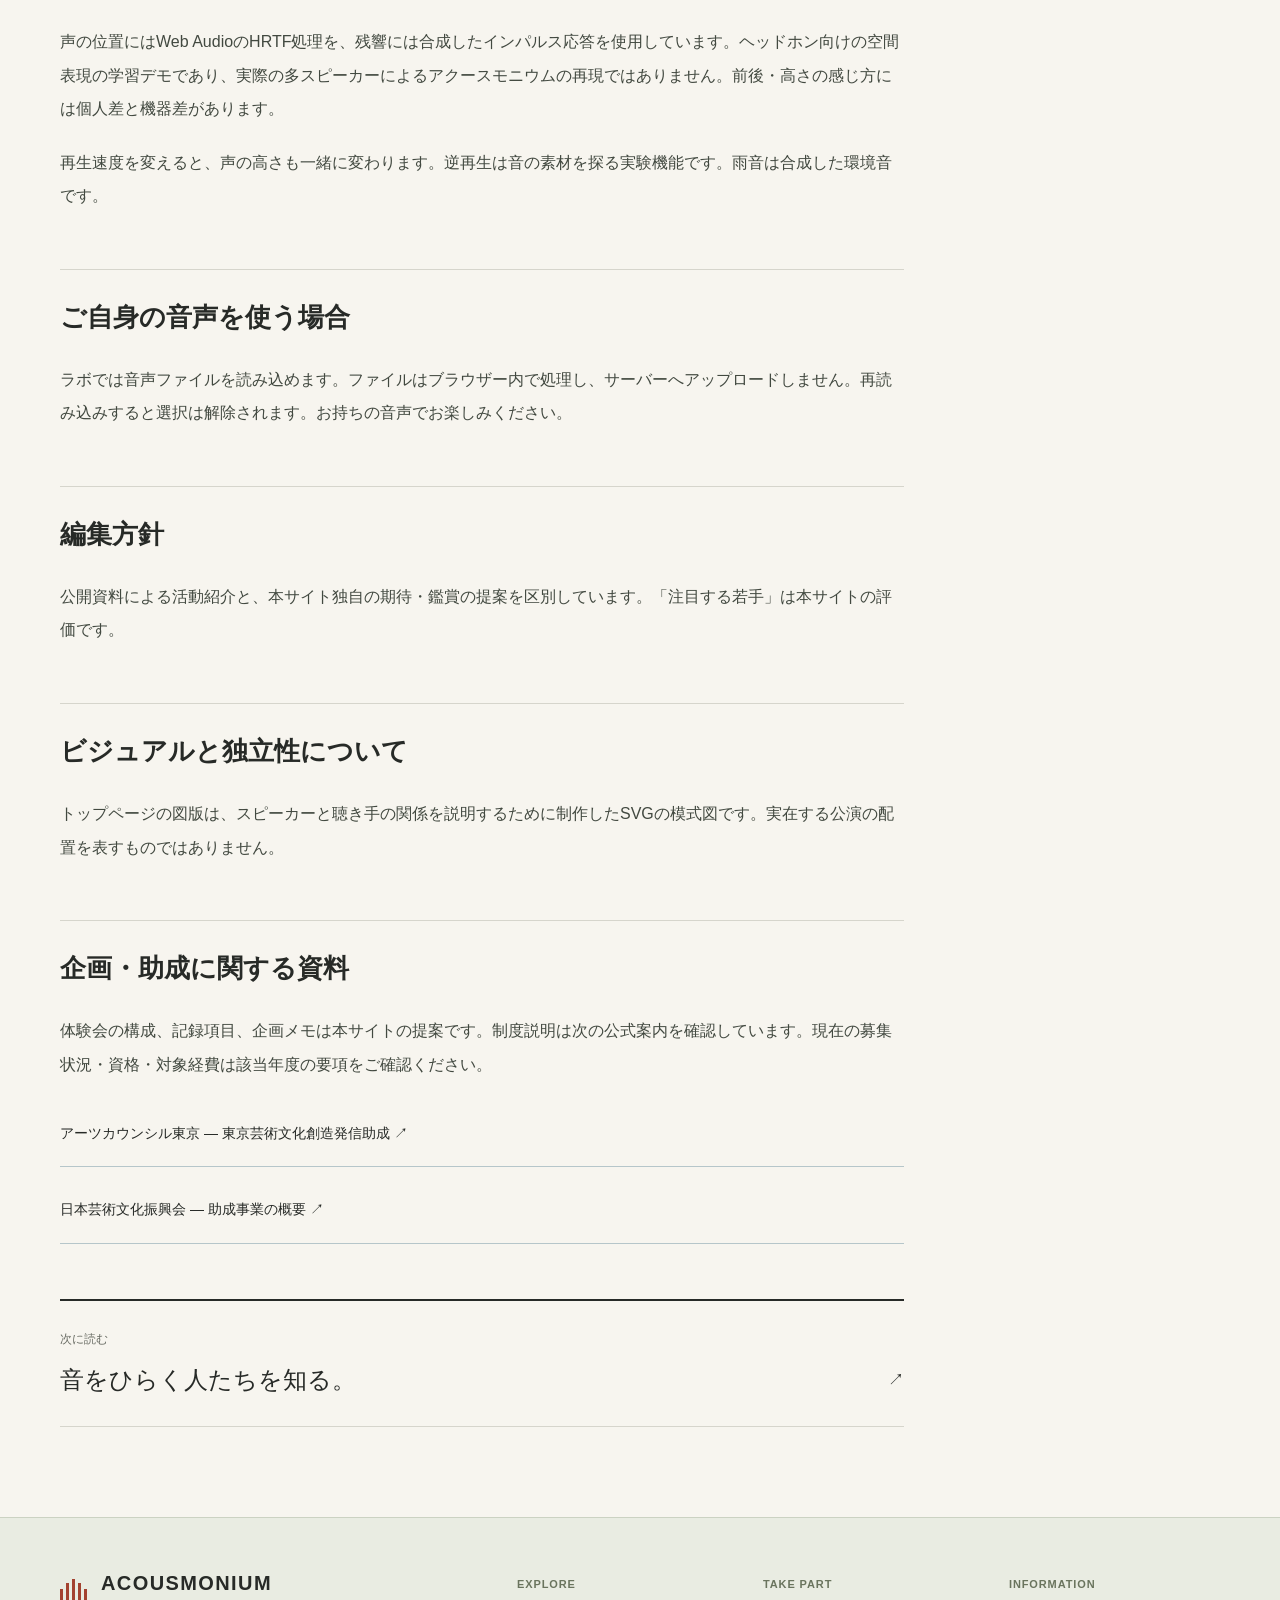
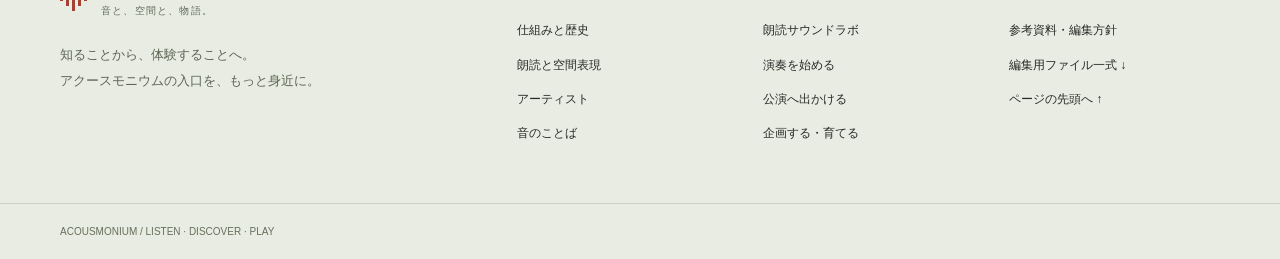
<file: sources.html>
<!doctype html>
<html lang="ja">
  <head>
    <meta charset="utf-8" />
    <meta name="viewport" content="width=device-width,initial-scale=1" />
    <title>資料と編集方針 | ACOUSMONIUM</title>
    <meta
      name="description"
      content="。"
    />
    <meta name="theme-color" content="#102c32" />
    <meta property="og:title" content="資料と編集方針 | ACOUSMONIUM" />
    <meta
      property="og:description"
      content="。"
    />
    <meta property="og:type" content="website" />
    <link rel="icon" href="assets/favicon.svg" type="image/svg+xml" />
    <link rel="stylesheet" href="style.css" />
    <link rel="stylesheet" href="pages.css" />
    <link rel="stylesheet" href="editorial.css" />
  </head>
  <body id="top" class="article-page">
    <a class="skip-link" href="#main-content">本文へ移動</a>
    <div class="reading-progress" aria-hidden="true">
      <span id="reading-progress"></span>
    </div>

    <header class="masthead">
      <a class="brand" href="index.html"
        ><span class="brand-mark" aria-hidden="true"
          ><i></i><i></i><i></i><i></i><i></i></span
        ><span>ACOUSMONIUM<small>音と、空間と、物語。</small></span></a
      >
      <nav class="desktop-nav" aria-label="メインナビゲーション">
        <a href="about.html">知る</a><a href="lab.html">聴いて試す</a
        ><a href="artists.html">人を知る</a><a href="start.html">演奏する</a
        ><a href="organize.html">文化を育てる</a>
      </nav>
      <button class="search-trigger" type="button" aria-label="サイト内を検索">
        <svg viewBox="0 0 24 24" aria-hidden="true">
          <circle cx="10" cy="10" r="6"></circle>
          <path d="m15 15 5 5"></path></svg
        ><span>検索</span>
      </button>
      <button
        class="motion-toggle"
        type="button"
        aria-label="装飾の動きを止める"
        aria-pressed="false"
        title="装飾の動きを止める"
        hidden
      >
        <svg viewBox="0 0 24 24" aria-hidden="true">
          <path d="M3 12h3m3-5v10m3-14v18m3-14v10m3-5h3" />
          <path class="motion-off-line" d="M3 3l18 18" />
        </svg>
      </button>
      <details class="mobile-menu">
        <summary>メニュー</summary>
        <nav aria-label="モバイルナビゲーション">
          <a href="about.html">知る</a><a href="lab.html">聴いて試す</a
          ><a href="artists.html">人を知る</a><a href="start.html">演奏する</a
          ><a href="organize.html">文化を育てる</a
          ><a href="visit.html">公演を探す</a
          ><a href="glossary.html">音のことば</a>
        </nav>
      </details>
    </header>
    <main id="main-content">
      <div class="article-intro">
        <div class="breadcrumbs">
          <a href="index.html">ホーム</a><span>/</span
          ><span>資料と編集方針</span>
        </div>
        <div class="article-title-row">
          <div>
            <p class="category-label">EDITORIAL</p>
            <h1>確かめることも、<br />文化を育てる。</h1>
            <p class="deck">
              
            </p>
            <div class="article-meta">
              <span></span><span></span>
            </div>
          </div>
        </div>
      </div>
      <div class="article-layout">
        <article class="reading-body">
          <div class="article-summary">
            <h2>Summary</h2>
            <ul>
              <li>人物・歴史の参照資料</li>
              <li>音声・ビジュアルの制作方法</li>
              <li>公開情報と編集上の見解の区別</li>
            </ul>
          </div>
          <details class="mobile-toc">
            <summary>目次を開く</summary>
            <nav aria-label="記事内の目次">
              <a href="#section-1"><span>01</span>人物紹介の資料</a
              ><a href="#section-2"><span>02</span>このページの参考資料</a
              ><a href="#section-3"><span>03</span>歴史・仕組みの資料</a
              ><a href="#section-4"><span>04</span>このページの参考資料</a
              ><a href="#section-5"><span>05</span>朗読デモについて</a
              ><a href="#section-6"><span>06</span>ご自身の音声を使う場合</a
              ><a href="#section-7"><span>07</span>編集方針</a
              ><a href="#section-8"><span>08</span>ビジュアルと独立性について</a
              ><a href="#section-9"><span>09</span>企画・助成に関する資料</a>
            </nav>
          </details>
          <h2 id="section-1">人物紹介の資料</h2>
          <section class="source-box">
            <h2 id="section-2">このページの参考資料</h2>
            <a
              href="https://www.u-tokai.ac.jp/ud-humanities-and-culture/news/7502/"
              target="_blank"
              rel="noopener"
              >東海大学 — 檜垣智也先生 教員紹介 ↗</a
            ><a
              href="https://www.u-tokai.ac.jp/ud-humanities-and-culture/news/12208/"
              target="_blank"
              rel="noopener"
              >東海大学 — 学外イベントでの電子音響音楽作品上演 ↗</a
            ><a
              href="https://motokiohkubo.net/event/aobane2026/"
              target="_blank"
              rel="noopener"
              >AOBANE 2026 — 主催者案内・出演者プロフィール ↗</a
            >
            <p></p>
          </section>
          <h2 id="section-3">歴史・仕組みの資料</h2>
          <section class="source-box">
            <h2 id="section-4">このページの参考資料</h2>
            <a
              href="https://acsm116.com/acousmonium/"
              target="_blank"
              rel="noopener"
              >ACSM116 — システム運用の変遷 ↗</a
            ><a
              href="https://ressources.ircam.fr/fr/francois-bayle"
              target="_blank"
              rel="noopener"
              >IRCAM — François Bayle ↗</a
            >
            <p></p>
          </section>
          <h2 id="section-5">朗読デモについて</h2>
          <p>
            『雨の向こうの駅』は、このサイトのためにAIで制作した短編です。朗読は合成音声（Googleの日本語テキスト読み上げ）で、音声ファイルを同梱しています。掲載人物の声を模倣したものではなく、ご本人の作品・出演・監修を示すものでもありません。
          </p>
          <p>
            声の位置にはWeb
            AudioのHRTF処理を、残響には合成したインパルス応答を使用しています。ヘッドホン向けの空間表現の学習デモであり、実際の多スピーカーによるアクースモニウムの再現ではありません。前後・高さの感じ方には個人差と機器差があります。
          </p>
          <p>
            再生速度を変えると、声の高さも一緒に変わります。逆再生は音の素材を探る実験機能です。雨音は合成した環境音です。
          </p>
          <h2 id="section-6">ご自身の音声を使う場合</h2>
          <p>
            ラボでは音声ファイルを読み込めます。ファイルはブラウザー内で処理し、サーバーへアップロードしません。再読み込みすると選択は解除されます。お持ちの音声でお楽しみください。
          </p>
          <h2 id="section-7">編集方針</h2>
          <p>
            公開資料による活動紹介と、本サイト独自の期待・鑑賞の提案を区別しています。「注目する若手」は本サイトの評価です。
          </p>
          <h2 id="section-8">ビジュアルと独立性について</h2>
          <p>
            トップページの図版は、スピーカーと聴き手の関係を説明するために制作したSVGの模式図です。実在する公演の配置を表すものではありません。
          </p>
          <p>
            
          </p>
          <h2 id="section-9">企画・助成に関する資料</h2>
          <p>
            体験会の構成、記録項目、企画メモは本サイトの提案です。制度説明は次の公式案内を確認しています。現在の募集状況・資格・対象経費は該当年度の要項をご確認ください。
          </p>
          <a
            class="text-link"
            href="https://www.artscouncil-tokyo.jp/grants/tokyo-grant-program/"
            target="_blank"
            rel="noopener"
            >アーツカウンシル東京 — 東京芸術文化創造発信助成 ↗</a
          ><a
            class="text-link"
            href="https://www.ntj.jac.go.jp/grant/about/overview/"
            target="_blank"
            rel="noopener"
            >日本芸術文化振興会 — 助成事業の概要 ↗</a
          ><a class="next-reading" href="artists.html"
            ><span>次に読む</span><b>音をひらく人たちを知る。</b><i>↗</i></a
          >
        </article>
        <aside class="article-sidebar">
          <div class="sticky-sidebar">
            <nav class="toc" aria-label="このページの目次">
              <h2>目次</h2>
              <a href="#section-1"><span>01</span>人物紹介の資料</a
              ><a href="#section-2"><span>02</span>このページの参考資料</a
              ><a href="#section-3"><span>03</span>歴史・仕組みの資料</a
              ><a href="#section-4"><span>04</span>このページの参考資料</a
              ><a href="#section-5"><span>05</span>朗読デモについて</a
              ><a href="#section-6"><span>06</span>ご自身の音声を使う場合</a
              ><a href="#section-7"><span>07</span>編集方針</a
              ><a href="#section-8"><span>08</span>ビジュアルと独立性について</a
              ><a href="#section-9"><span>09</span>企画・助成に関する資料</a>
            </nav>
            <a class="side-lab" href="lab.html"
              ><span>朗読サウンドラボ</span><b>声の動きを体験する</b>

              <small>朗読サウンドラボへ ↗</small></a
            >
            <div class="related-side">
              <span>あわせて読む</span><a href="start.html">演奏を始める ↗</a
              ><a href="glossary.html">音のことば ↗</a
              ><a href="visit.html">公演を探す ↗</a>
            </div>
          </div>
        </aside>
      </div>
    </main>

    <footer class="site-footer">
      <div>
        <a class="brand" href="index.html"
          ><span class="brand-mark" aria-hidden="true"
            ><i></i><i></i><i></i><i></i><i></i></span
          ><span>ACOUSMONIUM<small>音と、空間と、物語。</small></span></a
        >
        <p>
          知ることから、体験することへ。<br />アクースモニウムの入口を、もっと身近に。
        </p>
        <small
          ></small
        >
      </div>
      <div>
        <b>EXPLORE</b><a href="about.html">仕組みと歴史</a
        ><a href="story.html">朗読と空間表現</a
        ><a href="artists.html">アーティスト</a
        ><a href="glossary.html">音のことば</a>
      </div>
      <div>
        <b>TAKE PART</b><a href="lab.html">朗読サウンドラボ</a
        ><a href="start.html">演奏を始める</a
        ><a href="visit.html">公演へ出かける</a
        ><a href="organize.html">企画する・育てる</a>
      </div>
      <div>
        <b>INFORMATION</b><a href="sources.html">参考資料・編集方針</a
        ><a href="source.zip" download="">編集用ファイル一式 ↓</a
        ><a href="#top">ページの先頭へ ↑</a>
      </div>
    </footer>
    <div class="footer-bottom">
      <span>ACOUSMONIUM / LISTEN · DISCOVER · PLAY</span
      ><span></span>
    </div>
    <dialog id="site-search" aria-labelledby="search-title">
      <div class="search-heading">
        <h2 id="search-title">気になることから、探す。</h2>
        <button id="search-close" type="button" aria-label="検索を閉じる">
          ×
        </button>
      </div>
      <label for="search-query">キーワード</label
      ><input
        id="search-query"
        type="search"
        placeholder="例：朗読、檜垣、演奏、助成"
        autocomplete="off"
      />
      <p id="search-count" role="status"></p>
      <div id="search-results"></div>
    </dialog>
    <script src="search-index.js"></script>
    <script src="editorial.js"></script>

    <script src="image-settings.js"></script>
    <script src="site-enhancements.js"></script>
  </body>
</html>
</file>
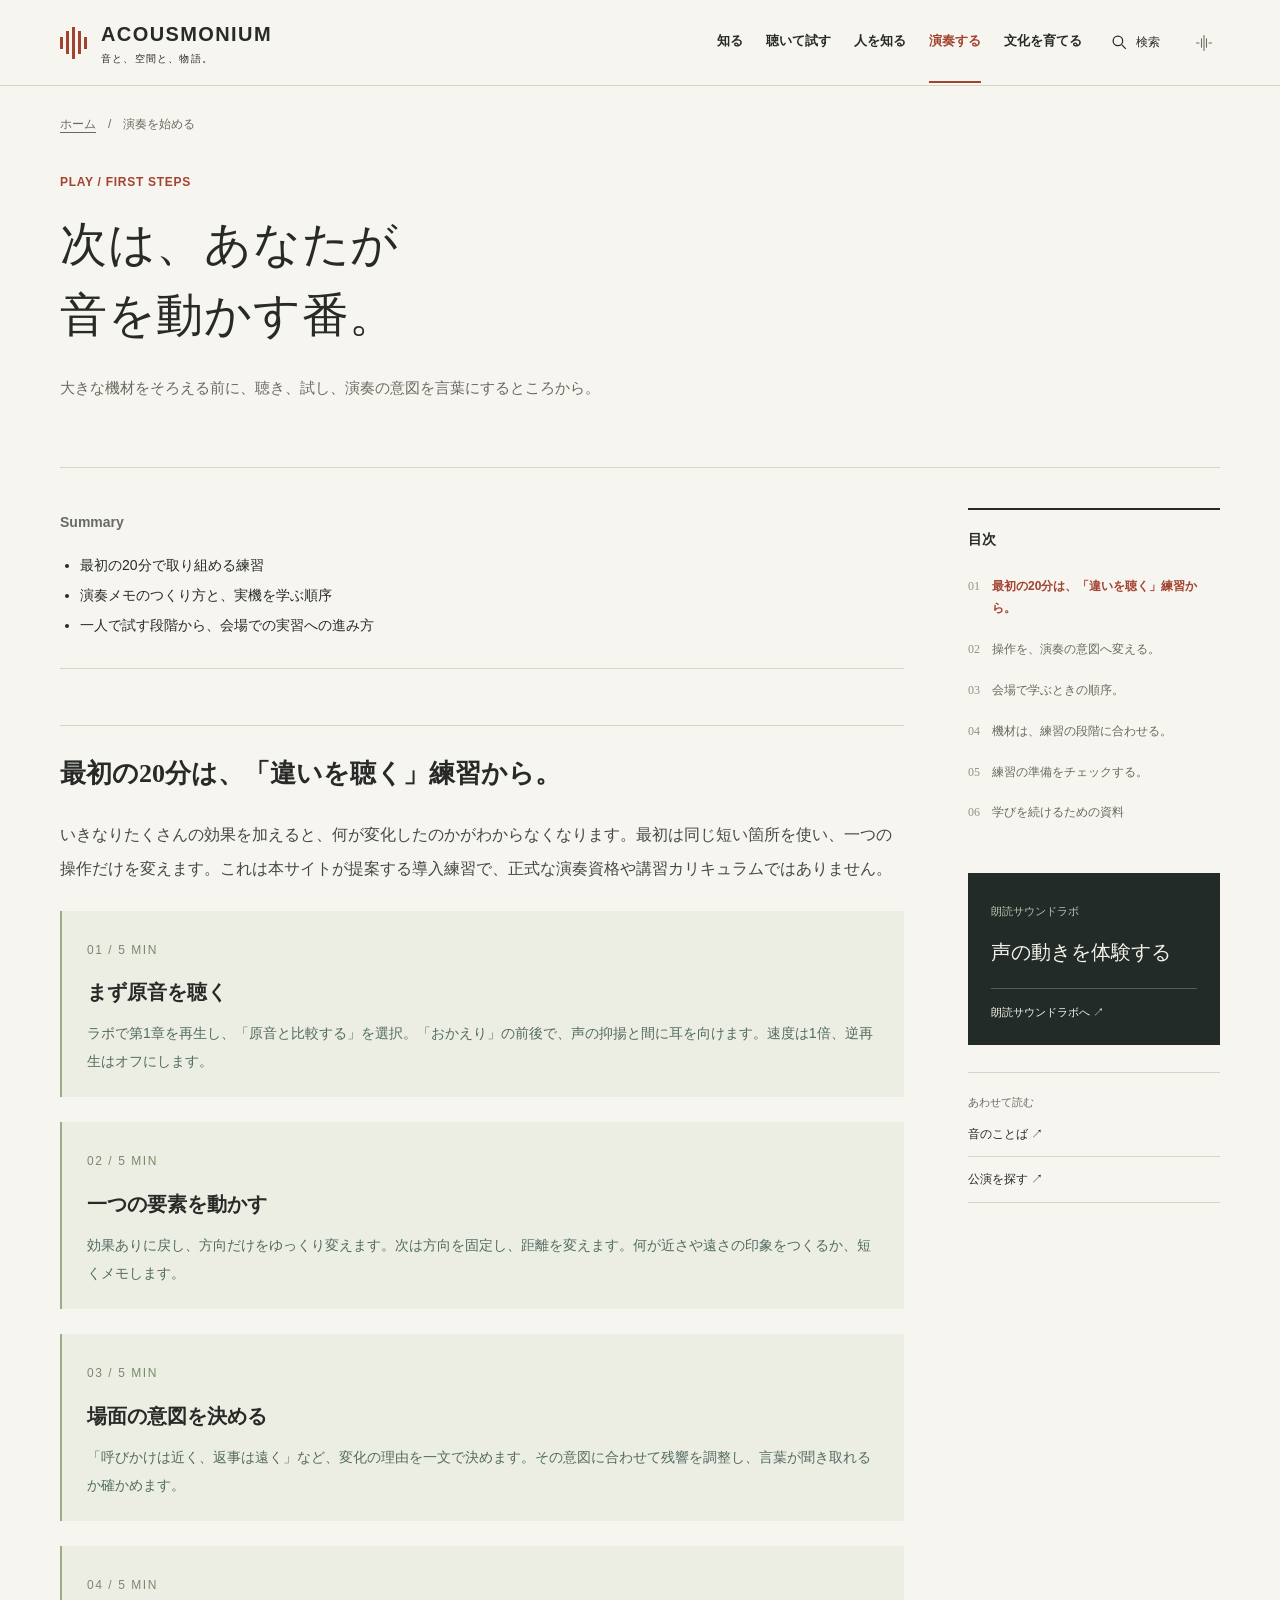
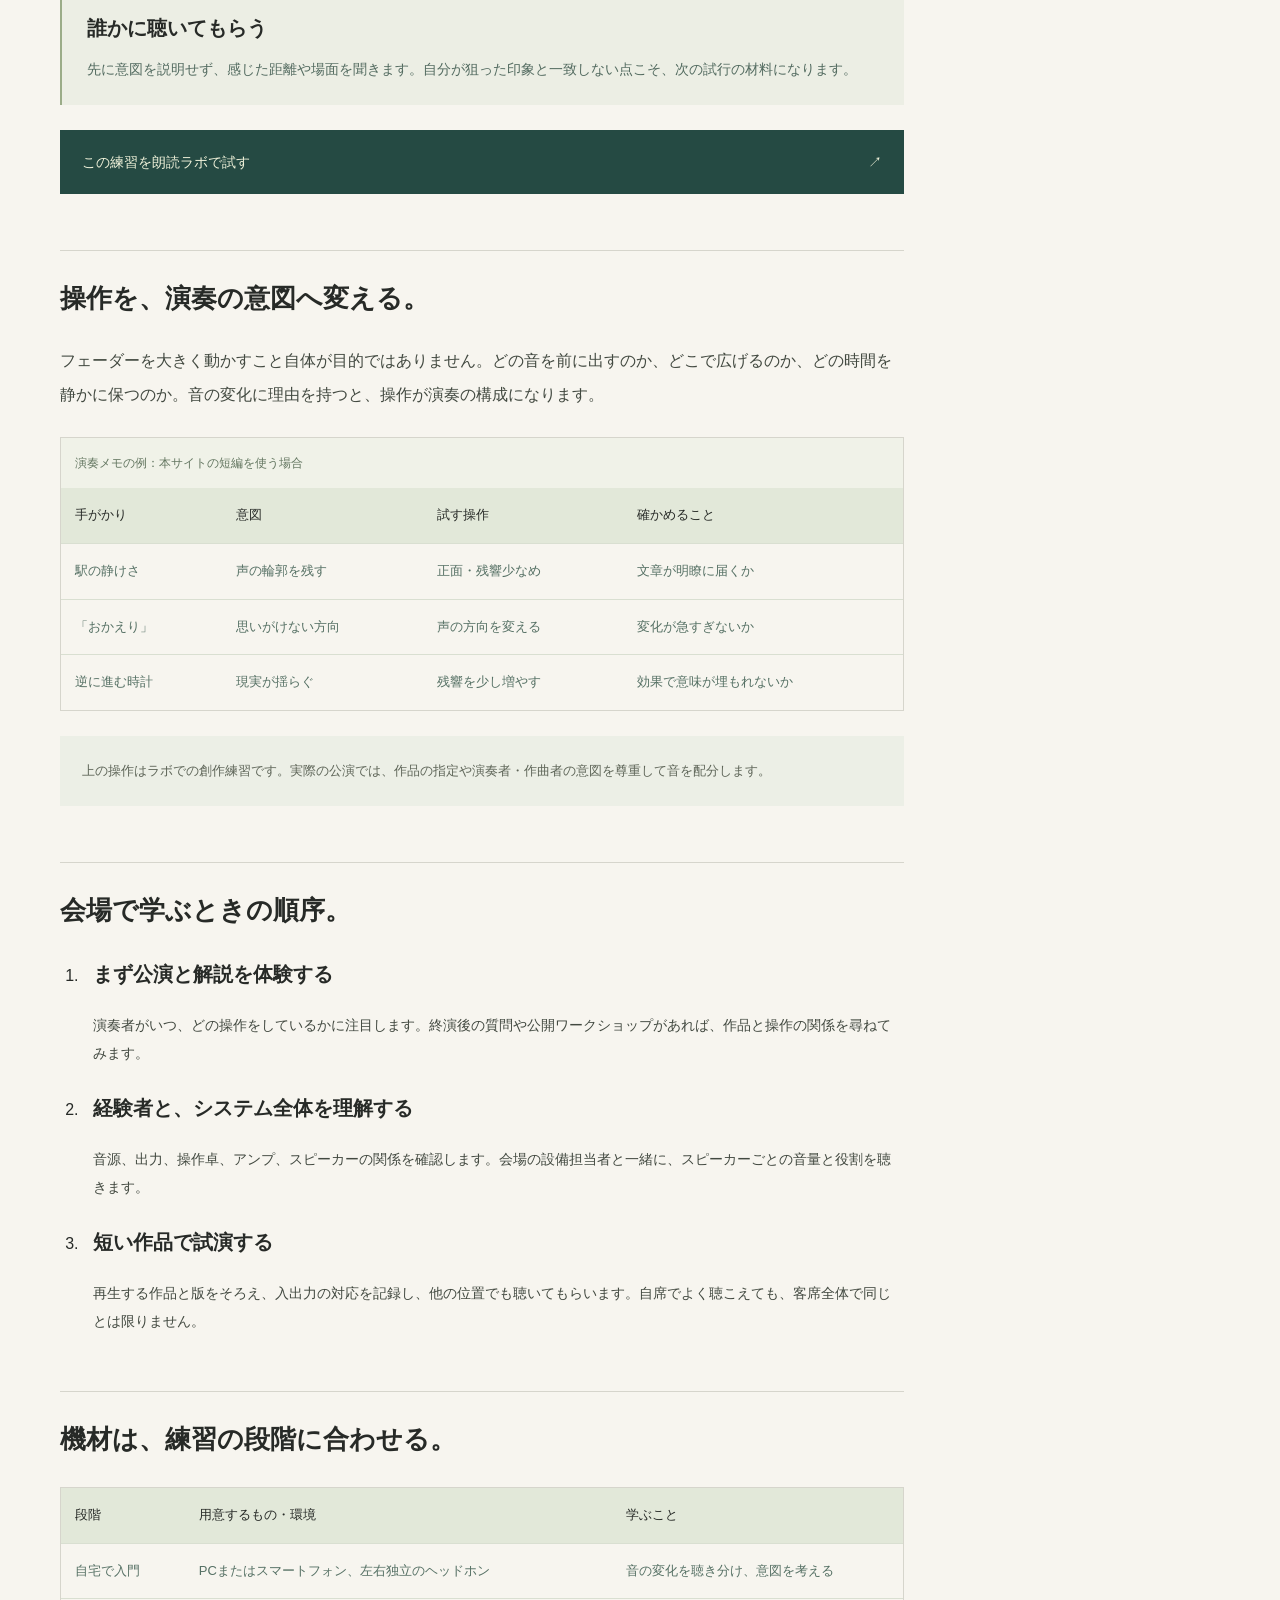
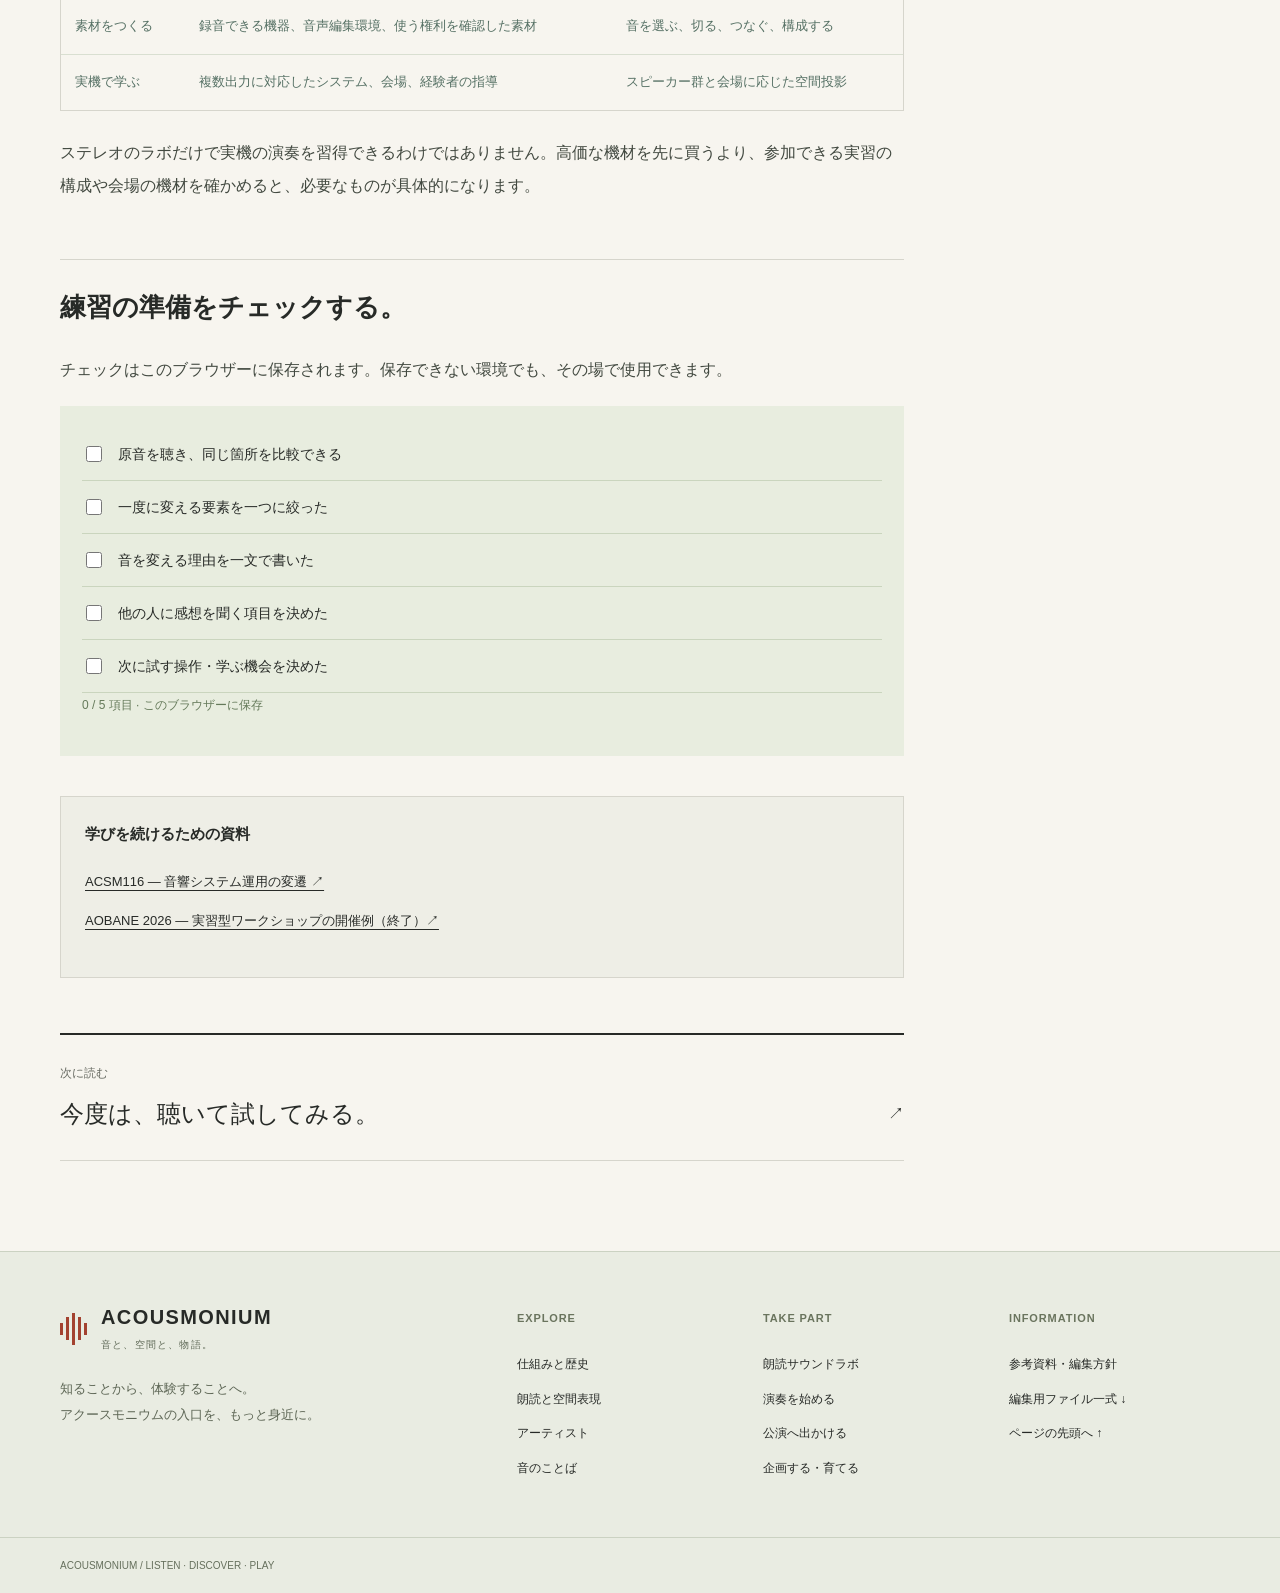
<file: start.html>
<!doctype html>
<html lang="ja">
  <head>
    <meta charset="utf-8" />
    <meta name="viewport" content="width=device-width,initial-scale=1" />
    <title>演奏を始める | ACOUSMONIUM</title>
    <meta
      name="description"
      content="大きな機材をそろえる前に、聴き、試し、演奏の意図を言葉にするところから。"
    />
    <meta name="theme-color" content="#102c32" />
    <meta property="og:title" content="演奏を始める | ACOUSMONIUM" />
    <meta
      property="og:description"
      content="大きな機材をそろえる前に、聴き、試し、演奏の意図を言葉にするところから。"
    />
    <meta property="og:type" content="website" />
    <link rel="icon" href="assets/favicon.svg" type="image/svg+xml" />
    <link rel="stylesheet" href="style.css" />
    <link rel="stylesheet" href="pages.css" />
    <link rel="stylesheet" href="editorial.css" />
  </head>
  <body id="top" class="article-page">
    <a class="skip-link" href="#main-content">本文へ移動</a>
    <div class="reading-progress" aria-hidden="true">
      <span id="reading-progress"></span>
    </div>

    <header class="masthead">
      <a class="brand" href="index.html"
        ><span class="brand-mark" aria-hidden="true"
          ><i></i><i></i><i></i><i></i><i></i></span
        ><span>ACOUSMONIUM<small>音と、空間と、物語。</small></span></a
      >
      <nav class="desktop-nav" aria-label="メインナビゲーション">
        <a href="about.html">知る</a><a href="lab.html">聴いて試す</a
        ><a href="artists.html">人を知る</a><a href="start.html">演奏する</a
        ><a href="organize.html">文化を育てる</a>
      </nav>
      <button class="search-trigger" type="button" aria-label="サイト内を検索">
        <svg viewBox="0 0 24 24" aria-hidden="true">
          <circle cx="10" cy="10" r="6"></circle>
          <path d="m15 15 5 5"></path></svg
        ><span>検索</span>
      </button>
      <button
        class="motion-toggle"
        type="button"
        aria-label="装飾の動きを止める"
        aria-pressed="false"
        title="装飾の動きを止める"
        hidden
      >
        <svg viewBox="0 0 24 24" aria-hidden="true">
          <path d="M3 12h3m3-5v10m3-14v18m3-14v10m3-5h3" />
          <path class="motion-off-line" d="M3 3l18 18" />
        </svg>
      </button>
      <details class="mobile-menu">
        <summary>メニュー</summary>
        <nav aria-label="モバイルナビゲーション">
          <a href="about.html">知る</a><a href="lab.html">聴いて試す</a
          ><a href="artists.html">人を知る</a><a href="start.html">演奏する</a
          ><a href="organize.html">文化を育てる</a
          ><a href="visit.html">公演を探す</a
          ><a href="glossary.html">音のことば</a>
        </nav>
      </details>
    </header>
    <main id="main-content">
      <div class="article-intro">
        <div class="breadcrumbs">
          <a href="index.html">ホーム</a><span>/</span><span>演奏を始める</span>
        </div>
        <div class="article-title-row">
          <div>
            <p class="category-label">PLAY / FIRST STEPS</p>
            <h1>次は、あなたが<br />音を動かす番。</h1>
            <p class="deck">
              大きな機材をそろえる前に、聴き、試し、演奏の意図を言葉にするところから。
            </p>
            <div class="article-meta">
              <span></span><span></span>
            </div>
          </div>
        </div>
      </div>
      <div class="article-layout">
        <article class="reading-body">
          <div class="article-summary">
            <h2>Summary</h2>
            <ul>
              <li>最初の20分で取り組める練習</li>
              <li>演奏メモのつくり方と、実機を学ぶ順序</li>
              <li>一人で試す段階から、会場での実習への進み方</li>
            </ul>
          </div>
          <details class="mobile-toc">
            <summary>目次を開く</summary>
            <nav aria-label="記事内の目次">
              <a href="#section-1"
                ><span>01</span>最初の20分は、「違いを聴く」練習から。</a
              ><a href="#section-2"
                ><span>02</span>操作を、演奏の意図へ変える。</a
              ><a href="#section-3"><span>03</span>会場で学ぶときの順序。</a
              ><a href="#section-4"
                ><span>04</span>機材は、練習の段階に合わせる。</a
              ><a href="#section-5"><span>05</span>練習の準備をチェックする。</a
              ><a href="#section-6"><span>06</span>学びを続けるための資料</a>
            </nav>
          </details>
          <h2 id="section-1">最初の20分は、「違いを聴く」練習から。</h2>
          <p>
            いきなりたくさんの効果を加えると、何が変化したのかがわからなくなります。最初は同じ短い箇所を使い、一つの操作だけを変えます。これは本サイトが提案する導入練習で、正式な演奏資格や講習カリキュラムではありません。
          </p>
          <div class="practice-sequence">
            <div>
              <span>01 / 5 MIN</span>
              <h3>まず原音を聴く</h3>
              <p>
                ラボで第1章を再生し、「原音と比較する」を選択。「おかえり」の前後で、声の抑揚と間に耳を向けます。速度は1倍、逆再生はオフにします。
              </p>
            </div>
            <div>
              <span>02 / 5 MIN</span>
              <h3>一つの要素を動かす</h3>
              <p>
                効果ありに戻し、方向だけをゆっくり変えます。次は方向を固定し、距離を変えます。何が近さや遠さの印象をつくるか、短くメモします。
              </p>
            </div>
            <div>
              <span>03 / 5 MIN</span>
              <h3>場面の意図を決める</h3>
              <p>
                「呼びかけは近く、返事は遠く」など、変化の理由を一文で決めます。その意図に合わせて残響を調整し、言葉が聞き取れるか確かめます。
              </p>
            </div>
            <div>
              <span>04 / 5 MIN</span>
              <h3>誰かに聴いてもらう</h3>
              <p>
                先に意図を説明せず、感じた距離や場面を聞きます。自分が狙った印象と一致しない点こそ、次の試行の材料になります。
              </p>
            </div>
          </div>
          <a class="inline-cta" href="lab.html"
            >この練習を朗読ラボで試す <span>↗</span></a
          >
          <h2 id="section-2">操作を、演奏の意図へ変える。</h2>
          <p>
            フェーダーを大きく動かすこと自体が目的ではありません。どの音を前に出すのか、どこで広げるのか、どの時間を静かに保つのか。音の変化に理由を持つと、操作が演奏の構成になります。
          </p>
          <div class="table-scroll">
            <table>
              <caption>
                演奏メモの例：本サイトの短編を使う場合
              </caption>
              <thead>
                <tr>
                  <th>手がかり</th>
                  <th>意図</th>
                  <th>試す操作</th>
                  <th>確かめること</th>
                </tr>
              </thead>
              <tbody>
                <tr>
                  <td>駅の静けさ</td>
                  <td>声の輪郭を残す</td>
                  <td>正面・残響少なめ</td>
                  <td>文章が明瞭に届くか</td>
                </tr>
                <tr>
                  <td>「おかえり」</td>
                  <td>思いがけない方向</td>
                  <td>声の方向を変える</td>
                  <td>変化が急すぎないか</td>
                </tr>
                <tr>
                  <td>逆に進む時計</td>
                  <td>現実が揺らぐ</td>
                  <td>残響を少し増やす</td>
                  <td>効果で意味が埋もれないか</td>
                </tr>
              </tbody>
            </table>
          </div>
          <p class="note">
            上の操作はラボでの創作練習です。実際の公演では、作品の指定や演奏者・作曲者の意図を尊重して音を配分します。
          </p>
          <h2 id="section-3">会場で学ぶときの順序。</h2>
          <ol class="long-list">
            <li>
              <h3>まず公演と解説を体験する</h3>
              <p>
                演奏者がいつ、どの操作をしているかに注目します。終演後の質問や公開ワークショップがあれば、作品と操作の関係を尋ねてみます。
              </p>
            </li>
            <li>
              <h3>経験者と、システム全体を理解する</h3>
              <p>
                音源、出力、操作卓、アンプ、スピーカーの関係を確認します。会場の設備担当者と一緒に、スピーカーごとの音量と役割を聴きます。
              </p>
            </li>
            <li>
              <h3>短い作品で試演する</h3>
              <p>
                再生する作品と版をそろえ、入出力の対応を記録し、他の位置でも聴いてもらいます。自席でよく聴こえても、客席全体で同じとは限りません。
              </p>
            </li>
          </ol>
          <h2 id="section-4">機材は、練習の段階に合わせる。</h2>
          <div class="table-scroll">
            <table>
              <thead>
                <tr>
                  <th>段階</th>
                  <th>用意するもの・環境</th>
                  <th>学ぶこと</th>
                </tr>
              </thead>
              <tbody>
                <tr>
                  <td>自宅で入門</td>
                  <td>PCまたはスマートフォン、左右独立のヘッドホン</td>
                  <td>音の変化を聴き分け、意図を考える</td>
                </tr>
                <tr>
                  <td>素材をつくる</td>
                  <td>録音できる機器、音声編集環境、使う権利を確認した素材</td>
                  <td>音を選ぶ、切る、つなぐ、構成する</td>
                </tr>
                <tr>
                  <td>実機で学ぶ</td>
                  <td>複数出力に対応したシステム、会場、経験者の指導</td>
                  <td>スピーカー群と会場に応じた空間投影</td>
                </tr>
              </tbody>
            </table>
          </div>
          <p>
            ステレオのラボだけで実機の演奏を習得できるわけではありません。高価な機材を先に買うより、参加できる実習の構成や会場の機材を確かめると、必要なものが具体的になります。
          </p>
          <h2 id="section-5">練習の準備をチェックする。</h2>
          <p>
            チェックはこのブラウザーに保存されます。保存できない環境でも、その場で使用できます。
          </p>
          <div class="practice-checks">
            <label
              ><input type="checkbox" data-check="original" />
              原音を聴き、同じ箇所を比較できる</label
            ><label
              ><input type="checkbox" data-check="one" />
              一度に変える要素を一つに絞った</label
            ><label
              ><input type="checkbox" data-check="intent" />
              音を変える理由を一文で書いた</label
            ><label
              ><input type="checkbox" data-check="feedback" />
              他の人に感想を聞く項目を決めた</label
            ><label
              ><input type="checkbox" data-check="next" />
              次に試す操作・学ぶ機会を決めた</label
            >
            <p id="check-status" role="status">0 / 5 項目</p>
          </div>
          <div class="source-box">
            <h2 id="section-6">学びを続けるための資料</h2>
            <a
              href="https://acsm116.com/acousmonium/"
              target="_blank"
              rel="noopener"
              >ACSM116 — 音響システム運用の変遷 ↗</a
            ><a
              href="https://motokiohkubo.net/event/aobane2026/"
              target="_blank"
              rel="noopener"
              >AOBANE 2026 — 実習型ワークショップの開催例（終了）↗</a
            >
            <p></p>
          </div>
          <a class="next-reading" href="lab.html"
            ><span>次に読む</span><b>今度は、聴いて試してみる。</b><i>↗</i></a
          >
        </article>
        <aside class="article-sidebar">
          <div class="sticky-sidebar">
            <nav class="toc" aria-label="このページの目次">
              <h2>目次</h2>
              <a href="#section-1"
                ><span>01</span>最初の20分は、「違いを聴く」練習から。</a
              ><a href="#section-2"
                ><span>02</span>操作を、演奏の意図へ変える。</a
              ><a href="#section-3"><span>03</span>会場で学ぶときの順序。</a
              ><a href="#section-4"
                ><span>04</span>機材は、練習の段階に合わせる。</a
              ><a href="#section-5"><span>05</span>練習の準備をチェックする。</a
              ><a href="#section-6"><span>06</span>学びを続けるための資料</a>
            </nav>
            <a class="side-lab" href="lab.html"
              ><span>朗読サウンドラボ</span><b>声の動きを体験する</b>

              <small>朗読サウンドラボへ ↗</small></a
            >
            <div class="related-side">
              <span>あわせて読む</span><a href="glossary.html">音のことば ↗</a
              ><a href="visit.html">公演を探す ↗</a>
            </div>
          </div>
        </aside>
      </div>
    </main>

    <footer class="site-footer">
      <div>
        <a class="brand" href="index.html"
          ><span class="brand-mark" aria-hidden="true"
            ><i></i><i></i><i></i><i></i><i></i></span
          ><span>ACOUSMONIUM<small>音と、空間と、物語。</small></span></a
        >
        <p>
          知ることから、体験することへ。<br />アクースモニウムの入口を、もっと身近に。
        </p>
        <small
          ></small
        >
      </div>
      <div>
        <b>EXPLORE</b><a href="about.html">仕組みと歴史</a
        ><a href="story.html">朗読と空間表現</a
        ><a href="artists.html">アーティスト</a
        ><a href="glossary.html">音のことば</a>
      </div>
      <div>
        <b>TAKE PART</b><a href="lab.html">朗読サウンドラボ</a
        ><a href="start.html">演奏を始める</a
        ><a href="visit.html">公演へ出かける</a
        ><a href="organize.html">企画する・育てる</a>
      </div>
      <div>
        <b>INFORMATION</b><a href="sources.html">参考資料・編集方針</a
        ><a href="source.zip" download="">編集用ファイル一式 ↓</a
        ><a href="#top">ページの先頭へ ↑</a>
      </div>
    </footer>
    <div class="footer-bottom">
      <span>ACOUSMONIUM / LISTEN · DISCOVER · PLAY</span
      ><span></span>
    </div>
    <dialog id="site-search" aria-labelledby="search-title">
      <div class="search-heading">
        <h2 id="search-title">気になることから、探す。</h2>
        <button id="search-close" type="button" aria-label="検索を閉じる">
          ×
        </button>
      </div>
      <label for="search-query">キーワード</label
      ><input
        id="search-query"
        type="search"
        placeholder="例：朗読、檜垣、演奏、助成"
        autocomplete="off"
      />
      <p id="search-count" role="status"></p>
      <div id="search-results"></div>
    </dialog>
    <script src="search-index.js"></script>
    <script src="editorial.js"></script>

    <script src="image-settings.js"></script>
    <script src="site-enhancements.js"></script>
  </body>
</html>
</file>
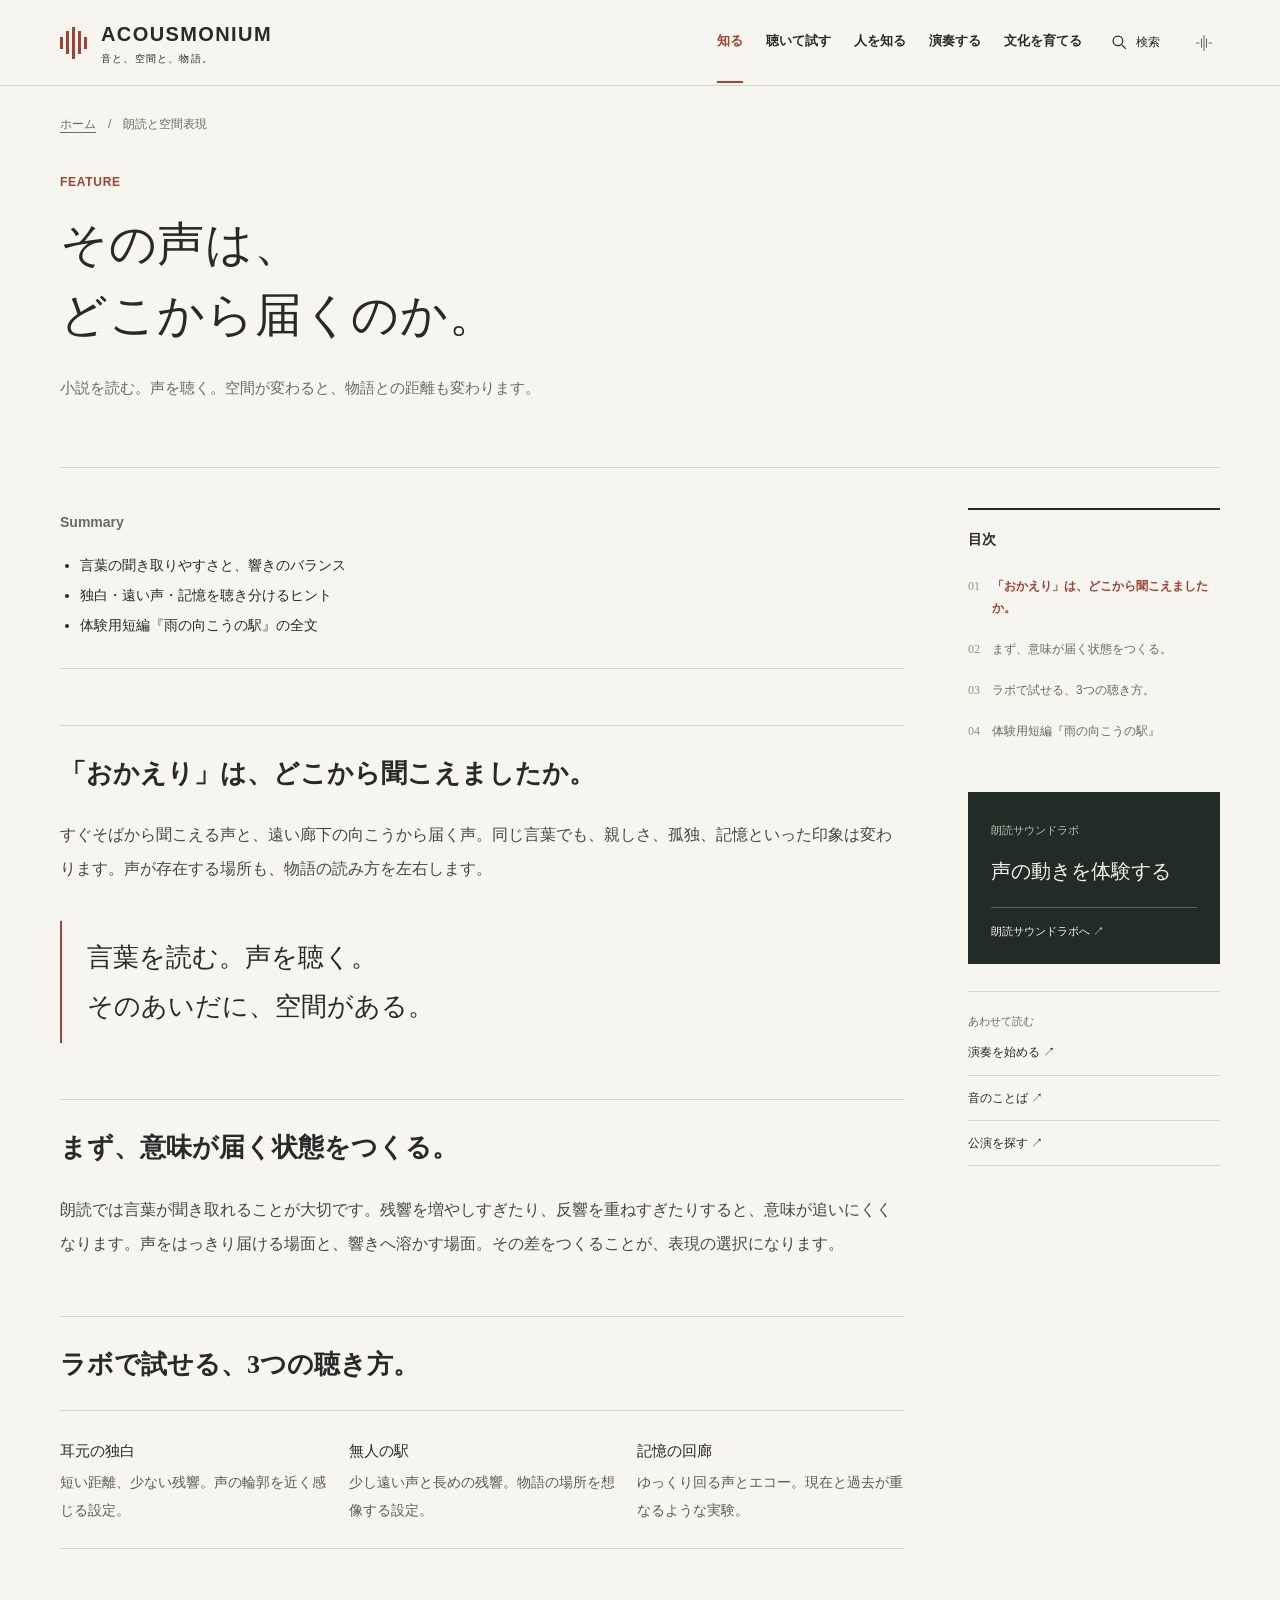
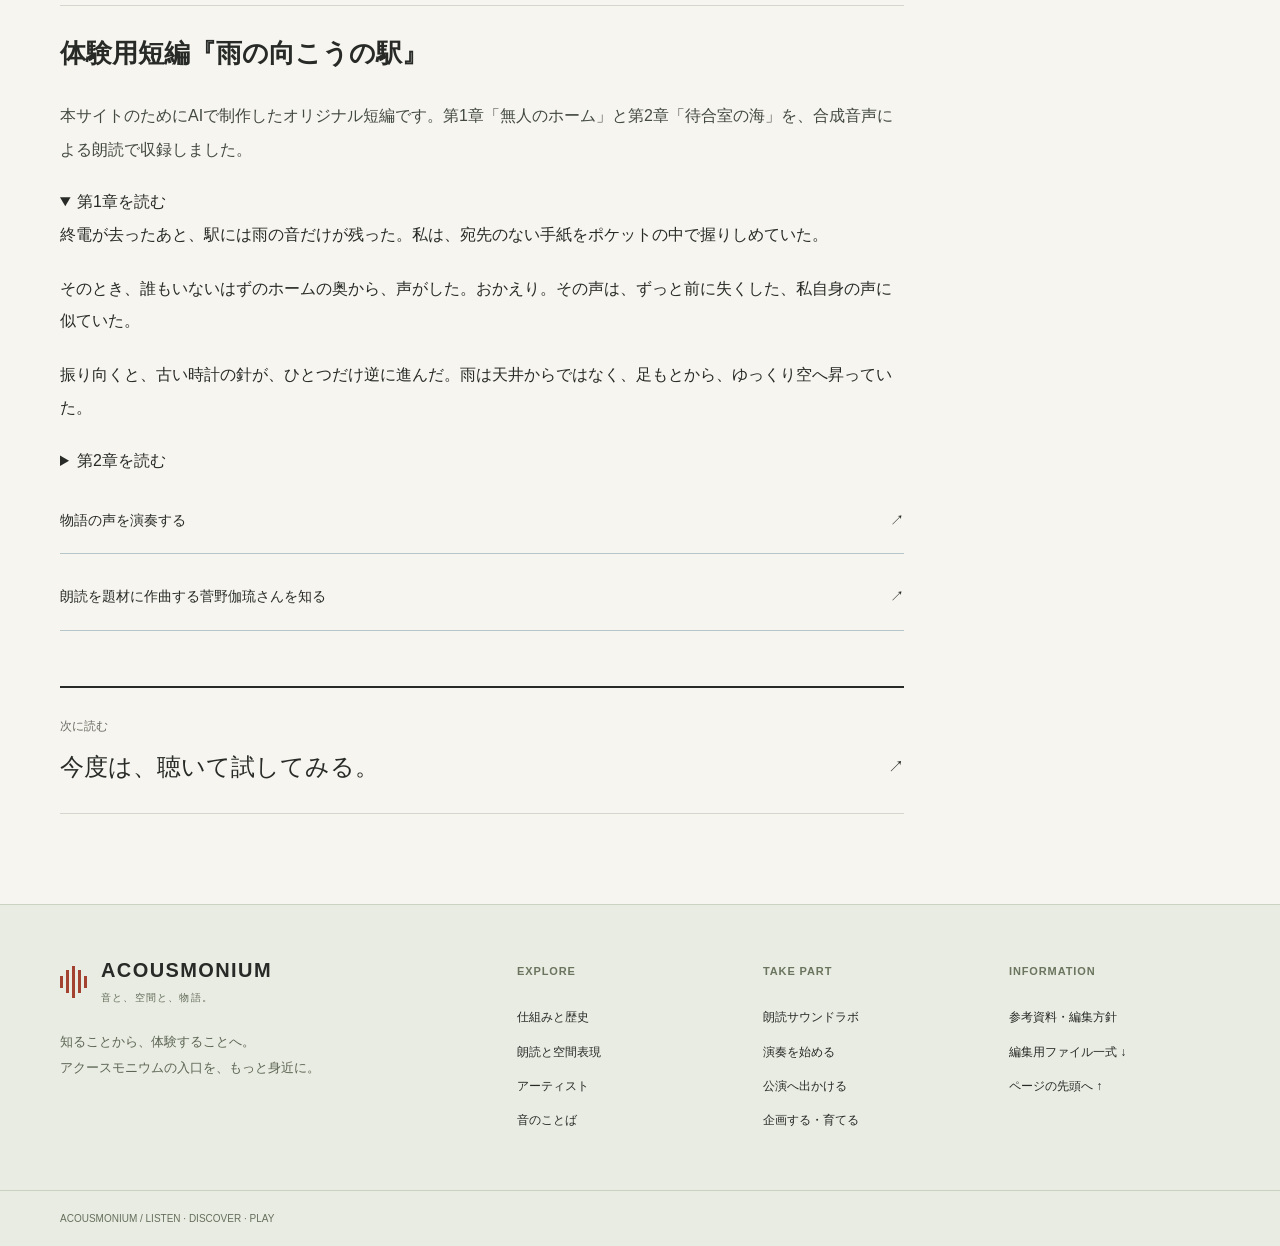
<file: story.html>
<!doctype html>
<html lang="ja">
  <head>
    <meta charset="utf-8" />
    <meta name="viewport" content="width=device-width,initial-scale=1" />
    <title>朗読と空間表現 | ACOUSMONIUM</title>
    <meta
      name="description"
      content="小説を読む。声を聴く。空間が変わると、物語との距離も変わります。"
    />
    <meta name="theme-color" content="#102c32" />
    <meta property="og:title" content="朗読と空間表現 | ACOUSMONIUM" />
    <meta
      property="og:description"
      content="小説を読む。声を聴く。空間が変わると、物語との距離も変わります。"
    />
    <meta property="og:type" content="website" />
    <link rel="icon" href="assets/favicon.svg" type="image/svg+xml" />
    <link rel="stylesheet" href="style.css" />
    <link rel="stylesheet" href="pages.css" />
    <link rel="stylesheet" href="editorial.css" />
  </head>
  <body id="top" class="article-page">
    <a class="skip-link" href="#main-content">本文へ移動</a>
    <div class="reading-progress" aria-hidden="true">
      <span id="reading-progress"></span>
    </div>

    <header class="masthead">
      <a class="brand" href="index.html"
        ><span class="brand-mark" aria-hidden="true"
          ><i></i><i></i><i></i><i></i><i></i></span
        ><span>ACOUSMONIUM<small>音と、空間と、物語。</small></span></a
      >
      <nav class="desktop-nav" aria-label="メインナビゲーション">
        <a href="about.html">知る</a><a href="lab.html">聴いて試す</a
        ><a href="artists.html">人を知る</a><a href="start.html">演奏する</a
        ><a href="organize.html">文化を育てる</a>
      </nav>
      <button class="search-trigger" type="button" aria-label="サイト内を検索">
        <svg viewBox="0 0 24 24" aria-hidden="true">
          <circle cx="10" cy="10" r="6"></circle>
          <path d="m15 15 5 5"></path></svg
        ><span>検索</span>
      </button>
      <button
        class="motion-toggle"
        type="button"
        aria-label="装飾の動きを止める"
        aria-pressed="false"
        title="装飾の動きを止める"
        hidden
      >
        <svg viewBox="0 0 24 24" aria-hidden="true">
          <path d="M3 12h3m3-5v10m3-14v18m3-14v10m3-5h3" />
          <path class="motion-off-line" d="M3 3l18 18" />
        </svg>
      </button>
      <details class="mobile-menu">
        <summary>メニュー</summary>
        <nav aria-label="モバイルナビゲーション">
          <a href="about.html">知る</a><a href="lab.html">聴いて試す</a
          ><a href="artists.html">人を知る</a><a href="start.html">演奏する</a
          ><a href="organize.html">文化を育てる</a
          ><a href="visit.html">公演を探す</a
          ><a href="glossary.html">音のことば</a>
        </nav>
      </details>
    </header>
    <main id="main-content">
      <div class="article-intro">
        <div class="breadcrumbs">
          <a href="index.html">ホーム</a><span>/</span
          ><span>朗読と空間表現</span>
        </div>
        <div class="article-title-row">
          <div>
            <p class="category-label">FEATURE</p>
            <h1>その声は、<br />どこから届くのか。</h1>
            <p class="deck">
              小説を読む。声を聴く。空間が変わると、物語との距離も変わります。
            </p>
            <div class="article-meta">
              <span></span><span></span>
            </div>
          </div>
        </div>
      </div>
      <div class="article-layout">
        <article class="reading-body">
          <div class="article-summary">
            <h2>Summary</h2>
            <ul>
              <li>言葉の聞き取りやすさと、響きのバランス</li>
              <li>独白・遠い声・記憶を聴き分けるヒント</li>
              <li>体験用短編『雨の向こうの駅』の全文</li>
            </ul>
          </div>
          <details class="mobile-toc">
            <summary>目次を開く</summary>
            <nav aria-label="記事内の目次">
              <a href="#section-1"
                ><span>01</span>「おかえり」は、どこから聞こえましたか。</a
              ><a href="#section-2"
                ><span>02</span>まず、意味が届く状態をつくる。</a
              ><a href="#section-3"
                ><span>03</span>ラボで試せる、3つの聴き方。</a
              ><a href="#section-4"
                ><span>04</span>体験用短編『雨の向こうの駅』</a
              >
            </nav>
          </details>
          <h2 id="section-1">「おかえり」は、どこから聞こえましたか。</h2>
          <p>
            すぐそばから聞こえる声と、遠い廊下の向こうから届く声。同じ言葉でも、親しさ、孤独、記憶といった印象は変わります。声が存在する場所も、物語の読み方を左右します。
          </p>
          <div class="pullquote">
            言葉を読む。声を聴く。<br />そのあいだに、空間がある。
          </div>
          <h2 id="section-2">まず、意味が届く状態をつくる。</h2>
          <p>
            朗読では言葉が聞き取れることが大切です。残響を増やしすぎたり、反響を重ねすぎたりすると、意味が追いにくくなります。声をはっきり届ける場面と、響きへ溶かす場面。その差をつくることが、表現の選択になります。
          </p>
          <h2 id="section-3">ラボで試せる、3つの聴き方。</h2>
          <div class="steps">
            <div>
              <b>耳元の独白</b>
              <p>短い距離、少ない残響。声の輪郭を近く感じる設定。</p>
            </div>
            <div>
              <b>無人の駅</b>
              <p>少し遠い声と長めの残響。物語の場所を想像する設定。</p>
            </div>
            <div>
              <b>記憶の回廊</b>
              <p>ゆっくり回る声とエコー。現在と過去が重なるような実験。</p>
            </div>
          </div>
          <h2 id="section-4">体験用短編『雨の向こうの駅』</h2>
          <p>
            本サイトのためにAIで制作したオリジナル短編です。第1章「無人のホーム」と第2章「待合室の海」を、合成音声による朗読で収録しました。
          </p>
          <details open="">
            <summary>第1章を読む</summary>
            <p>
              終電が去ったあと、駅には雨の音だけが残った。私は、宛先のない手紙をポケットの中で握りしめていた。
            </p>
            <p>
              そのとき、誰もいないはずのホームの奥から、声がした。おかえり。その声は、ずっと前に失くした、私自身の声に似ていた。
            </p>
            <p>
              振り向くと、古い時計の針が、ひとつだけ逆に進んだ。雨は天井からではなく、足もとから、ゆっくり空へ昇っていた。
            </p>
          </details>
          <details>
            <summary>第2章を読む</summary>
            <p>
              待合室の扉を開けると、小さな海があった。椅子の足に波が触れ、壁にかかった時刻表が、白い帆のように揺れていた。
            </p>
            <p>
              私は手紙を開いた。そこには、たった一行、まだ間に合う、と書かれていた。遠くで汽笛が鳴った。今度は、どちらから聞こえたのか、わからなかった。
            </p>
            <p>
              目を閉じる。声は近づき、離れ、やがて胸の内側で止まった。私は返事をした。ただいま。雨の駅が、静かに朝へ変わった。
            </p>
          </details>
          <a class="text-link" href="lab.html"
            >物語の声を演奏する <span>↗</span></a
          ><a class="text-link" href="kanno.html"
            >朗読を題材に作曲する菅野伽琉さんを知る <span>↗</span></a
          ><a class="next-reading" href="lab.html"
            ><span>次に読む</span><b>今度は、聴いて試してみる。</b><i>↗</i></a
          >
        </article>
        <aside class="article-sidebar">
          <div class="sticky-sidebar">
            <nav class="toc" aria-label="このページの目次">
              <h2>目次</h2>
              <a href="#section-1"
                ><span>01</span>「おかえり」は、どこから聞こえましたか。</a
              ><a href="#section-2"
                ><span>02</span>まず、意味が届く状態をつくる。</a
              ><a href="#section-3"
                ><span>03</span>ラボで試せる、3つの聴き方。</a
              ><a href="#section-4"
                ><span>04</span>体験用短編『雨の向こうの駅』</a
              >
            </nav>
            <a class="side-lab" href="lab.html"
              ><span>朗読サウンドラボ</span><b>声の動きを体験する</b>

              <small>朗読サウンドラボへ ↗</small></a
            >
            <div class="related-side">
              <span>あわせて読む</span><a href="start.html">演奏を始める ↗</a
              ><a href="glossary.html">音のことば ↗</a
              ><a href="visit.html">公演を探す ↗</a>
            </div>
          </div>
        </aside>
      </div>
    </main>

    <footer class="site-footer">
      <div>
        <a class="brand" href="index.html"
          ><span class="brand-mark" aria-hidden="true"
            ><i></i><i></i><i></i><i></i><i></i></span
          ><span>ACOUSMONIUM<small>音と、空間と、物語。</small></span></a
        >
        <p>
          知ることから、体験することへ。<br />アクースモニウムの入口を、もっと身近に。
        </p>
        <small
          ></small
        >
      </div>
      <div>
        <b>EXPLORE</b><a href="about.html">仕組みと歴史</a
        ><a href="story.html">朗読と空間表現</a
        ><a href="artists.html">アーティスト</a
        ><a href="glossary.html">音のことば</a>
      </div>
      <div>
        <b>TAKE PART</b><a href="lab.html">朗読サウンドラボ</a
        ><a href="start.html">演奏を始める</a
        ><a href="visit.html">公演へ出かける</a
        ><a href="organize.html">企画する・育てる</a>
      </div>
      <div>
        <b>INFORMATION</b><a href="sources.html">参考資料・編集方針</a
        ><a href="source.zip" download="">編集用ファイル一式 ↓</a
        ><a href="#top">ページの先頭へ ↑</a>
      </div>
    </footer>
    <div class="footer-bottom">
      <span>ACOUSMONIUM / LISTEN · DISCOVER · PLAY</span
      ><span></span>
    </div>
    <dialog id="site-search" aria-labelledby="search-title">
      <div class="search-heading">
        <h2 id="search-title">気になることから、探す。</h2>
        <button id="search-close" type="button" aria-label="検索を閉じる">
          ×
        </button>
      </div>
      <label for="search-query">キーワード</label
      ><input
        id="search-query"
        type="search"
        placeholder="例：朗読、檜垣、演奏、助成"
        autocomplete="off"
      />
      <p id="search-count" role="status"></p>
      <div id="search-results"></div>
    </dialog>
    <script src="search-index.js"></script>
    <script src="editorial.js"></script>

    <script src="image-settings.js"></script>
    <script src="site-enhancements.js"></script>
  </body>
</html>
</file>
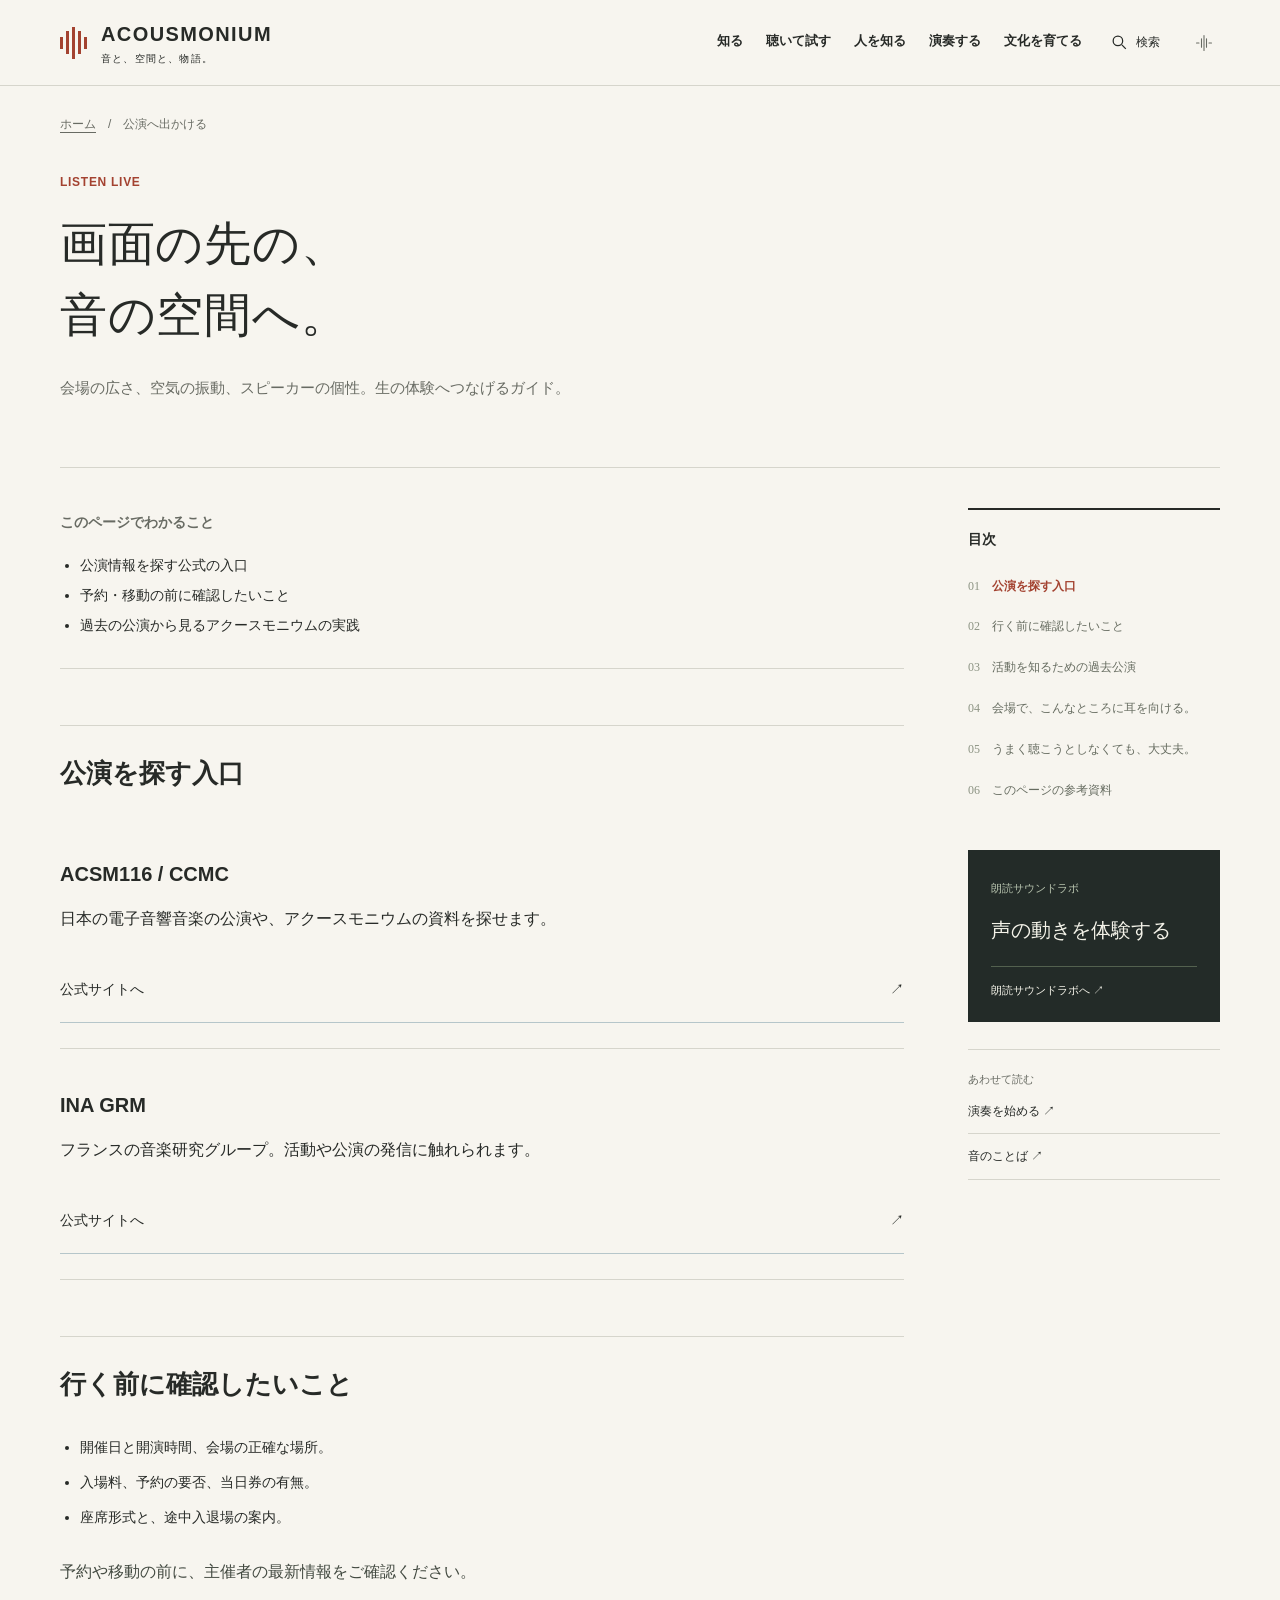
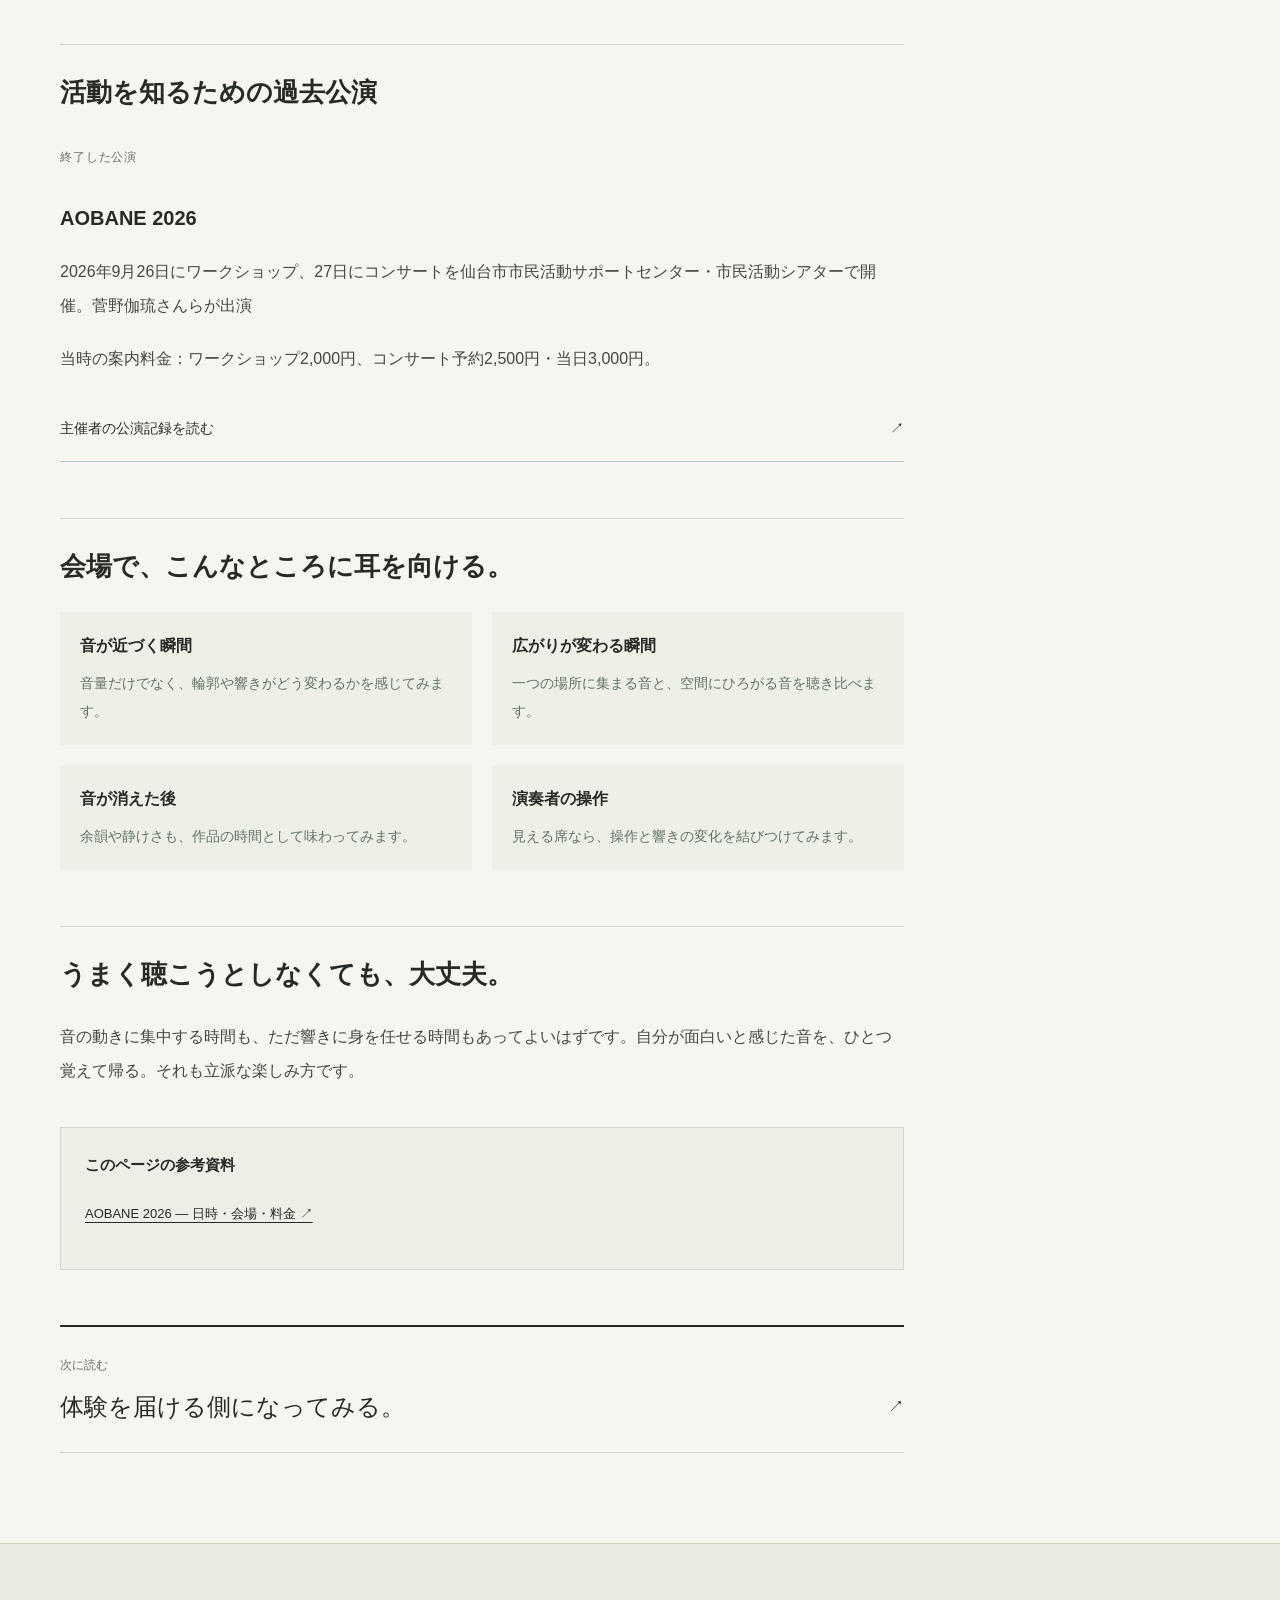
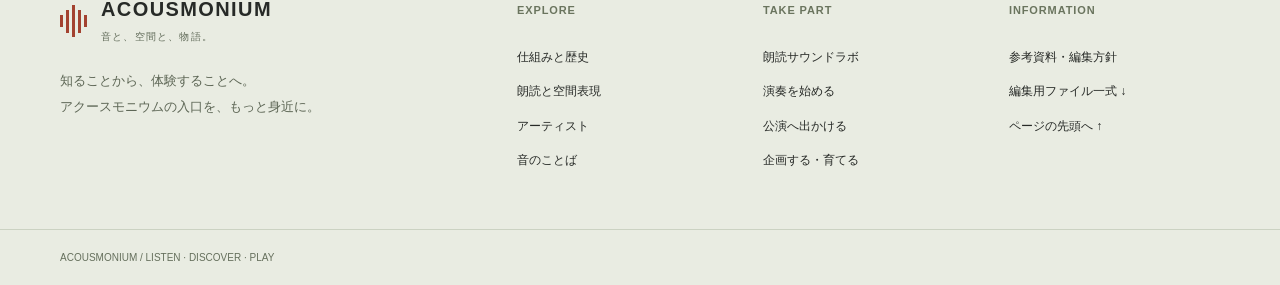
<file: visit.html>
<!doctype html>
<html lang="ja">
  <head>
    <meta charset="utf-8" />
    <meta name="viewport" content="width=device-width,initial-scale=1" />
    <title>公演へ出かける | ACOUSMONIUM</title>
    <meta
      name="description"
      content="会場の広さ、空気の振動、スピーカーの個性。生の体験へつなげるガイド。"
    />
    <meta name="theme-color" content="#102c32" />
    <meta property="og:title" content="公演へ出かける | ACOUSMONIUM" />
    <meta
      property="og:description"
      content="会場の広さ、空気の振動、スピーカーの個性。生の体験へつなげるガイド。"
    />
    <meta property="og:type" content="website" />
    <link rel="icon" href="assets/favicon.svg" type="image/svg+xml" />
    <link rel="stylesheet" href="style.css" />
    <link rel="stylesheet" href="pages.css" />
    <link rel="stylesheet" href="editorial.css" />
  </head>
  <body id="top" class="article-page">
    <a class="skip-link" href="#main-content">本文へ移動</a>
    <div class="reading-progress" aria-hidden="true">
      <span id="reading-progress"></span>
    </div>

    <header class="masthead">
      <a class="brand" href="index.html"
        ><span class="brand-mark" aria-hidden="true"
          ><i></i><i></i><i></i><i></i><i></i></span
        ><span>ACOUSMONIUM<small>音と、空間と、物語。</small></span></a
      >
      <nav class="desktop-nav" aria-label="メインナビゲーション">
        <a href="about.html">知る</a><a href="lab.html">聴いて試す</a
        ><a href="artists.html">人を知る</a><a href="start.html">演奏する</a
        ><a href="organize.html">文化を育てる</a>
      </nav>
      <button class="search-trigger" type="button" aria-label="サイト内を検索">
        <svg viewBox="0 0 24 24" aria-hidden="true">
          <circle cx="10" cy="10" r="6"></circle>
          <path d="m15 15 5 5"></path></svg
        ><span>検索</span>
      </button>
      <button
        class="motion-toggle"
        type="button"
        aria-label="装飾の動きを止める"
        aria-pressed="false"
        title="装飾の動きを止める"
        hidden
      >
        <svg viewBox="0 0 24 24" aria-hidden="true">
          <path d="M3 12h3m3-5v10m3-14v18m3-14v10m3-5h3" />
          <path class="motion-off-line" d="M3 3l18 18" />
        </svg>
      </button>
      <details class="mobile-menu">
        <summary>メニュー</summary>
        <nav aria-label="モバイルナビゲーション">
          <a href="about.html">知る</a><a href="lab.html">聴いて試す</a
          ><a href="artists.html">人を知る</a><a href="start.html">演奏する</a
          ><a href="organize.html">文化を育てる</a
          ><a href="visit.html">公演を探す</a
          ><a href="glossary.html">音のことば</a>
        </nav>
      </details>
    </header>
    <main id="main-content">
      <div class="article-intro">
        <div class="breadcrumbs">
          <a href="index.html">ホーム</a><span>/</span
          ><span>公演へ出かける</span>
        </div>
        <div class="article-title-row">
          <div>
            <p class="category-label">LISTEN LIVE</p>
            <h1>画面の先の、<br />音の空間へ。</h1>
            <p class="deck">
              会場の広さ、空気の振動、スピーカーの個性。生の体験へつなげるガイド。
            </p>
            <div class="article-meta">
              <span></span><span></span>
            </div>
          </div>
        </div>
      </div>
      <div class="article-layout">
        <article class="reading-body">
          <div class="article-summary">
            <h2>このページでわかること</h2>
            <ul>
              <li>公演情報を探す公式の入口</li>
              <li>予約・移動の前に確認したいこと</li>
              <li>過去の公演から見るアクースモニウムの実践</li>
            </ul>
          </div>
          <details class="mobile-toc">
            <summary>目次を開く</summary>
            <nav aria-label="記事内の目次">
              <a href="#section-1"><span>01</span>公演を探す入口</a
              ><a href="#section-2"><span>02</span>行く前に確認したいこと</a
              ><a href="#section-3"><span>03</span>活動を知るための過去公演</a
              ><a href="#section-4"
                ><span>04</span>会場で、こんなところに耳を向ける。</a
              ><a href="#section-5"
                ><span>05</span>うまく聴こうとしなくても、大丈夫。</a
              ><a href="#section-6"><span>06</span>このページの参考資料</a>
            </nav>
          </details>
          <h2 id="section-1">公演を探す入口</h2>
          <div class="resource-row">
            <div>
              <h3>ACSM116 / CCMC</h3>
              <p>
                日本の電子音響音楽の公演や、アクースモニウムの資料を探せます。
              </p>
            </div>
            <a class="text-link" href="https://acsm116.com/"
              >公式サイトへ <span>↗</span></a
            >
          </div>
          <div class="resource-row">
            <div>
              <h3>INA GRM</h3>
              <p>
                フランスの音楽研究グループ。活動や公演の発信に触れられます。
              </p>
            </div>
            <a class="text-link" href="https://inagrm.com/"
              >公式サイトへ <span>↗</span></a
            >
          </div>
          <h2 id="section-2">行く前に確認したいこと</h2>
          <ul class="reading-list">
            <li>開催日と開演時間、会場の正確な場所。</li>
            <li>入場料、予約の要否、当日券の有無。</li>
            <li>座席形式と、途中入退場の案内。</li>
          </ul>
          <p>
            予約や移動の前に、主催者の最新情報をご確認ください。
          </p>
          <h2 id="section-3">活動を知るための過去公演</h2>
          <span class="tag">終了した公演</span>
          <h3>AOBANE 2026</h3>
          <p>
            2026年9月26日にワークショップ、27日にコンサートを仙台市市民活動サポートセンター・市民活動シアターで開催。菅野伽琉さんらが出演
          </p>
          <p>
            当時の案内料金：ワークショップ2,000円、コンサート予約2,500円・当日3,000円。
          </p>
          <a class="text-link" href="https://motokiohkubo.net/event/aobane2026/"
            >主催者の公演記録を読む <span>↗</span></a
          >
          <h2 id="section-4">会場で、こんなところに耳を向ける。</h2>
          <div class="brief-grid">
            <section>
              <h3>音が近づく瞬間</h3>
              <p>音量だけでなく、輪郭や響きがどう変わるかを感じてみます。</p>
            </section>
            <section>
              <h3>広がりが変わる瞬間</h3>
              <p>一つの場所に集まる音と、空間にひろがる音を聴き比べます。</p>
            </section>
            <section>
              <h3>音が消えた後</h3>
              <p>余韻や静けさも、作品の時間として味わってみます。</p>
            </section>
            <section>
              <h3>演奏者の操作</h3>
              <p>見える席なら、操作と響きの変化を結びつけてみます。</p>
            </section>
          </div>
          <h2 id="section-5">うまく聴こうとしなくても、大丈夫。</h2>
          <p>
            音の動きに集中する時間も、ただ響きに身を任せる時間もあってよいはずです。自分が面白いと感じた音を、ひとつ覚えて帰る。それも立派な楽しみ方です。
          </p>
          <section class="source-box">
            <h2 id="section-6">このページの参考資料</h2>
            <a
              href="https://motokiohkubo.net/event/aobane2026/"
              target="_blank"
              rel="noopener"
              >AOBANE 2026 — 日時・会場・料金 ↗</a
            >
            <p></p>
          </section>
          <a class="next-reading" href="organize.html"
            ><span>次に読む</span><b>体験を届ける側になってみる。</b><i>↗</i></a
          >
        </article>
        <aside class="article-sidebar">
          <div class="sticky-sidebar">
            <nav class="toc" aria-label="このページの目次">
              <h2>目次</h2>
              <a href="#section-1"><span>01</span>公演を探す入口</a
              ><a href="#section-2"><span>02</span>行く前に確認したいこと</a
              ><a href="#section-3"><span>03</span>活動を知るための過去公演</a
              ><a href="#section-4"
                ><span>04</span>会場で、こんなところに耳を向ける。</a
              ><a href="#section-5"
                ><span>05</span>うまく聴こうとしなくても、大丈夫。</a
              ><a href="#section-6"><span>06</span>このページの参考資料</a>
            </nav>
            <a class="side-lab" href="lab.html"
              ><span>朗読サウンドラボ</span><b>声の動きを体験する</b>

              <small>朗読サウンドラボへ ↗</small></a
            >
            <div class="related-side">
              <span>あわせて読む</span><a href="start.html">演奏を始める ↗</a
              ><a href="glossary.html">音のことば ↗</a>
            </div>
          </div>
        </aside>
      </div>
    </main>

    <footer class="site-footer">
      <div>
        <a class="brand" href="index.html"
          ><span class="brand-mark" aria-hidden="true"
            ><i></i><i></i><i></i><i></i><i></i></span
          ><span>ACOUSMONIUM<small>音と、空間と、物語。</small></span></a
        >
        <p>
          知ることから、体験することへ。<br />アクースモニウムの入口を、もっと身近に。
        </p>
        <small
          ></small
        >
      </div>
      <div>
        <b>EXPLORE</b><a href="about.html">仕組みと歴史</a
        ><a href="story.html">朗読と空間表現</a
        ><a href="artists.html">アーティスト</a
        ><a href="glossary.html">音のことば</a>
      </div>
      <div>
        <b>TAKE PART</b><a href="lab.html">朗読サウンドラボ</a
        ><a href="start.html">演奏を始める</a
        ><a href="visit.html">公演へ出かける</a
        ><a href="organize.html">企画する・育てる</a>
      </div>
      <div>
        <b>INFORMATION</b><a href="sources.html">参考資料・編集方針</a
        ><a href="source.zip" download="">編集用ファイル一式 ↓</a
        ><a href="#top">ページの先頭へ ↑</a>
      </div>
    </footer>
    <div class="footer-bottom">
      <span>ACOUSMONIUM / LISTEN · DISCOVER · PLAY</span
      ><span></span>
    </div>
    <dialog id="site-search" aria-labelledby="search-title">
      <div class="search-heading">
        <h2 id="search-title">気になることから、探す。</h2>
        <button id="search-close" type="button" aria-label="検索を閉じる">
          ×
        </button>
      </div>
      <label for="search-query">キーワード</label
      ><input
        id="search-query"
        type="search"
        placeholder="例：朗読、檜垣、演奏、助成"
        autocomplete="off"
      />
      <p id="search-count" role="status"></p>
      <div id="search-results"></div>
    </dialog>
    <script src="search-index.js"></script>
    <script src="editorial.js"></script>

    <script src="image-settings.js"></script>
    <script src="site-enhancements.js"></script>
  </body>
</html>
</file>
<file: style.css>
/* Foundation only. Page layouts live in editorial.css; audio controls in pages.css. */
* {
  box-sizing: border-box;
}
html {
  scroll-behavior: smooth;
  scroll-padding-top: 100px;
}
body {
  margin: 0;
}
a {
  color: inherit;
  text-decoration: none;
}
button,
input,
select,
textarea {
  font: inherit;
}
button,
summary {
  cursor: pointer;
}
img,
svg {
  max-width: 100%;
}
button,
a,
input,
summary {
  -webkit-tap-highlight-color: transparent;
}
a:focus-visible,
button:focus-visible,
input:focus-visible,
textarea:focus-visible,
select:focus-visible,
summary:focus-visible {
  outline: 3px solid #a34230;
  outline-offset: 4px;
}
button:disabled {
  cursor: not-allowed;
  opacity: 0.55;
}
.button {
  display: inline-flex;
  align-items: center;
  justify-content: space-between;
  gap: 24px;
  padding: 16px 22px;
  border: 0;
  cursor: pointer;
  font-size: 14px;
}
.light {
  background: #d6e5cf;
  color: #172630;
}
.eyebrow {
  font-size: 11px;
  letter-spacing: 0.08em;
  color: #afc5bc;
}
.tag {
  font-size: 12px;
  letter-spacing: 0.03em;
}
.skip-link {
  position: fixed;
  top: -100px;
  left: 16px;
  z-index: 100;
  background: #fff;
  padding: 14px;
}
.skip-link:focus {
  top: 12px;
}
[hidden] {
  display: none !important;
}
@media (prefers-reduced-motion: reduce) {
  html {
    scroll-behavior: auto;
  }
  *,
  *::before,
  *::after {
    animation: none !important;
    transition: none !important;
  }
}
</file>
<file: pages.css>
[aria-current="page"] {
  border-bottom: 1px solid #7594a4;
  padding-bottom: 6px;
}
.page-head {
  background: #172936;
  color: #edf1f0;
  padding: 52px 9% 60px;
}
.crumb {
  display: block;
  color: #a3b8c4;
  font-size: 9px;
  letter-spacing: 0.15em;
  margin-bottom: 45px;
}
.page-head .eyebrow {
  margin-bottom: 20px;
}
.page-head h1 {
  font-size: clamp(42px, 5.5vw, 75px);
  font-weight: 400;
  line-height: 1.35;
  letter-spacing: 0.04em;
  margin: 0 0 25px;
}
.page-head > p:last-child {
  font-size: 14px;
  line-height: 2;
  max-width: 640px;
  color: #c0cdd5;
}
.article {
  max-width: 830px;
  margin: auto;
  padding: 65px 35px 85px;
}
.wide-article {
  max-width: 1100px;
  padding: 70px 35px;
  margin: auto;
}
.article h2,
.editorial h2 {
  font-size: 26px;
  margin: 46px 0 22px;
  line-height: 1.6;
}
.article h3 {
  font-weight: 500;
  font-size: 20px;
}
.article p,
.editorial p {
  font-size: 14px;
  line-height: 2.3;
  color: #485e6a;
}
.article .lead {
  font-size: 30px;
  color: #233a46;
  margin-top: 0;
  line-height: 1.8;
}
.text-link {
  display: flex;
  justify-content: space-between;
  gap: 25px;
  max-width: 650px;
  font-size: 13px;
  padding: 20px 0;
  border-bottom: 1px solid #b6c6ca;
  margin-top: 18px;
}
.source-box {
  margin-top: 48px;
  background: #e7ebe8;
  padding: 24px 28px;
}
.source-box h2 {
  font-size: 15px;
  margin: 0 0 20px;
}
.source-box a {
  font-size: 12px;
  display: block;
  line-height: 1.8;
  padding: 8px 0;
  text-decoration: underline;
  text-underline-offset: 4px;
}
.source-box p {
  font-size: 10px;
}
.pullquote {
  font-size: 29px;
  line-height: 1.8;
  border-left: 3px solid #91b2bc;
  padding: 20px 30px;
  margin: 40px 0;
}
.steps {
  display: grid;
  grid-template-columns: repeat(3, 1fr);
  gap: 22px;
  padding: 24px 0;
  border-top: 1px solid var(--line);
  border-bottom: 1px solid var(--line);
}
.steps b {
  font-size: 15px;
  font-weight: 500;
}
.steps p {
  font-size: 12px;
  margin-bottom: 0;
}
.fact-list > div {
  display: grid;
  grid-template-columns: 115px 1fr;
  gap: 20px;
  padding: 20px 0;
  border-bottom: 1px solid var(--line);
}
.fact-list b {
  font-size: 28px;
  font-weight: 300;
  padding-top: 8px;
}
.fact-list p {
  font-size: 13px;
}
.tag {
  display: inline-block;
  font-size: 10px;
  letter-spacing: 0.07em;
  color: #597783;
  padding: 7px 0;
}
.people-grid {
  display: grid;
  grid-template-columns: 1fr 1fr;
  gap: 32px;
}
.person-card {
  display: block;
}
.name-art {
  height: 200px;
  position: relative;
  display: flex;
  align-items: center;
  justify-content: center;
  background:
    repeating-radial-gradient(
      ellipse at 50% 130%,
      transparent 0 19px,
      #acbec72a 20px 21px
    ),
    #233e4e;
  color: #dce7e9;
  font-family: serif;
  font-size: 60px;
  letter-spacing: 0.18em;
}
.name-art span {
  position: absolute;
  bottom: 18px;
  left: 20px;
  font-family: sans-serif;
  font-size: 9px;
  letter-spacing: 0.18em;
}
.name-art.warm {
  background:
    repeating-radial-gradient(
      ellipse at 15% 60%,
      transparent 0 24px,
      #c6d8d52a 25px 26px
    ),
    #6b746b;
}
.person-card h3 {
  font-size: 25px;
  font-weight: 400;
  margin: 12px 0;
}
.person-card h3 span {
  float: right;
}
.person-card p {
  font-size: 13px;
  line-height: 2;
  color: #5f7078;
}
.person-card h2 {
  font-size: 29px;
  margin: 15px 0;
}
.editorial {
  max-width: 780px;
  margin: 65px auto 0;
}
.feature-lab {
  display: grid;
  grid-template-columns: 1.2fr 1fr;
  gap: 60px;
  padding: 75px 8%;
  background: #253e4b;
  color: #e7eeee;
}
.feature-lab p {
  font-size: 13px;
  line-height: 2.1;
  color: #c7d5dc;
}
.feature-lab .small {
  font-size: 9px;
}
.story-object {
  min-height: 290px;
  background: linear-gradient(125deg, #dce5df, #afc7ca);
  box-shadow: -10px 10px 0 #111b2233;
  color: #193441;
  padding: 35px;
  display: flex;
  flex-direction: column;
  justify-content: space-between;
  position: relative;
}
.story-object:before {
  content: "";
  position: absolute;
  top: 0;
  bottom: 0;
  left: 8px;
  border-left: 1px solid #657e8744;
}
.story-object span {
  font-size: 9px;
  letter-spacing: 0.15em;
}
.story-object strong {
  font-family: serif;
  font-weight: 400;
  font-size: 33px;
  letter-spacing: 0.06em;
}
.story-object i {
  font-size: 12px;
  font-style: normal;
  letter-spacing: 0.1em;
}
.story-object b {
  font-size: 9px;
  font-weight: 400;
}
.resource-row {
  border-bottom: 1px solid var(--line);
  padding: 15px 0 25px;
}
.reading-list {
  padding-left: 20px;
  font-size: 14px;
  line-height: 2.5;
}
.article .note {
  font-size: 11px;
  background: #e4e9e7;
  padding: 20px;
}
.closing .text-link {
  margin: auto;
  display: inline-block;
}
.lab-wrap {
  padding: 35px 5% 70px;
  max-width: 1600px;
  margin: auto;
}
.lab-intro {
  display: flex;
  justify-content: space-between;
  align-items: center;
  margin-bottom: 22px;
}
.lab-intro p {
  font-size: 11px;
  color: #546c79;
}
.lab-intro a {
  text-decoration: underline;
}
.studio {
  background: #172a37;
  color: #e9efef;
  display: grid;
  grid-template-columns: minmax(280px, 0.85fr) minmax(380px, 1.4fr);
  border: 1px solid #466172;
  box-shadow: 0 18px 60px #10253215;
}
.studio-main {
  padding: 28px;
  border-right: 1px solid #3f5867;
  background: #142530;
}
.studio-title {
  display: flex;
  justify-content: space-between;
  gap: 10px;
  flex-wrap: wrap;
  font-size: 9px;
  letter-spacing: 0.08em;
  margin-bottom: 25px;
  color: #bcd7df;
}
.studio label {
  font-size: 11px;
}
.studio select {
  background: #203946;
  border: 1px solid #486779;
  color: #f0f4f5;
  width: 100%;
  padding: 12px;
  margin-top: 10px;
  font-size: 12px;
  border-radius: 2px;
}
.space-map svg {
  display: block;
  max-width: 400px;
  width: 100%;
  margin: 6px auto 0;
}
.space-map ellipse {
  fill: none;
  stroke: #416071;
  stroke-width: 1;
}
.axis {
  stroke: #314c5c;
  stroke-width: 1;
  stroke-dasharray: 2 5;
}
.space-map text {
  text-anchor: middle;
  fill: #839eac;
  font-family: sans-serif;
  font-size: 8px;
  letter-spacing: 1px;
}
.space-map .listener {
  fill: #bed8e1;
}
.space-map #voice-point {
  fill: #e9b184;
  filter: drop-shadow(0 0 9px #e9b18499);
}
#position-line {
  stroke: #e9b18477;
  stroke-width: 1.5;
  stroke-dasharray: 3 3;
}
.map-foot {
  display: block;
  text-align: center;
  font-size: 9px;
  color: #8ca8b8;
}
#wave {
  width: 100%;
  height: 64px;
  display: block;
  margin: 18px 0 12px;
  border-bottom: 1px solid #385464;
}
.time-line {
  color: #adc4d0;
}
.transport {
  display: flex;
  gap: 9px;
  margin-top: 14px;
}
.transport .button {
  flex: 1;
  justify-content: center;
  font-size: 12px;
  padding: 15px 8px;
}
.secondary {
  background: none;
  border: 1px solid #6b8797;
  color: #d6e7ed;
  padding: 10px;
  font-size: 11px;
  cursor: pointer;
}
.toggles {
  display: flex;
  gap: 25px;
  margin: 20px 0;
}
.toggles label {
  display: flex;
  align-items: center;
  justify-content: start;
  gap: 7px;
  cursor: pointer;
}
.toggles input {
  accent-color: #b9dce6;
}
.compare {
  width: 100%;
  background: #2a4351;
  border: 1px solid #7c9cac;
  color: #d3e6ee;
  padding: 12px;
  cursor: pointer;
  font-size: 11px;
}
.compare[aria-pressed="true"] {
  background: #e3be99;
  color: #182b37;
}
.compare-note {
  font-size: 9px;
  line-height: 1.8;
  display: block;
  color: #90aab8;
  margin-top: 10px;
}
.studio details {
  border-color: #3f5867;
  padding: 17px 0;
}
.studio summary {
  font-size: 11px;
}
.studio details p {
  color: #b7cbd4;
  font-size: 11px;
  line-height: 2;
  padding: 5px 0;
  white-space: pre-line;
}
.studio input[type="file"] {
  max-width: 100%;
  font-size: 10px;
  margin-top: 14px;
}
.studio-controls {
  padding: 28px;
}
.control-head {
  display: flex;
  justify-content: space-between;
  align-items: center;
}
.control-head .eyebrow {
  font-size: 8px;
}
.control-head h2 {
  font-size: 24px;
  margin: 12px 0 22px;
}
.control-head button {
  background: none;
  border: 0;
  color: #b5cdd8;
  font-size: 10px;
  text-decoration: underline;
  cursor: pointer;
}
.presets {
  display: grid;
  grid-template-columns: repeat(2, 1fr);
  gap: 10px;
  margin-bottom: 30px;
}
.presets button {
  background: #203a48;
  border: 1px solid #466675;
  color: #dfebee;
  padding: 15px 14px;
  text-align: left;
  cursor: pointer;
}
.presets button[aria-pressed="true"] {
  background: #345968;
  border-color: #c5e6ed;
}
.presets b {
  font-weight: 500;
  font-size: 13px;
  display: block;
  margin-bottom: 7px;
}
.presets span {
  font-size: 9px;
  color: #a5c2cf;
}
.controls-grid {
  display: grid;
  grid-template-columns: 1fr 1fr;
  gap: 24px 27px;
}
.control {
  min-width: 0;
}
.control label {
  gap: 8px;
}
.control output {
  font-family: monospace;
  color: #edbf96;
  font-size: 11px;
  white-space: nowrap;
}
.control input[type="range"] {
  margin: 14px 0 6px;
  height: 17px;
}
.control small {
  font-size: 9px;
  color: #8faebb;
  line-height: 1.7;
  display: block;
}
.lab-notes {
  display: grid;
  grid-template-columns: repeat(3, 1fr);
  gap: 35px;
  margin-top: 25px;
}
.lab-notes p {
  font-size: 10px;
  line-height: 2.1;
  color: #657981;
}
.lab-notes b {
  font-weight: 500;
  color: #2e4d5d;
}
.lab-notes a {
  text-decoration: underline;
}
.studio button:disabled {
  opacity: 0.5;
  cursor: wait;
}
input[type="range"] {
  touch-action: pan-y;
}
@media (max-width: 960px) {
  .studio {
    grid-template-columns: 1fr 1.1fr;
  }
  .studio-main,
  .studio-controls {
    padding: 20px;
  }
  .controls-grid {
    gap: 22px 16px;
  }
}
@media (max-width: 760px) {
  header {
    height: auto;
    min-height: 90px;
    gap: 18px;
    align-items: start;
    padding: 19px 6%;
    flex-wrap: wrap;
  }
  header nav {
    width: 100%;
    justify-content: space-between;
    font-size: 11px;
  }
  .page-head {
    padding: 30px 7% 40px;
  }
  .crumb {
    margin-bottom: 28px;
  }
  .page-head h1 {
    font-size: 44px;
  }
  .page-head > p:last-child {
    font-size: 12px;
  }
  .article,
  .wide-article {
    padding: 36px 7% 55px;
  }
  .article h2 {
    font-size: 23px;
  }
  .article p {
    font-size: 13px;
  }
  .article .lead {
    font-size: 25px;
  }
  .feature-lab {
    grid-template-columns: 1fr;
    gap: 25px;
    padding: 48px 7%;
  }
  .story-object {
    min-height: 235px;
  }
  .people-grid {
    gap: 20px;
  }
  .name-art {
    height: 165px;
    font-size: 44px;
  }
  .name-art span {
    font-size: 7px;
    left: 12px;
  }
  .person-card h3,
  .person-card h2 {
    font-size: 22px;
  }
  .person-card p {
    font-size: 11px;
  }
  .steps {
    grid-template-columns: 1fr;
    gap: 14px;
  }
  .pullquote {
    font-size: 24px;
    padding-left: 20px;
  }
  .fact-list > div {
    grid-template-columns: 85px 1fr;
    gap: 12px;
  }
  .fact-list b {
    font-size: 23px;
  }
  .lab-wrap {
    padding: 25px 5% 45px;
  }
  .lab-intro {
    display: block;
  }
  .lab-intro p {
    line-height: 2;
  }
  .studio {
    grid-template-columns: 1fr;
  }
  .studio-main {
    border-right: 0;
    border-bottom: 1px solid #3f5867;
  }
  .space-map svg {
    max-width: 330px;
  }
  .studio-controls {
    padding: 26px 20px;
  }
  .lab-notes {
    grid-template-columns: 1fr;
    gap: 0;
  }
  .controls-grid {
    gap: 25px 18px;
  }
  .source-box {
    padding: 20px;
  }
  .article .text-link {
    font-size: 12px;
  }
}
@media (max-width: 380px) {
  .people-grid {
    grid-template-columns: 1fr;
  }
  .controls-grid {
    grid-template-columns: 1fr;
  }
  .page-head h1 {
    font-size: 38px;
  }
}
</file>
<file: editorial.css>
/* Shared editorial system. One grid and type scale across all twelve pages. */
:root {
  --paper: #f7f5ef;
  --ink: #272a27;
  --deep: #232b28;
  --muted: #686b63;
  --line: #d6d5cc;
  --accent: #a34230;
  --serif: "Yu Mincho", "Hiragino Mincho ProN", serif;
  --sans:
    -apple-system, BlinkMacSystemFont, "Hiragino Kaku Gothic ProN", "Yu Gothic",
    sans-serif;
  --width: 1160px;
  --gutter: 36px;
}
body {
  background: var(--paper);
  color: var(--ink);
  font-family: var(--sans);
  line-height: 1.7;
  overflow-wrap: break-word;
}
a,
button {
  transition:
    background 0.15s,
    color 0.15s;
}
p {
  margin: 0 0 1.3em;
}
h1,
h2,
h3 {
  overflow-wrap: break-word;
}
a:hover {
  text-decoration-color: var(--accent);
}
.reading-progress {
  position: fixed;
  top: 0;
  left: 0;
  right: 0;
  height: 2px;
  z-index: 80;
  pointer-events: none;
}
.reading-progress span {
  display: block;
  height: 100%;
  width: 0;
  background: var(--accent);
}
/* Navigation */
.masthead {
  height: 86px;
  padding: 0 max(var(--gutter), calc((100% - var(--width)) / 2));
  display: flex;
  align-items: center;
  gap: 28px;
  border-bottom: 1px solid var(--line);
  position: sticky;
  top: 0;
  background: var(--paper);
  z-index: 40;
}
.brand {
  display: flex;
  align-items: center;
  gap: 12px;
  flex-shrink: 0;
}
.brand > span:not(.brand-mark) {
  font-size: 20px;
  font-weight: 650;
  letter-spacing: 0.07em;
  line-height: 1.3;
}
.brand small {
  display: block;
  font-size: 10px;
  font-weight: 400;
  letter-spacing: 0.12em;
  margin-top: 5px;
}
.brand-mark {
  display: flex;
  gap: 3px;
  align-items: center;
  width: 29px;
  height: 32px;
  color: var(--accent);
}
.brand-mark i {
  width: 3px;
  background: currentColor;
  height: 12px;
}
.brand-mark i:nth-child(2),
.brand-mark i:nth-child(4) {
  height: 23px;
}
.brand-mark i:nth-child(3) {
  height: 32px;
}
.desktop-nav {
  display: flex;
  gap: 23px;
  margin-left: auto;
  white-space: nowrap;
  font-size: 13px;
  font-weight: 600;
}
.desktop-nav a {
  padding: 28px 0;
  border-bottom: 2px solid transparent;
}
.desktop-nav a:hover,
.desktop-nav a[aria-current="page"] {
  color: var(--accent);
  border-color: var(--accent);
}
.search-trigger {
  border: 0;
  background: none;
  display: flex;
  align-items: center;
  gap: 7px;
  color: var(--ink);
  padding: 10px 0;
  font-size: 12px;
}
.search-trigger svg {
  width: 19px;
  height: 19px;
  fill: none;
  stroke: currentColor;
  stroke-width: 1.6;
}
.mobile-menu {
  display: none;
}
.category-label,
.side-eyebrow {
  font-size: 12px;
  letter-spacing: 0.06em;
  font-weight: 600;
  color: var(--accent);
}
/* Home: quiet masthead, diagram and ordered editorial features. */
.cover {
  max-width: var(--width);
  margin: auto;
  display: grid;
  grid-template-columns: 1fr 1fr;
  align-items: center;
  gap: 30px;
  padding: 65px 0 55px;
}
.cover-copy h1 {
  font: 500 clamp(46px, 5.2vw, 72px)/1.35 var(--serif);
  letter-spacing: 0.03em;
  margin: 25px 0;
}
.cover-copy > p:not(.category-label) {
  font-size: 15px;
  line-height: 2.1;
  color: #555b52;
}
.cover-actions {
  display: flex;
  gap: 26px;
  align-items: center;
  flex-wrap: wrap;
  margin-top: 30px;
}
.solid-button {
  display: inline-flex;
  align-items: center;
  justify-content: space-between;
  gap: 35px;
  background: var(--accent);
  color: #fff;
  border: 1px solid var(--accent);
  padding: 14px 23px;
  font-size: 14px;
  font-weight: 600;
}
.solid-button:hover {
  background: #803326;
}
.cover-actions > a:not(.solid-button) {
  font-size: 13px;
  border-bottom: 1px solid var(--line);
  padding: 8px 0;
}
.sound-plate {
  margin: 0;
}
.sound-plate svg {
  display: block;
  width: 100%;
  height: auto;
}
.sound-plate figcaption {
  display: flex;
  justify-content: space-between;
  gap: 16px;
  font-size: 11px;
  color: var(--muted);
  border-top: 1px solid var(--line);
  padding: 16px 0;
}
.sound-plate figcaption span:last-child {
  white-space: nowrap;
}
.entry-routes {
  max-width: var(--width);
  margin: 0 auto;
  display: grid;
  grid-template-columns: repeat(3, 1fr);
  border-top: 1px solid var(--ink);
  border-bottom: 1px solid var(--line);
}
.entry-routes a {
  display: grid;
  grid-template-columns: 1fr auto;
  gap: 6px;
  padding: 23px 24px;
  border-right: 1px solid var(--line);
}
.entry-routes a:first-child {
  padding-left: 0;
}
.entry-routes a:last-child {
  border-right: 0;
}
.entry-routes a:hover {
  background: #eeece4;
}
.entry-routes span {
  font-size: 10px;
  color: var(--muted);
  grid-column: 1/-1;
  letter-spacing: 0.1em;
}
.entry-routes b {
  font-size: 19px;
  font-weight: 600;
}
.entry-routes small {
  font-size: 11px;
  align-self: center;
  color: var(--muted);
}
.home-layout,
.article-layout {
  max-width: var(--width);
  margin: 0 auto;
  display: grid;
  grid-template-columns: minmax(0, 1fr) 252px;
  gap: 64px;
  padding: 64px 0 90px;
}
.home-main,
.reading-body {
  min-width: 0;
}
.editorial-section {
  margin-bottom: 55px;
}
.section-top {
  display: flex;
  align-items: flex-end;
  justify-content: space-between;
  border-top: 2px solid var(--ink);
  padding: 17px 0 24px;
  gap: 20px;
}
.section-top h2 {
  font: 600 25px/1.5 var(--serif);
  margin: 7px 0 0;
}
.section-top > a {
  font-size: 12px;
  white-space: nowrap;
}
.section-number {
  font:
    italic 25px Georgia,
    serif;
  color: #93968b;
}
.feature-banner {
  background: #e6e7df;
  display: grid;
  grid-template-columns: 1.6fr 1fr;
  gap: 30px;
  padding: 32px;
  align-items: center;
  position: relative;
  overflow: hidden;
}
.feature-banner > div > span {
  font-size: 12px;
  color: #626659;
}
.feature-banner h3 {
  font: 500 27px/1.75 var(--serif);
  margin: 18px 0;
}
.feature-banner p {
  font-size: 13px;
  line-height: 2;
  color: #555c51;
}
.feature-banner b {
  display: inline-block;
  font-size: 13px;
  border-bottom: 1px solid #9ea695;
  padding-bottom: 5px;
  margin-top: 12px;
}
.book-art {
  aspect-ratio: 3/4;
  background: #f9f7ed;
  border: 1px solid #bfc4b6;
  padding: 24px 17px;
  display: flex;
  flex-direction: column;
  align-items: center;
  text-align: center;
  border-left: 7px double #c4c7ba;
  box-shadow: 5px 7px 0 #c6cabc;
}
.book-art strong {
  writing-mode: vertical-rl;
  font: 500 24px/1.7 var(--serif);
  letter-spacing: 0.17em;
  margin: 20px 0;
}
.book-art span,
.book-art small {
  font-size: 10px;
  color: #636b5b;
}
.lab-ribbon {
  padding: 20px 0;
  display: flex;
  align-items: center;
  gap: 20px;
  border-bottom: 1px solid var(--line);
}
.live-dot {
  display: none;
}
.lab-ribbon b {
  font-size: 14px;
  font-weight: 600;
}
.lab-ribbon p {
  font-size: 12px;
  color: var(--muted);
  margin: 5px 0 0;
}
.lab-ribbon a {
  font-size: 12px;
  color: var(--accent);
  white-space: nowrap;
  margin-left: auto;
}
.reading-rows > a {
  display: grid;
  grid-template-columns: 86px minmax(0, 1fr) 20px;
  gap: 24px;
  padding: 23px 0;
  border-bottom: 1px solid var(--line);
  align-items: center;
}
.reading-rows > a:first-child {
  padding-top: 0;
}
.reading-rows span {
  font-size: 10px;
  color: var(--muted);
  letter-spacing: 0.03em;
}
.reading-rows h3 {
  font-size: 21px;
  line-height: 1.6;
  margin: 6px 0;
  font-weight: 600;
}
.reading-rows p {
  font-size: 13px;
  color: var(--muted);
  margin: 0;
  line-height: 1.9;
}
.reading-rows a:hover h3,
.artist-pair a:hover h3 {
  color: var(--accent);
}
.thumb {
  height: 90px;
  background: #e6e7df;
  display: flex;
  align-items: center;
  justify-content: center;
  gap: 5px;
}
.speaker-thumb i {
  width: 17px;
  height: 47px;
  background: #323b34;
  position: relative;
}
.speaker-thumb i:before,
.speaker-thumb i:after {
  content: "";
  position: absolute;
  width: 9px;
  height: 9px;
  border: 1px solid #c5cec1;
  border-radius: 50%;
  left: 4px;
  top: 8px;
}
.speaker-thumb i:after {
  top: 28px;
}
.speaker-thumb i:nth-child(2) {
  height: 64px;
}
.fader-thumb i {
  height: 52px;
  width: 2px;
  background: #a9b2a3;
  position: relative;
  margin: 0 5px;
}
.fader-thumb i:after {
  content: "";
  position: absolute;
  left: -4px;
  top: 18px;
  width: 10px;
  height: 8px;
  background: #323b34;
}
.fader-thumb i:nth-child(2n):after {
  top: 33px;
}
.seat-thumb {
  display: block;
  text-align: center;
  padding-top: 22px;
  color: #535b4d;
  font:
    16px/1.5 Georgia,
    serif;
}
.seat-thumb span {
  font-size: 8px;
}
.artist-pair {
  display: grid;
  grid-template-columns: 1fr 1fr;
  gap: 30px;
}
.artist-graphic {
  height: 70px;
  display: flex;
  justify-content: space-between;
  align-items: center;
  border-bottom: 1px solid var(--line);
  color: var(--muted);
  background: none;
}
.artist-graphic span {
  font:
    italic 33px Georgia,
    serif;
  color: #8e9584;
}
.artist-graphic small {
  font-size: 10px;
  letter-spacing: 0.06em;
}
.artist-info {
  padding: 20px 0;
}
.artist-info > span {
  font-size: 11px;
  color: var(--muted);
}
.artist-info h3 {
  font: 500 27px/1.5 var(--serif);
  margin: 9px 0;
}
.artist-info h3 i {
  float: right;
  font-size: 18px;
  font-style: normal;
}
.artist-info p {
  font-size: 13px;
  color: var(--muted);
  line-height: 1.9;
  margin: 0;
}
.grow-banner {
  display: block;
  border: 1px solid #a5afa0;
  background: #e7eade;
  padding: 32px;
}
.grow-banner > span {
  font-size: 12px;
  color: #53614a;
}
.grow-banner h2 {
  font: 500 27px/1.6 var(--serif);
  margin: 14px 0;
}
.grow-banner p {
  font-size: 13px;
  line-height: 2;
  color: #56634e;
}
.grow-banner b {
  font-size: 13px;
}
.home-sidebar {
  border-left: 1px solid var(--line);
  padding-left: 25px;
  align-self: start;
}
.home-sidebar > *,
.sidebar-guide {
  margin-bottom: 30px;
}
.sidebar-guide h2 {
  font: 600 21px/1.5 var(--serif);
  margin: 9px 0 18px;
}
.path-buttons {
  display: flex;
  flex-wrap: wrap;
  gap: 6px;
}
.path-buttons button {
  font-size: 11px;
  padding: 7px 9px;
  border: 1px solid #c4c8bd;
  background: transparent;
  color: #5b6453;
}
.path-buttons button[aria-pressed="true"] {
  background: var(--deep);
  color: #fff;
  border-color: var(--deep);
}
#path-panel p {
  font-size: 12px;
  color: var(--muted);
  line-height: 1.9;
  margin: 16px 0;
}
#path-panel a {
  display: block;
  font-size: 12px;
  border-bottom: 1px solid var(--line);
  padding: 12px 0;
}
.side-lab {
  display: block;
  background: var(--deep);
  color: #f4f3e9;
  padding: 23px;
}
.side-lab > span {
  font-size: 11px;
  color: #b7c3ae;
}
.side-lab > b {
  display: block;
  font: 500 23px/1.6 var(--serif);
  margin: 13px 0 20px;
}
.side-lab > small {
  font-size: 11px;
  display: block;
  border-top: 1px solid #53614f;
  padding-top: 14px;
}
.mini-wave {
  display: flex;
  align-items: center;
  gap: 7px;
  height: 60px;
  margin-bottom: 12px;
}
.mini-wave i {
  background: #b7c4a7;
  width: 2px;
  height: var(--h);
}
.dictionary-banner {
  display: block;
  border-top: 2px solid var(--ink);
  padding: 20px 0;
}
.dictionary-banner > span,
.editor-note > span,
.side-download > span,
.related-side > span {
  display: block;
  font-size: 11px;
  color: var(--muted);
}
.dictionary-banner b {
  font: 500 27px var(--serif);
  display: block;
  margin: 15px 0;
}
.dictionary-banner p,
.editor-note p {
  font-size: 12px;
  line-height: 2;
  color: var(--muted);
}
.dictionary-banner i {
  font-size: 12px;
  font-style: normal;
}
.editor-note {
  border-top: 1px solid var(--line);
  padding-top: 22px;
}
.editor-note h3 {
  font: 500 21px/1.7 var(--serif);
  margin: 14px 0;
}
.editor-note a {
  font-size: 12px;
  text-decoration: underline;
  text-underline-offset: 5px;
}
.side-download {
  display: block;
  border: 1px solid var(--line);
  padding: 19px;
}
.side-download b {
  display: block;
  font-size: 15px;
  margin: 10px 0;
}
.side-download small {
  font-size: 11px;
  color: var(--muted);
}
/* Every article uses the same title origin, body measure and sidebar. */
.article-intro,
.lab-page-heading {
  max-width: var(--width);
  margin: auto;
  padding: 28px 0 40px;
  border-bottom: 1px solid var(--line);
}
.breadcrumbs {
  display: flex;
  align-items: center;
  gap: 12px;
  font-size: 12px;
  color: var(--muted);
  margin-bottom: 38px;
  flex-wrap: wrap;
}
.breadcrumbs a {
  text-decoration: underline;
  text-underline-offset: 4px;
}
.article-title-row {
  display: block;
}
.article-title-row h1,
.lab-page-heading h1 {
  font: 500 clamp(32px, 3.7vw, 48px)/1.5 var(--serif);
  margin: 16px 0 22px;
  letter-spacing: 0.015em;
  max-width: 870px;
}
.deck {
  font-size: 15px;
  line-height: 2;
  color: var(--muted);
  max-width: 760px;
}
.article-meta {
  display: flex;
  gap: 22px;
  font-size: 11px;
  color: var(--muted);
  margin-top: 24px;
}
.article-layout {
  padding-top: 40px;
}
.reading-body {
  font-size: 16px;
  line-height: 2.05;
}
.reading-body > p,
.reading-body li p {
  font-size: 16px;
  line-height: 2.1;
  color: #424940;
  margin: 20px 0;
}
.reading-body > h2,
.reading-body .editorial > h2 {
  font: 600 26px/1.65 var(--serif);
  margin: 56px 0 23px;
  padding-top: 27px;
  border-top: 1px solid var(--line);
  scroll-margin-top: 110px;
}
.reading-body h3 {
  font-size: 20px;
  line-height: 1.7;
  font-weight: 600;
  margin: 24px 0 12px;
}
.article-summary {
  padding: 0 0 28px;
  border-bottom: 1px solid var(--line);
  margin-bottom: 35px;
}
.article-summary h2 {
  font-size: 14px;
  margin: 0 0 13px;
  font-weight: 600;
  color: var(--muted);
}
.article-summary ul {
  padding-left: 20px;
  margin: 0;
}
.article-summary li {
  font-size: 14px;
  line-height: 2;
  padding: 1px 0;
}
.reading-body .lead {
  font: 500 27px/1.9 var(--serif);
  color: var(--ink);
  margin: 28px 0;
}
.reading-body .pullquote {
  font: 500 26px/1.9 var(--serif);
  border-left: 2px solid var(--accent);
  background: none;
  margin: 35px 0;
  padding: 12px 25px;
}
.reading-body .text-link {
  font-size: 14px;
  max-width: none;
  margin-top: 10px;
  line-height: 1.8;
}
.reading-body .source-box {
  background: #eeeee6;
  border: 1px solid var(--line);
  padding: 24px;
  margin-top: 40px;
}
.reading-body .source-box h2 {
  font: 600 15px/1.7 var(--sans);
  margin: 0 0 16px;
}
.reading-body .source-box a {
  font-size: 13px;
  overflow-wrap: anywhere;
}
.reading-body .source-box p {
  font-size: 12px;
  color: var(--muted);
  margin: 12px 0 0;
}
.reading-body .note {
  font-size: 13px;
  background: #ecefe6;
  padding: 22px;
  line-height: 2;
  color: #5e6558;
}
.reading-body .steps p,
.reading-body .fact-list p,
.reading-body .person-card p {
  font-size: 14px;
  line-height: 2;
  color: #565f51;
}
.reading-body .fact-list b {
  font:
    italic 30px/1.5 Georgia,
    serif;
}
.reading-body .editorial {
  margin: 35px 0 0;
  max-width: none;
}
.reading-body .editorial p {
  font-size: 16px;
  line-height: 2.1;
  color: #424940;
}
.reading-body .name-art {
  height: 145px;
  background: #e2e7db;
  color: #394634;
  font-family: var(--serif);
  font-size: 43px;
  border-bottom: 2px solid #adb9a0;
}
.reading-body .name-art.warm {
  background: #eee5dc;
  color: #685043;
  border-color: #bca38e;
}
.reading-body .name-art span {
  font-size: 10px;
}
.person-card:hover h2 {
  color: var(--accent);
}
.reading-body .tag {
  font-size: 12px;
  color: var(--muted);
}
.sticky-sidebar {
  position: sticky;
  top: 114px;
  max-height: calc(100vh - 135px);
  overflow: auto;
  scrollbar-width: thin;
}
.toc {
  display: block;
  border-top: 2px solid var(--ink);
  padding: 18px 0 25px;
}
.toc h2 {
  font-size: 14px;
  margin: 0 0 14px;
}
.toc > a {
  display: flex;
  gap: 12px;
  padding: 9px 0;
  font-size: 12px;
  line-height: 1.9;
  color: #666c60;
}
.toc > a > span {
  font:
    12px/1.9 Georgia,
    serif;
  color: #8d9484;
  flex-shrink: 0;
}
.toc a[aria-current="true"] {
  color: var(--accent);
  font-weight: 600;
}
.article-sidebar .side-lab {
  margin-top: 15px;
}
.article-sidebar .side-lab > b {
  font-size: 20px;
}
.related-side {
  margin-top: 27px;
  border-top: 1px solid var(--line);
  padding-top: 20px;
}
.related-side > a {
  display: block;
  font-size: 12px;
  padding: 12px 0;
  border-bottom: 1px solid var(--line);
}
.mobile-toc {
  display: none;
}
.next-reading {
  display: grid;
  grid-template-columns: 1fr auto;
  gap: 10px;
  padding: 26px 0;
  border-top: 2px solid var(--ink);
  border-bottom: 1px solid var(--line);
  margin-top: 55px;
}
.next-reading > span {
  font-size: 12px;
  color: var(--muted);
  grid-column: 1/-1;
}
.next-reading > b {
  font: 500 24px/1.6 var(--serif);
}
.next-reading > i {
  font-style: normal;
  align-self: center;
}
.next-reading:hover {
  color: var(--accent);
}
/* A footer with the same content and column order on every page. */
.site-footer {
  padding: 52px max(var(--gutter), calc((100% - var(--width)) / 2));
  background: #e9ece2;
  border-top: 1px solid #cbd2c2;
  display: grid;
  grid-template-columns: 2fr repeat(3, 1fr);
  gap: 35px;
}
.site-footer p {
  font-size: 13px;
  line-height: 2;
  color: #5d6655;
  margin-top: 22px;
}
.site-footer small {
  display: block;
  font-size: 11px;
  line-height: 1.9;
  color: #626c5a;
  max-width: 300px;
}
.site-footer .brand small {
  font-size: 10px;
}
.site-footer > div > b {
  display: block;
  font-size: 11px;
  letter-spacing: 0.08em;
  margin: 5px 0 20px;
  color: #6a745e;
}
.site-footer > div > a:not(.brand) {
  display: block;
  font-size: 12px;
  padding: 7px 0;
}
.site-footer a:hover {
  text-decoration: underline;
  text-underline-offset: 4px;
}
.footer-bottom {
  padding: 19px max(var(--gutter), calc((100% - var(--width)) / 2));
  border-top: 1px solid #cbd2c2;
  background: #e9ece2;
  display: flex;
  justify-content: space-between;
  gap: 20px;
  font-size: 10px;
  color: #66705d;
}
/* Lab uses the shared title and margins, with a dedicated instrument panel. */
.lab-page-heading > div:not(.breadcrumbs) > p:last-child {
  font-size: 15px;
  color: var(--muted);
}
.outline-button {
  display: inline-block;
  font-size: 13px;
  border-bottom: 1px solid #aeb8a3;
  padding: 8px 0;
  margin-top: 5px;
}
.lab-page .lab-wrap {
  width: 100%;
  max-width: var(--width);
  margin: auto;
  padding: 28px 0 70px;
}
.lab-page .studio {
  box-shadow: none;
  border-color: #3c4c46;
  grid-template-columns: minmax(280px, 0.85fr) minmax(0, 1.4fr);
  align-items: start;
}
.lab-page .studio-main {
  background: #202d29;
}
.lab-page .studio-controls {
  background: #293832;
  min-width: 0;
}
.lab-page .studio label {
  font-size: 13px;
}
.lab-page .presets button {
  border-radius: 2px;
}
.lab-page .control small {
  font-size: 11px;
}
.lab-page .control-head h2 {
  font-size: 22px;
}
.lab-page .lab-intro {
  align-items: center;
}
.lab-page .lab-intro p {
  font-size: 12px;
}
.lab-page .lab-notes p {
  font-size: 12px;
  line-height: 2;
}
.lab-page .lab-notes a {
  text-decoration: underline;
}
.lab-page .studio input[type="range"] {
  min-height: 24px;
}
.lab-page .studio-title {
  font-size: 11px;
}
.lab-page .compare-note {
  font-size: 11px;
}
.lab-page .tag {
  font-size: 11px;
}
.speaker-diagram {
  margin: 30px 0;
  background: #e9ede6;
  padding: 25px 20px;
}
.speaker-diagram svg {
  display: block;
  width: 100%;
  height: auto;
}
.speaker-diagram svg text {
  text-anchor: middle;
  fill: #375952;
  font: 13px var(--sans);
}
.speaker-diagram .audience {
  fill: #d6dfd0;
  stroke: none;
}
.speaker-diagram .speaker-box rect {
  fill: #2d4c4d;
}
.speaker-diagram path {
  stroke: #8d9f83;
  stroke-width: 1.5;
  stroke-dasharray: 4 5;
  fill: none;
}
.speaker-diagram .desk {
  fill: #c8d4bd;
  stroke: #8d9f83;
}
.speaker-diagram figcaption {
  font-size: 9px;
  color: #6c7e6b;
  text-align: center;
  margin-top: 10px;
  line-height: 1.9;
}
.practice-sequence > div {
  position: relative;
  margin: 25px 0;
  padding: 22px 25px;
  background: #eceee4;
  border-left: 2px solid #9bac88;
}
.practice-sequence span {
  font-size: 9px;
  letter-spacing: 0.13em;
  color: #7a896b;
}
.practice-sequence h3 {
  margin: 10px 0;
  font-size: 20px;
}
.practice-sequence p {
  font-size: 13px;
  line-height: 2.1;
  margin: 0;
  color: #536b60;
}
.inline-cta {
  display: flex;
  justify-content: space-between;
  gap: 15px;
  background: #254a43;
  color: #f0f2da;
  padding: 18px 22px;
  margin-top: 25px;
  font-size: 12px;
}
.table-scroll {
  overflow-x: auto;
  border: 1px solid var(--line);
  margin: 25px 0;
}
.reading-body table {
  border-collapse: collapse;
  width: 100%;
  min-width: 470px;
  font-size: 11px;
  line-height: 1.9;
  text-align: left;
}
.reading-body caption {
  text-align: left;
  padding: 14px;
  color: #637660;
  font-size: 10px;
  background: #f0f2e8;
}
.reading-body th {
  background: #e2e8d9;
  font-weight: 500;
}
.reading-body td,
.reading-body th {
  padding: 15px 14px;
  border-bottom: 1px solid #d9dfd1;
  vertical-align: top;
}
.reading-body td {
  color: #557064;
}
.reading-body tr:last-child td {
  border-bottom: 0;
}
.long-list {
  padding-left: 23px;
}
.long-list > li {
  padding-left: 10px;
}
.reading-body .long-list p {
  font-size: 13px;
}
.practice-checks {
  background: #e8eddf;
  padding: 22px;
}
.practice-checks label {
  display: flex;
  justify-content: flex-start;
  align-items: flex-start;
  gap: 13px;
  font-size: 12px;
  line-height: 2;
  cursor: pointer;
  padding: 12px 0;
  border-bottom: 1px solid #cad5be;
}
.practice-checks input {
  accent-color: #496d4a;
  margin-top: 6px;
  width: 16px;
  height: 16px;
  flex-shrink: 0;
}
.practice-checks p {
  font-size: 10px;
  color: #657a5a;
}
.growth-loop {
  display: flex;
  flex-wrap: wrap;
  align-items: center;
  justify-content: space-between;
  gap: 10px;
  margin: 30px 0;
  background: #e9ecdf;
  padding: 20px;
}
.growth-loop span {
  font-size: 12px;
  font-weight: 500;
}
.growth-loop b {
  color: #91a17d;
  font-size: 14px;
}
.brief-grid {
  display: grid;
  grid-template-columns: 1fr 1fr;
  gap: 20px;
}
.brief-grid section {
  background: #eef0e7;
  padding: 20px;
}
.brief-grid h3 {
  font-size: 16px;
  margin: 0 0 10px;
}
.brief-grid p {
  font-size: 12px;
  color: #617460;
  line-height: 2;
  margin: 0;
}
.official-resource {
  border: 1px solid var(--line);
  padding: 25px;
  margin: 20px 0;
}
.official-resource > span {
  font-size: 8px;
  letter-spacing: 0.16em;
  color: #8a916f;
}
.official-resource h3 {
  font-size: 19px;
  margin: 12px 0;
}
.official-resource p {
  font-size: 12px;
  line-height: 2.1;
  color: #5f7367;
}
.official-resource a {
  font-size: 11px;
  text-decoration: underline;
}
#project-brief {
  background: #e9ecdf;
  padding: 25px;
}
#project-brief label {
  display: block;
  font-size: 12px;
  margin-bottom: 20px;
  color: #4f6552;
}
#project-brief input,
#project-brief textarea {
  display: block;
  width: 100%;
  margin-top: 9px;
  padding: 12px;
  font: 12px/1.9 var(--sans);
  background: #fbfcf8;
  color: #28463b;
  border: 1px solid #c2ceb7;
  border-radius: 0;
  resize: vertical;
}
#project-brief .solid-button {
  background: #264b42;
  color: #eff2d9;
  border-color: #264b42;
}
#brief-status {
  font-size: 11px;
}
.glossary-search {
  display: block;
  font-size: 12px;
}
.glossary-search input {
  display: block;
  width: 100%;
  padding: 15px;
  font: 14px var(--sans);
  margin-top: 10px;
  border: 1px solid #b6c4ac;
  background: #fffef8;
  color: var(--ink);
}
#term-count {
  font-size: 10px;
  color: #75836b;
}
.term {
  display: grid;
  grid-template-columns: 35px 1fr;
  gap: 15px;
  border-top: 1px solid var(--line);
  padding: 26px 0;
}
.term > span {
  font:
    20px Georgia,
    serif;
  color: #8f9b7e;
}
.term h3 {
  font-size: 20px;
  margin: 0 0 12px;
}
.term p {
  font-size: 13px;
  line-height: 2.1;
  color: #536e62;
  margin: 0 0 12px;
}
.term a {
  font-size: 10px;
  text-decoration: underline;
}
.term[hidden] {
  display: none;
}
dialog {
  border: 1px solid #cbd4c1;
  padding: 35px;
  width: min(680px, 90vw);
  max-height: 85vh;
  background: var(--paper);
  color: var(--ink);
  box-shadow: 0 30px 100px #04192155;
}
dialog::backdrop {
  background: #051b24b8;
  backdrop-filter: blur(5px);
}
.search-heading {
  display: flex;
  justify-content: space-between;
  align-items: center;
  gap: 25px;
}
.search-heading h2 {
  font: 500 25px/1.6 var(--serif);
  margin: 0 0 25px;
}
.search-heading button {
  align-self: flex-start;
  border: 0;
  background: none;
  color: #395b50;
  font-size: 25px;
  padding: 0 8px;
}
dialog label {
  font-size: 11px;
  color: #748065;
}
#search-query {
  width: 100%;
  border: 1px solid #bbc8ad;
  padding: 15px;
  margin: 10px 0;
  font: 14px var(--sans);
  background: #fffef7;
  color: var(--ink);
}
#search-count {
  font-size: 11px;
  color: #6c7c65;
}
#search-results a {
  display: block;
  padding: 17px 0;
  border-top: 1px solid var(--line);
}
#search-results b {
  font-size: 15px;
  font-weight: 500;
  display: block;
}
#search-results p {
  font-size: 11px;
  line-height: 1.9;
  margin: 8px 0 0;
  color: #6d7a67;
}
#search-results a:hover b {
  color: #4e7c3f;
}
.search-empty {
  font-size: 12px;
  line-height: 2;
  color: #60745f;
}
/* Voice effects and portable personal sound library */
.effect-rack,
.saved-rack {
  border-top: 1px solid #cad3cd;
  margin-top: 26px;
  padding-top: 24px;
}
.rack-heading h2,
.saved-rack h2 {
  font-size: 1.45rem;
  margin: 4px 0 10px;
}
.rack-heading p,
.saved-rack > p {
  font-size: 0.85rem;
  line-height: 1.8;
  color: #52665f;
}
.effect-buttons {
  display: grid;
  grid-template-columns: repeat(3, minmax(0, 1fr));
  gap: 8px;
  margin: 16px 0;
}
.effect-buttons button {
  border: 1px solid #b8c7be;
  background: #f9fbf5;
  color: #1c3930;
  border-radius: 7px;
  padding: 13px 9px;
  text-align: left;
  cursor: pointer;
}
.effect-buttons b,
.effect-buttons span {
  display: block;
}
.effect-buttons span {
  font-size: 0.68rem;
  margin-top: 5px;
  line-height: 1.5;
}
.effect-buttons button[aria-pressed="true"] {
  background: #173e34;
  color: #e5f3b9;
  border-color: #173e34;
  box-shadow: inset 0 0 0 2px #bbd479;
}
.effect-label {
  display: flex;
  justify-content: space-between;
  font-size: 0.84rem;
  font-weight: 700;
}
.effect-rack input[type="range"] {
  width: 100%;
  accent-color: #3e6c4c;
  margin: 12px 0;
}
.effect-description {
  min-height: 3.3em;
  font-size: 0.78rem;
  line-height: 1.7;
  color: #52665f;
}
.save-form label {
  display: block;
  font-size: 0.8rem;
  font-weight: 700;
  margin: 16px 0 7px;
}
.save-form > div {
  display: flex;
  gap: 8px;
}
.save-form input {
  min-width: 0;
  flex: 1;
  padding: 11px;
  border: 1px solid #acbdb2;
  border-radius: 5px;
  background: #fff;
  color: #163c30;
}
.save-form button,
.saved-sounds button,
.backup-actions button {
  border: 1px solid #9dae9f;
  border-radius: 5px;
  padding: 9px 12px;
  cursor: pointer;
  color: #183c30;
  background: #f8faf1;
  font-size: 0.78rem;
}
.save-form button {
  background: #244e3e;
  color: #fff;
  border-color: #244e3e;
}
.saved-rack #save-status {
  font-size: 0.78rem;
  background: #e5edd9;
  padding: 10px 12px;
  border-radius: 5px;
  min-height: 3em;
}
.saved-sounds {
  list-style: none;
  padding: 0;
  margin: 16px 0;
  max-height: 390px;
  overflow: auto;
}
.saved-sounds li {
  padding: 13px 0;
  border-bottom: 1px solid #c9d2c6;
}
.saved-sounds strong,
.saved-sounds small {
  display: block;
  overflow-wrap: anywhere;
}
.saved-sounds strong {
  font-size: 0.9rem;
}
.saved-sounds small {
  font-size: 0.72rem;
  color: #536a5e;
  margin: 5px 0 9px;
}
.saved-sounds li > div {
  display: flex;
  gap: 7px;
}
.saved-sounds button:first-child {
  background: #e0eebc;
}
.saved-empty {
  font-size: 0.8rem;
  color: #52665f;
  line-height: 1.8;
}
.backup-actions {
  display: flex;
  gap: 10px;
  flex-wrap: wrap;
  align-items: center;
  margin: 20px 0 10px;
}
.backup-actions label {
  font-size: 0.75rem;
  display: flex;
  flex-direction: column;
  gap: 6px;
}
.backup-actions input {
  font-size: 0.7rem;
  max-width: 210px;
}
.saved-rack > small {
  font-size: 0.72rem;
  color: #536a5e;
  line-height: 1.8;
  display: block;
}
button:disabled {
  opacity: 0.5;
  cursor: not-allowed;
}
@media (max-width: 650px) {
  .effect-buttons {
    grid-template-columns: repeat(2, minmax(0, 1fr));
  }
  .save-form > div {
    flex-direction: column;
  }
  .save-form button {
    padding: 12px;
  }
}
.effect-rack,
.saved-rack {
  background: #f0f3e7;
  color: #183c30;
  padding: 22px;
  border: 1px solid #b8c7ad;
  border-radius: 9px;
}
.effect-rack .eyebrow,
.saved-rack .eyebrow {
  color: #526a46;
}
.effect-rack h2,
.saved-rack h2 {
  color: #183c30;
}
.studio .effect-rack label,
.studio .saved-rack label {
  font-size: 0.82rem;
}
.saved-rack input[type="file"] {
  color: #183c30;
}
@media (max-width: 650px) {
  .effect-rack,
  .saved-rack {
    padding: 16px;
  }
}
@media (min-width: 1000px) {
  .lab-page .studio {
    align-items: start;
  }
  .lab-page .studio-main {
    position: sticky;
    top: 104px;
    max-height: calc(100dvh - 120px);
    overflow: auto;
    scrollbar-width: thin;
  }
}
/* Readable supporting content: no miniature body copy. */
.reading-body table {
  font-size: 13px;
}
.reading-body caption {
  font-size: 12px;
}
.reading-body .brief-grid p,
.reading-body .practice-sequence p,
.reading-body .term p,
.reading-body .long-list p,
.reading-body .official-resource p {
  font-size: 14px;
  line-height: 2;
}
.reading-body .practice-sequence span,
.reading-body .official-resource > span,
.reading-body .term a,
.reading-body #term-count,
.reading-body .practice-checks p {
  font-size: 12px;
}
.reading-body .practice-checks label {
  font-size: 14px;
}
.reading-body .official-resource a {
  font-size: 13px;
}
.reading-body .speaker-diagram figcaption {
  font-size: 12px;
}
.reading-body .inline-cta {
  font-size: 14px;
}
.reading-body #project-brief input,
.reading-body #project-brief textarea {
  font-size: 15px;
}
.reading-body #project-brief label {
  font-size: 14px;
}
dialog {
  border-radius: 0;
}
dialog label,
#search-count,
#search-results p {
  font-size: 13px;
}
.lab-page .saved-rack h2,
.lab-page .rack-heading h2 {
  font-family: var(--sans);
  font-size: 22px;
}
.lab-page .effect-rack,
.lab-page .saved-rack {
  border-radius: 2px;
}
.lab-page .effect-buttons button {
  border-radius: 2px;
}
.lab-page .effect-buttons span {
  font-size: 11px;
}
.lab-page .saved-rack > small {
  font-size: 12px;
}
.lab-page .effect-description {
  font-size: 13px;
}
.lab-page .save-form input {
  width: 100%;
}
.effect-rack input[type="range"] {
  accent-color: #536b40;
}
/* Breakpoints follow content capacity, not individual page exceptions. */
@media (min-width: 1000px) {
  .lab-page .studio-main {
    position: sticky;
    top: 103px;
    max-height: calc(100dvh - 124px);
    overflow: auto;
    scrollbar-width: thin;
  }
}
@media (max-width: 1232px) {
  .cover,
  .entry-routes,
  .home-layout,
  .article-intro,
  .article-layout,
  .lab-page-heading,
  .lab-page .lab-wrap {
    width: calc(100% - 2 * var(--gutter));
  }
  .masthead {
    gap: 20px;
  }
  .desktop-nav {
    gap: 17px;
  }
  .brand > span:not(.brand-mark) {
    font-size: 18px;
  }
  .home-layout,
  .article-layout {
    gap: 40px;
    grid-template-columns: minmax(0, 1fr) 230px;
  }
  .home-sidebar {
    padding-left: 20px;
  }
  .entry-routes a {
    grid-template-columns: 1fr;
  }
  .entry-routes small {
    grid-column: 1;
  }
  .feature-banner {
    padding: 25px;
    gap: 22px;
  }
  .feature-banner h3 {
    font-size: 24px;
  }
  .book-art {
    padding: 17px 12px;
  }
  .book-art strong {
    font-size: 21px;
  }
}
@media (max-width: 1000px) {
  .desktop-nav {
    display: none;
  }
  .search-trigger {
    margin-left: auto;
  }
  .masthead {
    height: 76px;
  }
  .mobile-menu {
    display: block;
  }
  .mobile-menu summary {
    font-size: 12px;
    padding: 9px 12px;
    border: 1px solid #b7bdb0;
    list-style: none;
  }
  .mobile-menu summary::-webkit-details-marker {
    display: none;
  }
  .mobile-menu nav {
    display: flex;
    position: absolute;
    top: 100%;
    left: 0;
    right: 0;
    flex-direction: column;
    background: var(--paper);
    padding: 15px var(--gutter) 25px;
    border-bottom: 1px solid var(--line);
    max-height: 75vh;
    overflow: auto;
  }
  .mobile-menu nav a {
    padding: 12px 0;
    font-size: 14px;
    border-bottom: 1px solid var(--line);
  }
  .cover {
    gap: 15px;
    padding-top: 45px;
    padding-bottom: 40px;
  }
  .cover-copy h1 {
    font-size: 52px;
  }
  .cover-copy > p:not(.category-label) {
    font-size: 14px;
  }
  .cover-actions {
    gap: 15px;
  }
  .cover-actions .solid-button {
    padding: 12px 16px;
  }
  .sound-plate figcaption {
    flex-direction: column;
    gap: 4px;
  }
  .home-layout,
  .article-layout {
    grid-template-columns: minmax(0, 1fr);
    padding-top: 40px;
  }
  .home-sidebar {
    border-left: 0;
    padding-left: 0;
    display: grid;
    grid-template-columns: 1fr 1fr;
    gap: 24px;
  }
  .home-sidebar > * {
    margin: 0;
  }
  .home-sidebar .side-lab {
    display: none;
  }
  .home-sidebar .editor-note {
    grid-column: 1;
  }
  .article-sidebar {
    display: none;
  }
  .mobile-toc {
    display: block;
    margin: 0 0 30px;
    border: 1px solid var(--line);
    padding: 13px 18px;
    font-size: 14px;
  }
  .mobile-toc nav {
    display: flex;
    flex-direction: column;
    padding: 14px 0 0;
    gap: 0;
  }
  .mobile-toc a {
    padding: 9px 0;
    font-size: 13px;
    line-height: 1.8;
  }
  .mobile-toc a span {
    font:
      12px Georgia,
      serif;
    margin-right: 12px;
    color: var(--muted);
  }
  .article-intro,
  .lab-page-heading {
    padding-bottom: 30px;
  }
  .article-title-row h1,
  .lab-page-heading h1 {
    font-size: 40px;
  }
  .article-summary {
    margin-bottom: 25px;
  }
  .lab-page .studio {
    grid-template-columns: minmax(250px, 0.8fr) minmax(0, 1fr);
  }
  .lab-page .studio-main,
  .lab-page .studio-controls {
    padding: 22px;
  }
  .lab-page .save-form > div {
    flex-direction: column;
  }
  .lab-page .control-head {
    gap: 12px;
    align-items: start;
  }
  .lab-page .presets {
    gap: 8px;
  }
  .lab-page .presets button {
    padding: 12px;
  }
  .site-footer {
    grid-template-columns: 1.6fr 1fr 1fr;
    gap: 26px;
  }
  .site-footer > div:first-child {
    grid-column: 1/-1;
  }
  .site-footer > div:first-child p {
    margin-top: 15px;
  }
  .site-footer > div:first-child small {
    max-width: none;
  }
}
@media (max-width: 650px) {
  :root {
    --gutter: 20px;
  }
  .masthead {
    height: 72px;
    gap: 15px;
  }
  .brand > span:not(.brand-mark) {
    font-size: 16px;
    letter-spacing: 0.04em;
  }
  .brand small {
    font-size: 8px;
  }
  .brand-mark {
    width: 21px;
    gap: 2px;
    height: 26px;
  }
  .brand-mark i {
    width: 2px;
  }
  .brand-mark i:nth-child(3) {
    height: 26px;
  }
  .brand-mark i:nth-child(2),
  .brand-mark i:nth-child(4) {
    height: 20px;
  }
  .search-trigger span {
    display: none;
  }
  .mobile-menu summary {
    font-size: 11px;
    padding: 8px;
  }
  .cover {
    grid-template-columns: 1fr;
    padding: 34px 0 30px;
    gap: 20px;
  }
  .cover-copy .category-label {
    font-size: 11px;
  }
  .cover-copy h1 {
    font-size: 52px;
    margin: 18px 0 22px;
  }
  .cover-copy > p:not(.category-label) {
    font-size: 14px;
  }
  .cover-actions {
    margin-top: 25px;
    gap: 23px;
  }
  .sound-plate {
    max-width: 430px;
    width: 100%;
    justify-self: center;
  }
  .sound-plate svg {
    max-height: 330px;
  }
  .sound-plate figcaption {
    flex-direction: row;
    font-size: 10px;
  }
  .entry-routes {
    grid-template-columns: 1fr;
  }
  .entry-routes a,
  .entry-routes a:first-child {
    padding: 16px 0;
    border-right: 0;
    border-bottom: 1px solid var(--line);
    grid-template-columns: 1fr auto;
  }
  .entry-routes a:last-child {
    border-bottom: 0;
  }
  .entry-routes span {
    grid-column: 1;
    font-size: 9px;
  }
  .entry-routes b {
    grid-column: 1;
    font-size: 18px;
  }
  .entry-routes small {
    grid-column: 2;
    grid-row: 1/3;
    font-size: 10px;
  }
  .home-layout,
  .article-layout {
    gap: 40px;
    padding-top: 32px;
    padding-bottom: 50px;
  }
  .editorial-section {
    margin-bottom: 38px;
  }
  .section-top {
    padding-top: 15px;
    gap: 10px;
  }
  .section-top h2 {
    font-size: 22px;
  }
  .section-top .category-label {
    font-size: 11px;
  }
  .section-number {
    font-size: 22px;
  }
  .feature-banner {
    padding: 24px 20px;
    grid-template-columns: minmax(0, 1fr) 90px;
    gap: 18px;
  }
  .feature-banner h3 {
    font-size: 21px;
    line-height: 1.8;
  }
  .feature-banner p {
    font-size: 12px;
  }
  .feature-banner p br {
    display: none;
  }
  .book-art {
    padding: 16px 9px;
    aspect-ratio: auto;
    height: 216px;
  }
  .book-art strong {
    font-size: 17px;
    margin: 16px 0;
    letter-spacing: 0.1em;
  }
  .book-art small {
    display: none;
  }
  .book-art span {
    font-size: 9px;
  }
  .lab-ribbon {
    align-items: flex-start;
    gap: 12px;
  }
  .lab-ribbon b {
    font-size: 13px;
  }
  .lab-ribbon p {
    font-size: 12px;
  }
  .lab-ribbon a {
    padding-top: 3px;
  }
  .reading-rows > a {
    grid-template-columns: 63px minmax(0, 1fr) 12px;
    gap: 15px;
  }
  .thumb {
    height: 74px;
  }
  .reading-rows h3 {
    font-size: 18px;
  }
  .reading-rows p {
    font-size: 12px;
  }
  .reading-rows span {
    font-size: 9px;
  }
  .speaker-thumb i {
    width: 13px;
  }
  .speaker-thumb i:before,
  .speaker-thumb i:after {
    left: 2px;
  }
  .fader-thumb i {
    margin: 0 3px;
  }
  .artist-pair {
    gap: 22px;
  }
  .artist-graphic {
    height: 50px;
  }
  .artist-graphic span {
    font-size: 26px;
  }
  .artist-graphic small {
    font-size: 8px;
  }
  .artist-info h3 {
    font-size: 23px;
  }
  .artist-info p {
    font-size: 12px;
  }
  .artist-info > span {
    font-size: 10px;
  }
  .grow-banner {
    padding: 24px;
  }
  .grow-banner h2 {
    font-size: 24px;
  }
  .grow-banner p {
    font-size: 13px;
  }
  .grow-banner br {
    display: none;
  }
  .home-sidebar {
    grid-template-columns: 1fr;
  }
  .home-sidebar .editor-note {
    grid-column: auto;
  }
  .dictionary-banner {
    padding-bottom: 0;
  }
  .article-intro,
  .lab-page-heading {
    padding-top: 22px;
  }
  .breadcrumbs {
    font-size: 11px;
    margin-bottom: 26px;
    gap: 8px;
  }
  .article-title-row h1,
  .lab-page-heading h1 {
    font-size: 32px;
    margin: 15px 0 19px;
    line-height: 1.6;
  }
  .category-label {
    font-size: 11px;
  }
  .deck {
    font-size: 14px;
  }
  .article-meta {
    font-size: 11px;
    gap: 16px;
    margin-top: 20px;
  }
  .reading-body {
    font-size: 15px;
  }
  .reading-body > p,
  .reading-body li p,
  .reading-body .editorial p {
    font-size: 15px;
    line-height: 2.1;
  }
  .reading-body > h2,
  .reading-body .editorial > h2 {
    font-size: 23px;
    margin-top: 42px;
    padding-top: 25px;
  }
  .reading-body .lead,
  .reading-body .pullquote {
    font-size: 23px;
  }
  .reading-body .source-box {
    padding: 20px;
  }
  .next-reading > b {
    font-size: 21px;
  }
  .brief-grid {
    grid-template-columns: 1fr;
  }
  .reading-body .steps {
    grid-template-columns: 1fr;
    gap: 15px;
  }
  .practice-sequence > div,
  #project-brief,
  .practice-checks {
    padding: 20px;
  }
  .lab-page .studio {
    grid-template-columns: 1fr;
  }
  .lab-page .studio-main {
    position: static;
    max-height: none;
  }
  .lab-page .studio-controls {
    padding: 24px 18px;
  }
  .lab-page .lab-wrap {
    padding-top: 22px;
  }
  .lab-page-heading > div:not(.breadcrumbs) > p:last-child {
    font-size: 14px;
  }
  .lab-page .lab-intro p {
    font-size: 12px;
  }
  .lab-page .controls-grid {
    gap: 24px 18px;
  }
  .site-footer {
    padding-top: 35px;
    padding-bottom: 35px;
    grid-template-columns: 1fr 1fr;
    gap: 25px;
  }
  .site-footer > div:first-child {
    grid-column: 1/-1;
  }
  .site-footer > div:last-child {
    grid-column: 1/-1;
  }
  .site-footer > div > b {
    margin-bottom: 12px;
  }
  .site-footer > div > a:not(.brand) {
    font-size: 12px;
  }
  .footer-bottom {
    flex-direction: column;
    gap: 6px;
    font-size: 10px;
  }
  .search-heading h2 {
    font-size: 22px;
  }
  dialog {
    padding: 24px;
    width: calc(100% - 28px);
  }
  .people-grid {
    gap: 22px;
  }
  .reading-body .name-art {
    height: 125px;
    font-size: 36px;
  }
  .reading-body .person-card h2 {
    font-size: 23px;
  }
}
@media (max-width: 380px) {
  :root {
    --gutter: 16px;
  }
  .brand-mark {
    display: none;
  }
  .masthead {
    gap: 10px;
  }
  .brand > span:not(.brand-mark) {
    font-size: 15px;
  }
  .cover-copy h1 {
    font-size: 46px;
  }
  .feature-banner {
    grid-template-columns: 1fr;
  }
  .book-art {
    display: none;
  }
  .artist-pair,
  .people-grid {
    grid-template-columns: 1fr;
  }
  .controls-grid {
    grid-template-columns: 1fr;
  }
  .sound-plate figcaption {
    font-size: 9px;
  }
  .entry-routes small {
    font-size: 9px;
  }
  .reading-rows > a {
    grid-template-columns: 53px minmax(0, 1fr) 10px;
    gap: 11px;
  }
  .reading-rows h3 {
    font-size: 17px;
  }
}
@media print {
  .masthead,
  .article-sidebar,
  .home-sidebar,
  .mobile-toc,
  .reading-progress,
  .site-footer,
  .footer-bottom,
  .next-reading {
    display: none !important;
  }
  .article-layout {
    display: block;
    width: 100%;
    padding: 20px 0;
  }
  .article-intro {
    width: 100%;
  }
  body {
    background: #fff;
    color: #000;
  }
  .reading-body {
    font-size: 11pt;
  }
  a {
    text-decoration: underline;
  }
  .article-summary {
    break-inside: avoid;
  }
}
/* Quiet spatial motion. The navigation itself never moves. */
.motion-toggle {
  display: flex;
  align-items: center;
  justify-content: center;
  flex-shrink: 0;
  width: 32px;
  height: 36px;
  padding: 5px;
  border: 1px solid transparent;
  background: transparent;
  color: var(--muted);
}
.motion-toggle:hover {
  border-color: var(--line);
  color: var(--accent);
}
.motion-toggle svg {
  width: 20px;
  height: 20px;
  fill: none;
  stroke: currentColor;
  stroke-width: 1.3;
  stroke-linecap: round;
}
.motion-off-line {
  display: none;
}
.motion-toggle[aria-pressed="true"] .motion-off-line {
  display: block;
}
html[data-motion="on"] .masthead .brand-mark i {
  animation: spatial-breathe 7s ease-in-out infinite;
  transform-origin: center;
}
html[data-motion="on"] .masthead .brand-mark i:nth-child(2) {
  animation-delay: -5.8s;
}
html[data-motion="on"] .masthead .brand-mark i:nth-child(3) {
  animation-delay: -4.6s;
}
html[data-motion="on"] .masthead .brand-mark i:nth-child(4) {
  animation-delay: -3.4s;
}
html[data-motion="on"] .masthead .brand-mark i:nth-child(5) {
  animation-delay: -2.2s;
}
html[data-motion="on"] .side-lab .mini-wave i {
  animation: spatial-breathe 10s ease-in-out infinite;
}
html[data-motion="on"] .side-lab .mini-wave i:nth-child(3n) {
  animation-delay: -3s;
}
html[data-motion="on"] .side-lab .mini-wave i:nth-child(3n + 1) {
  animation-delay: -6s;
}
html[data-page-hidden="true"] .brand-mark i,
html[data-page-hidden="true"] .mini-wave i {
  animation-play-state: paused !important;
}
@keyframes spatial-breathe {
  0%,
  100% {
    transform: scaleY(0.85);
    opacity: 0.8;
  }
  50% {
    transform: scaleY(1.08);
    opacity: 1;
  }
}
/* Shared image frames. Photos can replace the defaults without changing layout. */
.person-image {
  margin: 0 0 15px;
  min-width: 0;
}
.person-image img {
  display: block;
  width: 100%;
  height: auto;
  aspect-ratio: 4/3;
  object-fit: cover;
  object-position: 50% 50%;
  background: #e5e8de;
}
.person-image figcaption {
  font: 11px/1.8 var(--sans);
  color: var(--muted);
  margin: 8px 0 0;
  overflow-wrap: anywhere;
}
.person-image-detail {
  margin: 0 0 32px;
  max-width: 640px;
}
.person-image-detail img {
  aspect-ratio: 4/3;
  max-height: 460px;
}
.person-image-detail figcaption {
  font-size: 12px;
}
.artist-info {
  padding-top: 5px;
}
.person-card .tag {
  line-height: 1.8;
}
@media (max-width: 1000px) {
  .masthead {
    gap: 14px;
  }
  .motion-toggle {
    width: 30px;
  }
}
@media (max-width: 650px) {
  .masthead {
    gap: 10px;
  }
  .motion-toggle {
    width: 28px;
    height: 36px;
  }
  .artist-pair,
  .people-grid {
    grid-template-columns: minmax(0, 1fr);
  }
  .artist-pair {
    gap: 30px;
  }
  .person-image-detail {
    margin-bottom: 25px;
  }
  .person-image img {
    max-height: 440px;
  }
  .artist-info h3 {
    font-size: 25px;
  }
}
@media (max-width: 380px) {
  .masthead {
    gap: 7px;
  }
  .brand > span:not(.brand-mark) {
    font-size: 14px;
  }
  .brand small {
    letter-spacing: 0.05em;
  }
  .mobile-menu summary {
    padding: 8px 6px;
  }
  .search-trigger {
    padding: 8px 0;
  }
  .motion-toggle {
    width: 26px;
  }
}
@media (prefers-reduced-motion: reduce) {
  .brand-mark i,
  .mini-wave i {
    animation: none !important;
  }
}
@media print {
  .motion-toggle {
    display: none !important;
  }
  .brand-mark i,
  .mini-wave i {
    animation: none !important;
  }
  .person-image {
    break-inside: avoid;
  }
}
</file>
